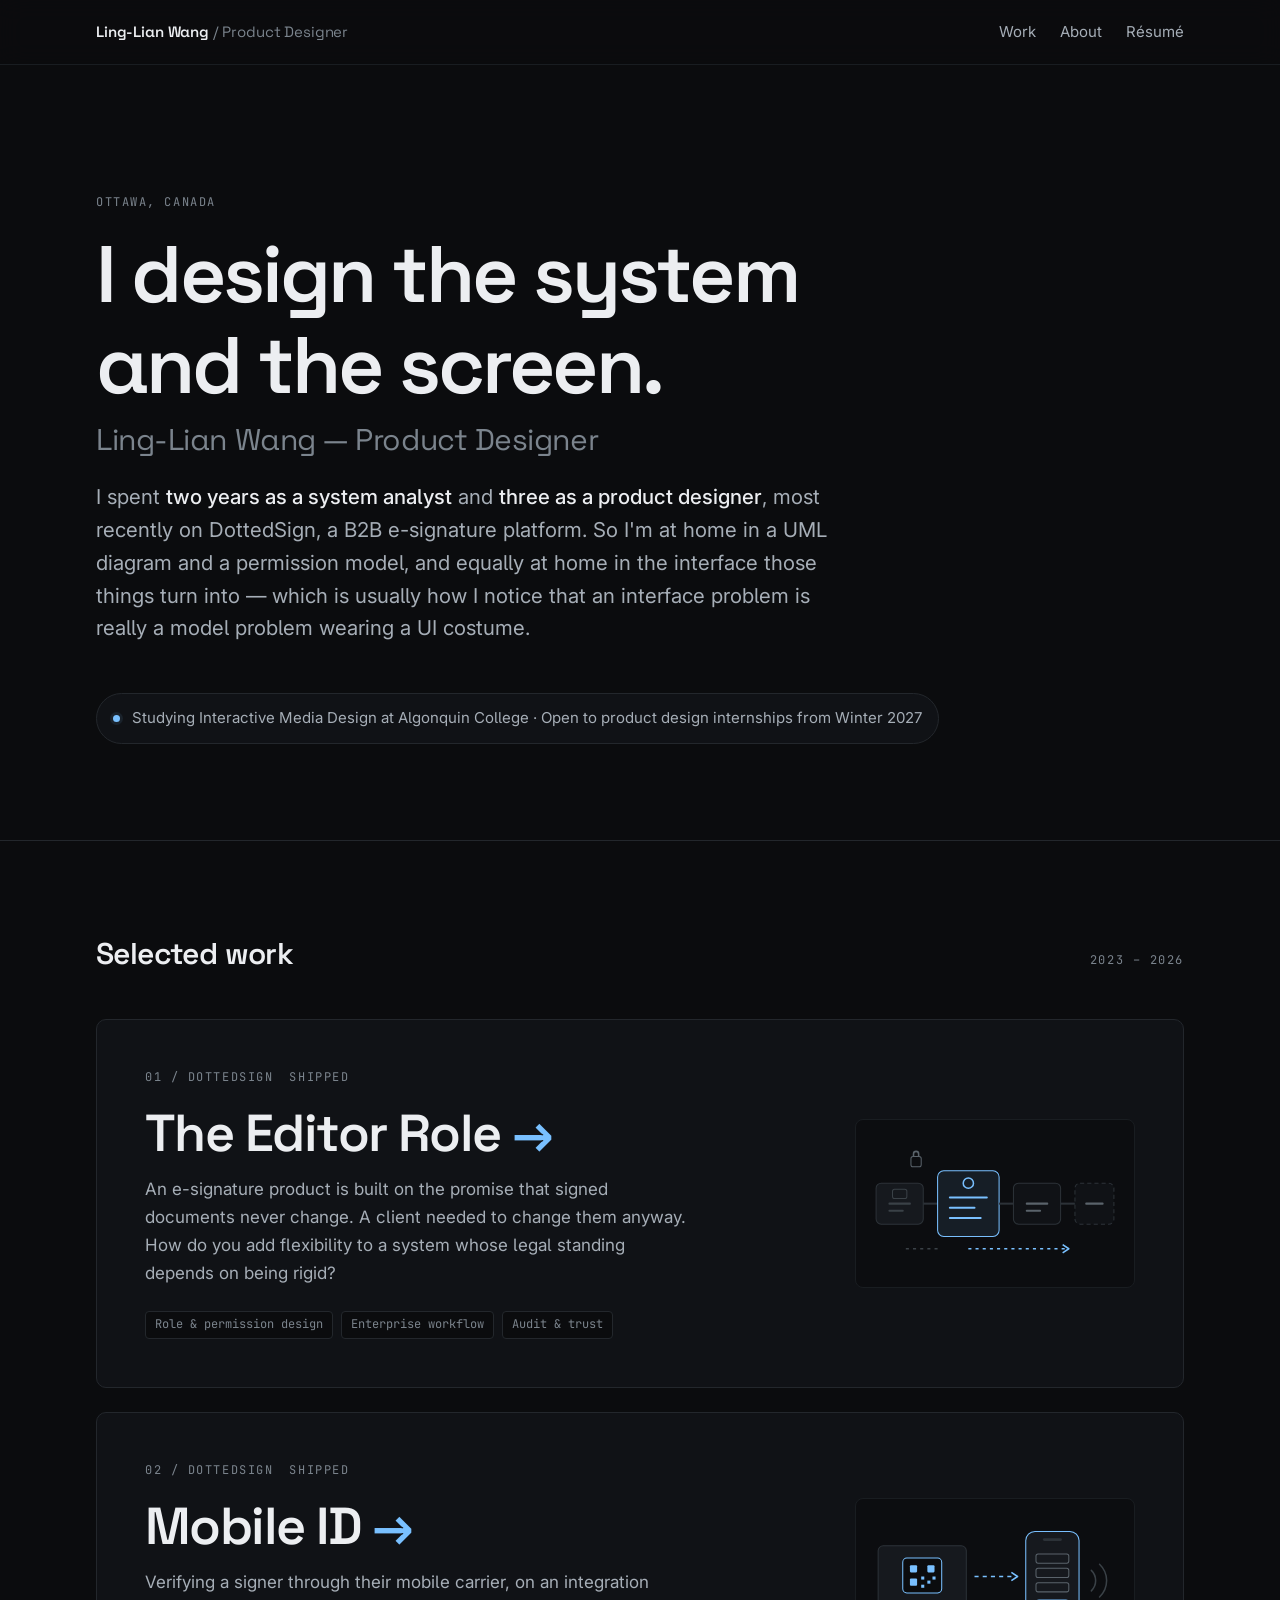
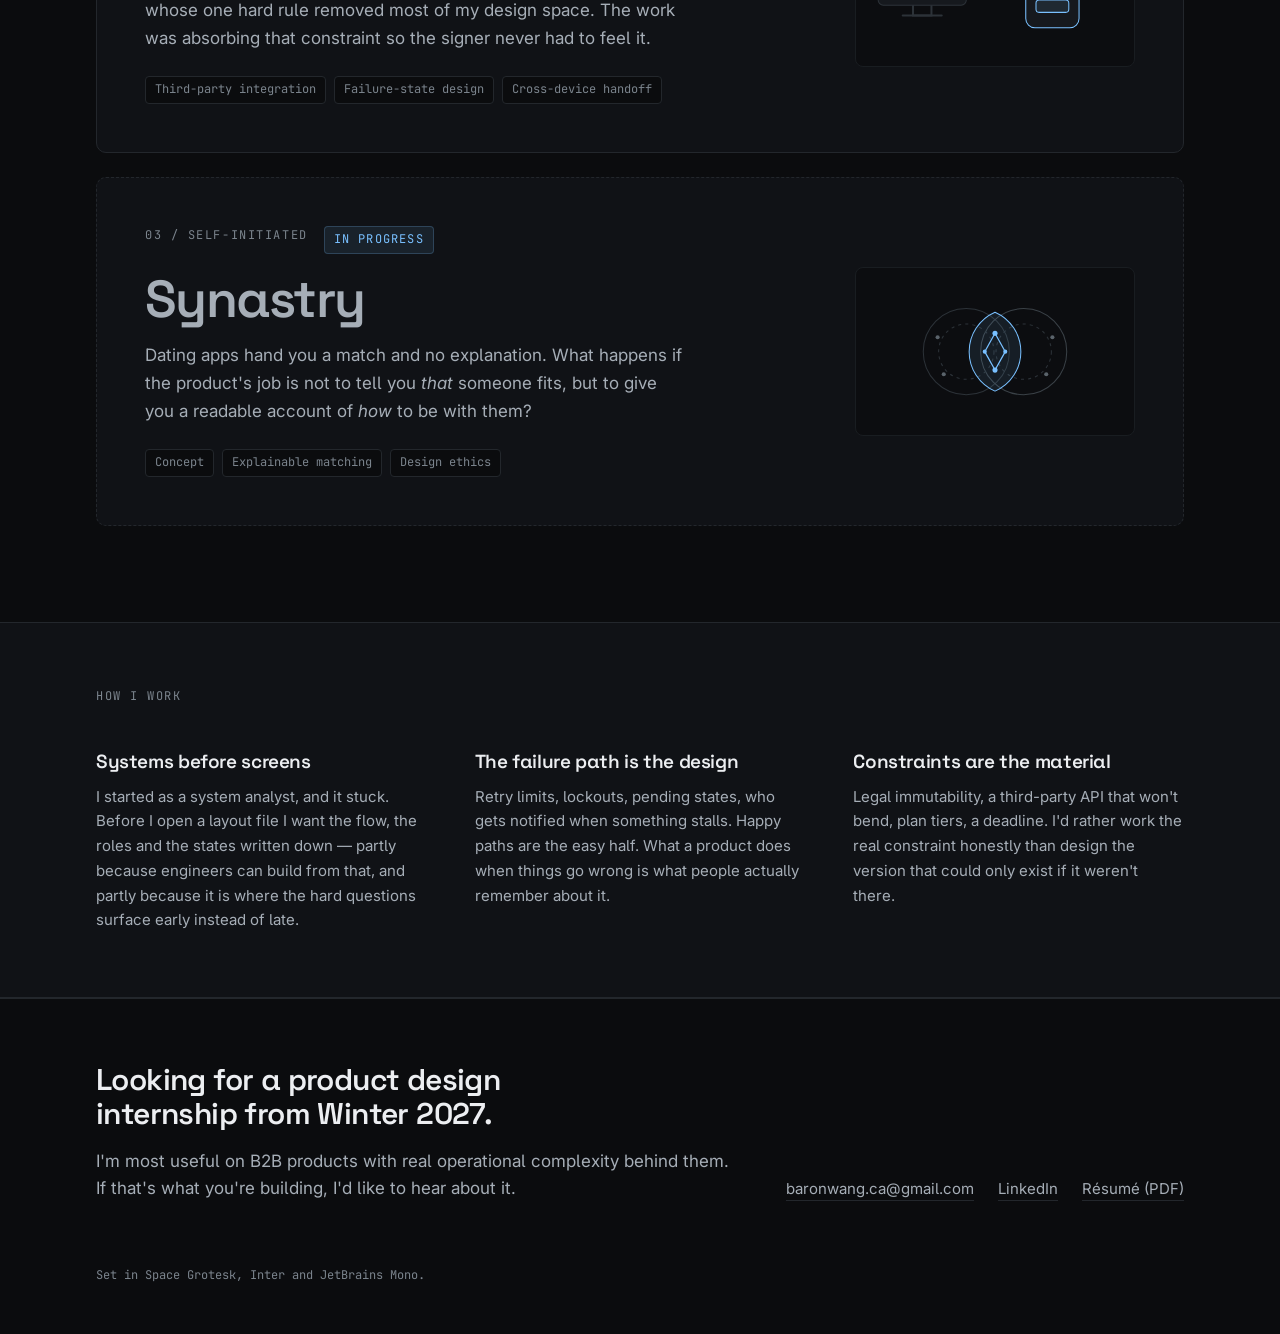
<file: index.html>
<!doctype html>
<html lang="en">
<head>
<meta charset="utf-8">
<meta name="viewport" content="width=device-width, initial-scale=1">
<title>Ling-Lian Wang — Product Designer</title>
<meta name="description" content="Product designer with five years building B2B software for enterprise clients. Currently studying in Ottawa and seeking a product design internship from Winter 2027.">
<link rel="stylesheet" href="css/main.css">
</head>
<body>
<a class="skip" href="#main">Skip to content</a>

<header class="site-head">
  <div class="wrap">
    <a class="brand" href="index.html">Ling-Lian Wang <span>/ Product Designer</span></a>
    <nav class="nav" aria-label="Main">
      <a href="#work">Work</a>
      <a href="about.html">About</a>
      <a href="assets/Ling-Lian-Wang-Resume.pdf">Résumé</a>
    </nav>
  </div>
</header>

<main id="main">

  <!-- ============ hero ============ -->
  <section class="hero">
    <div class="wrap">
      <p class="label">Ottawa, Canada</p>
      <h1>
        I design the system <br class="br-lg">and the screen.
        <span class="sub">Ling-Lian Wang — Product Designer</span>
      </h1>
      <p class="hero-lead">
        I spent <strong>two years as a system analyst</strong> and <strong>three as a product
        designer</strong>, most recently on DottedSign, a B2B e-signature platform. So I'm at
        home in a UML diagram and a permission model, and equally at home in the interface
        those things turn into — which is usually how I notice that an interface problem is
        really a model problem wearing a UI costume.
      </p>
      <p class="availability">
        <span class="dot" aria-hidden="true"></span>
        Studying Interactive Media Design at Algonquin College · Open to product design internships from Winter 2027
      </p>
    </div>
  </section>

  <!-- ============ work ============ -->
  <section class="section" id="work">
    <div class="wrap">
      <div class="section-head">
        <h2>Selected work</h2>
        <p class="label">2023 &ndash; 2026</p>
      </div>

      <ul class="work-list">

        <!-- Case 1 -->
        <li class="card reveal">
          <div>
            <div class="card-meta">
              <span class="label">01 / DottedSign</span>
              <span class="label">Shipped</span>
            </div>
            <h3><a href="editor-role.html">The Editor Role <span class="arrow" aria-hidden="true">&rarr;</span></a></h3>
            <p class="card-thesis">
              An e-signature product is built on the promise that signed documents never change.
              A client needed to change them anyway. How do you add flexibility to a system whose
              legal standing depends on being rigid?
            </p>
            <div class="card-tags">
              <span class="tag">Role &amp; permission design</span>
              <span class="tag">Enterprise workflow</span>
              <span class="tag">Audit &amp; trust</span>
            </div>
          </div>
          <div class="card-visual" aria-hidden="true">
            <svg viewBox="0 0 240 132" fill="none" xmlns="http://www.w3.org/2000/svg">
              <!-- signed, locked stages -->
              <rect x="4" y="46" width="46" height="40" rx="5" fill="var(--dg-fill)" stroke="var(--dg-line)"/>
              <path d="M17 66h20M17 73h13" stroke="var(--dg-ink)" stroke-width="2" stroke-linecap="round"/>
              <rect x="20" y="52" width="14" height="9" rx="2" stroke="var(--dg-ink)"/>
              <path d="M50 66h14" stroke="var(--dg-line)" stroke-width="2"/>
              <!-- editor stage (accent) -->
              <rect x="64" y="34" width="60" height="64" rx="6" fill="var(--accent-wash)" stroke="var(--accent)"/>
              <path d="M76 60h36M76 70h24M76 80h30" stroke="var(--accent)" stroke-width="2" stroke-linecap="round"/>
              <circle cx="94" cy="46" r="5" stroke="var(--accent)" stroke-width="1.5"/>
              <path d="M124 66h14" stroke="var(--dg-line)" stroke-width="2"/>
              <!-- editable downstream stages -->
              <rect x="138" y="46" width="46" height="40" rx="5" fill="var(--dg-fill-soft)" stroke="var(--dg-line)"/>
              <path d="M151 66h20M151 73h13" stroke="var(--dg-ink-strong)" stroke-width="2" stroke-linecap="round"/>
              <path d="M184 66h14" stroke="var(--dg-line)" stroke-width="2"/>
              <rect x="198" y="46" width="38" height="40" rx="5" fill="var(--dg-fill-soft)" stroke="var(--dg-line)"
                    stroke-dasharray="4 3"/>
              <path d="M209 66h16" stroke="var(--dg-ink-strong)" stroke-width="2" stroke-linecap="round"/>
              <!-- direction of authority -->
              <path d="M94 110h96" stroke="var(--accent)" stroke-width="1.5" stroke-dasharray="3 4"/>
              <path d="m186 106 6 4-6 4" stroke="var(--accent)" stroke-width="1.5" stroke-linejoin="round"/>
              <path d="M64 110H30" stroke="var(--dg-ink)" stroke-width="1.5" stroke-dasharray="3 4"/>
              <rect x="38" y="20" width="10" height="10" rx="2" stroke="var(--dg-ink-strong)"/>
              <path d="M40.5 20v-2.5a2.5 2.5 0 0 1 5 0V20" stroke="var(--dg-ink-strong)" stroke-width="1.5"/>
            </svg>
          </div>
        </li>

        <!-- Case 2 -->
        <li class="card reveal">
          <div>
            <div class="card-meta">
              <span class="label">02 / DottedSign</span>
              <span class="label">Shipped</span>
            </div>
            <h3><a href="mobile-id.html">Mobile ID <span class="arrow" aria-hidden="true">&rarr;</span></a></h3>
            <p class="card-thesis">
              Verifying a signer through their mobile carrier, on an integration whose one hard
              rule removed most of my design space. The work was absorbing that constraint so the
              signer never had to feel it.
            </p>
            <div class="card-tags">
              <span class="tag">Third-party integration</span>
              <span class="tag">Failure-state design</span>
              <span class="tag">Cross-device handoff</span>
            </div>
          </div>
          <div class="card-visual" aria-hidden="true">
            <svg viewBox="0 0 240 132" fill="none" xmlns="http://www.w3.org/2000/svg">
              <!-- desktop -->
              <rect x="6" y="30" width="86" height="58" rx="5" fill="var(--dg-fill)" stroke="var(--dg-line)"/>
              <path d="M40 88v10h18V88" stroke="var(--dg-line)" stroke-width="2"/>
              <path d="M30 98h38" stroke="var(--dg-line)" stroke-width="2" stroke-linecap="round"/>
              <!-- qr in modal -->
              <rect x="30" y="42" width="38" height="34" rx="4" fill="var(--dg-fill-deep)" stroke="var(--accent)"/>
              <g fill="var(--accent)">
                <rect x="37" y="49" width="7" height="7" rx="1"/>
                <rect x="54" y="49" width="7" height="7" rx="1"/>
                <rect x="37" y="62" width="7" height="7" rx="1"/>
                <rect x="48" y="60" width="3" height="3"/><rect x="54" y="64" width="3" height="3"/>
                <rect x="59" y="60" width="3" height="3"/><rect x="48" y="68" width="3" height="3"/>
              </g>
              <!-- handoff -->
              <path d="M100 60h40" stroke="var(--accent)" stroke-width="1.5" stroke-dasharray="4 4"/>
              <path d="m136 56 6 4-6 4" stroke="var(--accent)" stroke-width="1.5" stroke-linejoin="round"/>
              <!-- phone -->
              <rect x="150" y="16" width="52" height="94" rx="9" fill="var(--dg-fill)" stroke="var(--accent)"/>
              <path d="M168 24h16" stroke="var(--dg-line)" stroke-width="2.5" stroke-linecap="round"/>
              <rect x="160" y="38" width="32" height="9" rx="2" stroke="var(--dg-ink-strong)"/>
              <rect x="160" y="52" width="32" height="9" rx="2" stroke="var(--dg-ink-strong)"/>
              <rect x="160" y="66" width="32" height="9" rx="2" stroke="var(--dg-ink-strong)"/>
              <rect x="160" y="83" width="32" height="12" rx="3" fill="var(--accent-wash)" stroke="var(--accent)"/>
              <!-- carrier signal -->
              <path d="M214 74a14 14 0 0 0 0-20M222 80a22 22 0 0 0 0-32" stroke="var(--dg-ink)"
                    stroke-width="1.5" stroke-linecap="round"/>
            </svg>
          </div>
        </li>

        <!-- Case 3 -->
        <li class="card is-wip reveal">
          <div>
            <div class="card-meta">
              <span class="label">03 / Self-initiated</span>
              <span class="badge-wip">In progress</span>
            </div>
            <h3>Synastry</h3>
            <p class="card-thesis">
              Dating apps hand you a match and no explanation. What happens if the product's job
              is not to tell you <em>that</em> someone fits, but to give you a readable account of
              <em>how</em> to be with them?
            </p>
            <div class="card-tags">
              <span class="tag">Concept</span>
              <span class="tag">Explainable matching</span>
              <span class="tag">Design ethics</span>
            </div>
          </div>
          <div class="card-visual" aria-hidden="true">
            <svg viewBox="0 0 240 132" fill="none" xmlns="http://www.w3.org/2000/svg">
              <circle cx="92" cy="66" r="42" stroke="var(--dg-line)"/>
              <circle cx="148" cy="66" r="42" stroke="var(--dg-ink)"/>
              <circle cx="92" cy="66" r="27" stroke="var(--dg-line)" stroke-dasharray="3 4"/>
              <circle cx="148" cy="66" r="27" stroke="var(--dg-line)" stroke-dasharray="3 4"/>
              <path d="M120 27.5a42 42 0 0 1 0 77 42 42 0 0 1 0-77Z" fill="var(--accent-wash)" stroke="var(--accent)"/>
              <circle cx="120" cy="48" r="2.5" fill="var(--accent)"/>
              <circle cx="120" cy="84" r="2.5" fill="var(--accent)"/>
              <circle cx="110" cy="66" r="2" fill="var(--accent)"/>
              <circle cx="130" cy="66" r="2" fill="var(--accent)"/>
              <path d="M120 48 110 66l10 18 10-18Z" stroke="var(--accent)" stroke-width="1.2"/>
              <circle cx="64" cy="52" r="2" fill="var(--dg-ink-strong)"/>
              <circle cx="70" cy="88" r="2" fill="var(--dg-ink-strong)"/>
              <circle cx="176" cy="52" r="2" fill="var(--dg-ink-strong)"/>
              <circle cx="170" cy="88" r="2" fill="var(--dg-ink-strong)"/>
            </svg>
          </div>
        </li>

      </ul>
    </div>
  </section>

  <!-- ============ practice ============ -->
  <section class="practice">
    <div class="wrap">
      <p class="label">How I work</p>
      <div class="practice-grid" style="margin-top: var(--s-6)">
        <div class="practice-item">
          <h3>Systems before screens</h3>
          <p>
            I started as a system analyst, and it stuck. Before I open a layout file I want the
            flow, the roles and the states written down — partly because engineers can build from
            that, and partly because it is where the hard questions surface early instead of late.
          </p>
        </div>
        <div class="practice-item">
          <h3>The failure path is the design</h3>
          <p>
            Retry limits, lockouts, pending states, who gets notified when something stalls.
            Happy paths are the easy half. What a product does when things go wrong is what
            people actually remember about it.
          </p>
        </div>
        <div class="practice-item">
          <h3>Constraints are the material</h3>
          <p>
            Legal immutability, a third-party API that won't bend, plan tiers, a deadline.
            I'd rather work the real constraint honestly than design the version that could
            only exist if it weren't there.
          </p>
        </div>
      </div>
    </div>
  </section>

</main>

<!-- ============ footer ============ -->
<footer class="site-foot">
  <div class="wrap">
    <div class="foot-grid">
      <div>
        <h2>Looking for a product design internship from Winter&nbsp;2027.</h2>
        <p class="hero-lead" style="font-size: var(--fs-body)">
          I'm most useful on B2B products with real operational complexity behind them.
          If that's what you're building, I'd like to hear about it.
        </p>
      </div>
      <ul class="contact-list">
        <li><a href="mailto:baronwang.ca@gmail.com">baronwang.ca@gmail.com</a></li>
        <li><a href="https://www.linkedin.com/in/ling-lian-wang">LinkedIn</a></li>
        <li><a href="assets/Ling-Lian-Wang-Resume.pdf">Résumé (PDF)</a></li>
      </ul>
    </div>
    <p class="colophon">
      Set in Space Grotesk, Inter and JetBrains Mono.
    </p>
  </div>
</footer>

<script>
  (function () {
    var reduce = window.matchMedia('(prefers-reduced-motion: reduce)').matches;
    var items = document.querySelectorAll('.reveal');
    if (reduce || !('IntersectionObserver' in window)) {
      items.forEach(function (el) { el.classList.add('in'); });
      return;
    }
    var io = new IntersectionObserver(function (entries) {
      entries.forEach(function (e, i) {
        if (!e.isIntersecting) return;
        setTimeout(function () { e.target.classList.add('in'); }, i * 60);
        io.unobserve(e.target);
      });
    }, { rootMargin: '0px 0px -8% 0px' });
    items.forEach(function (el) { io.observe(el); });
  })();
</script>
</body>
</html>
</file>
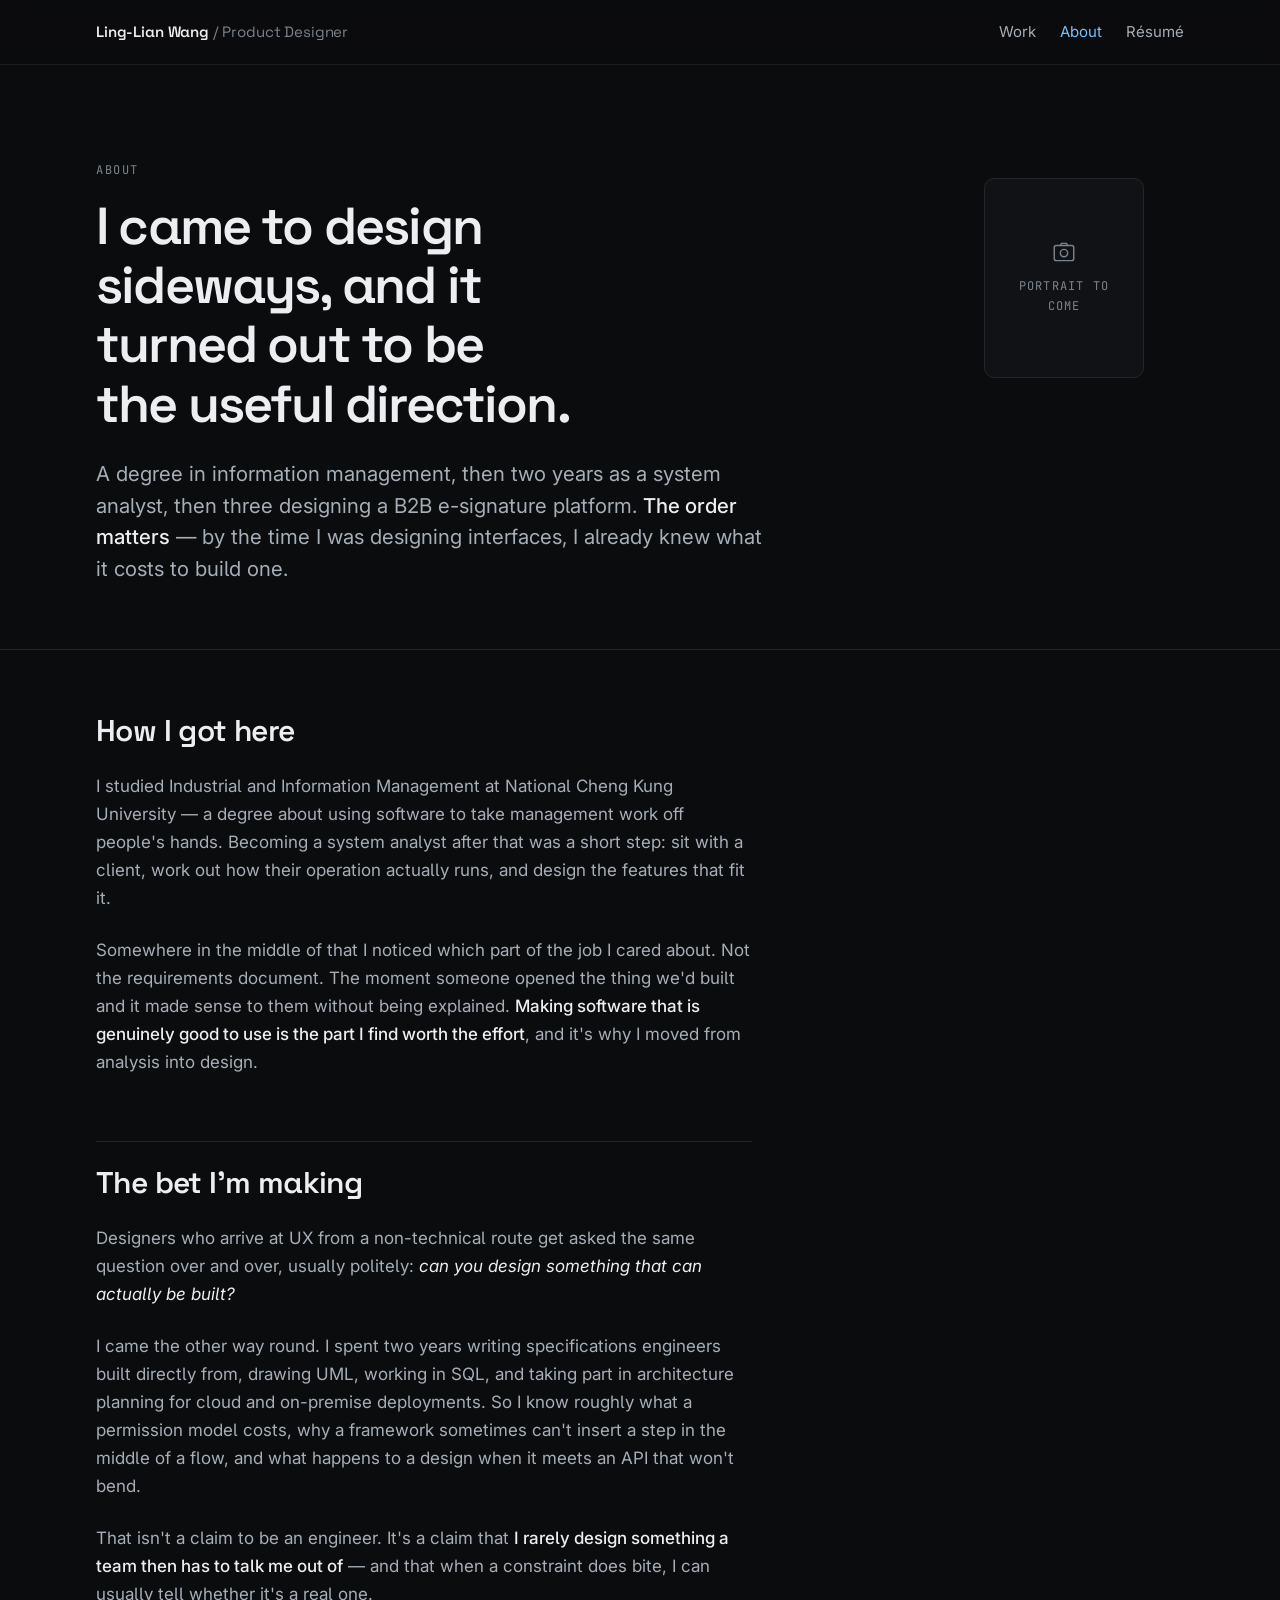
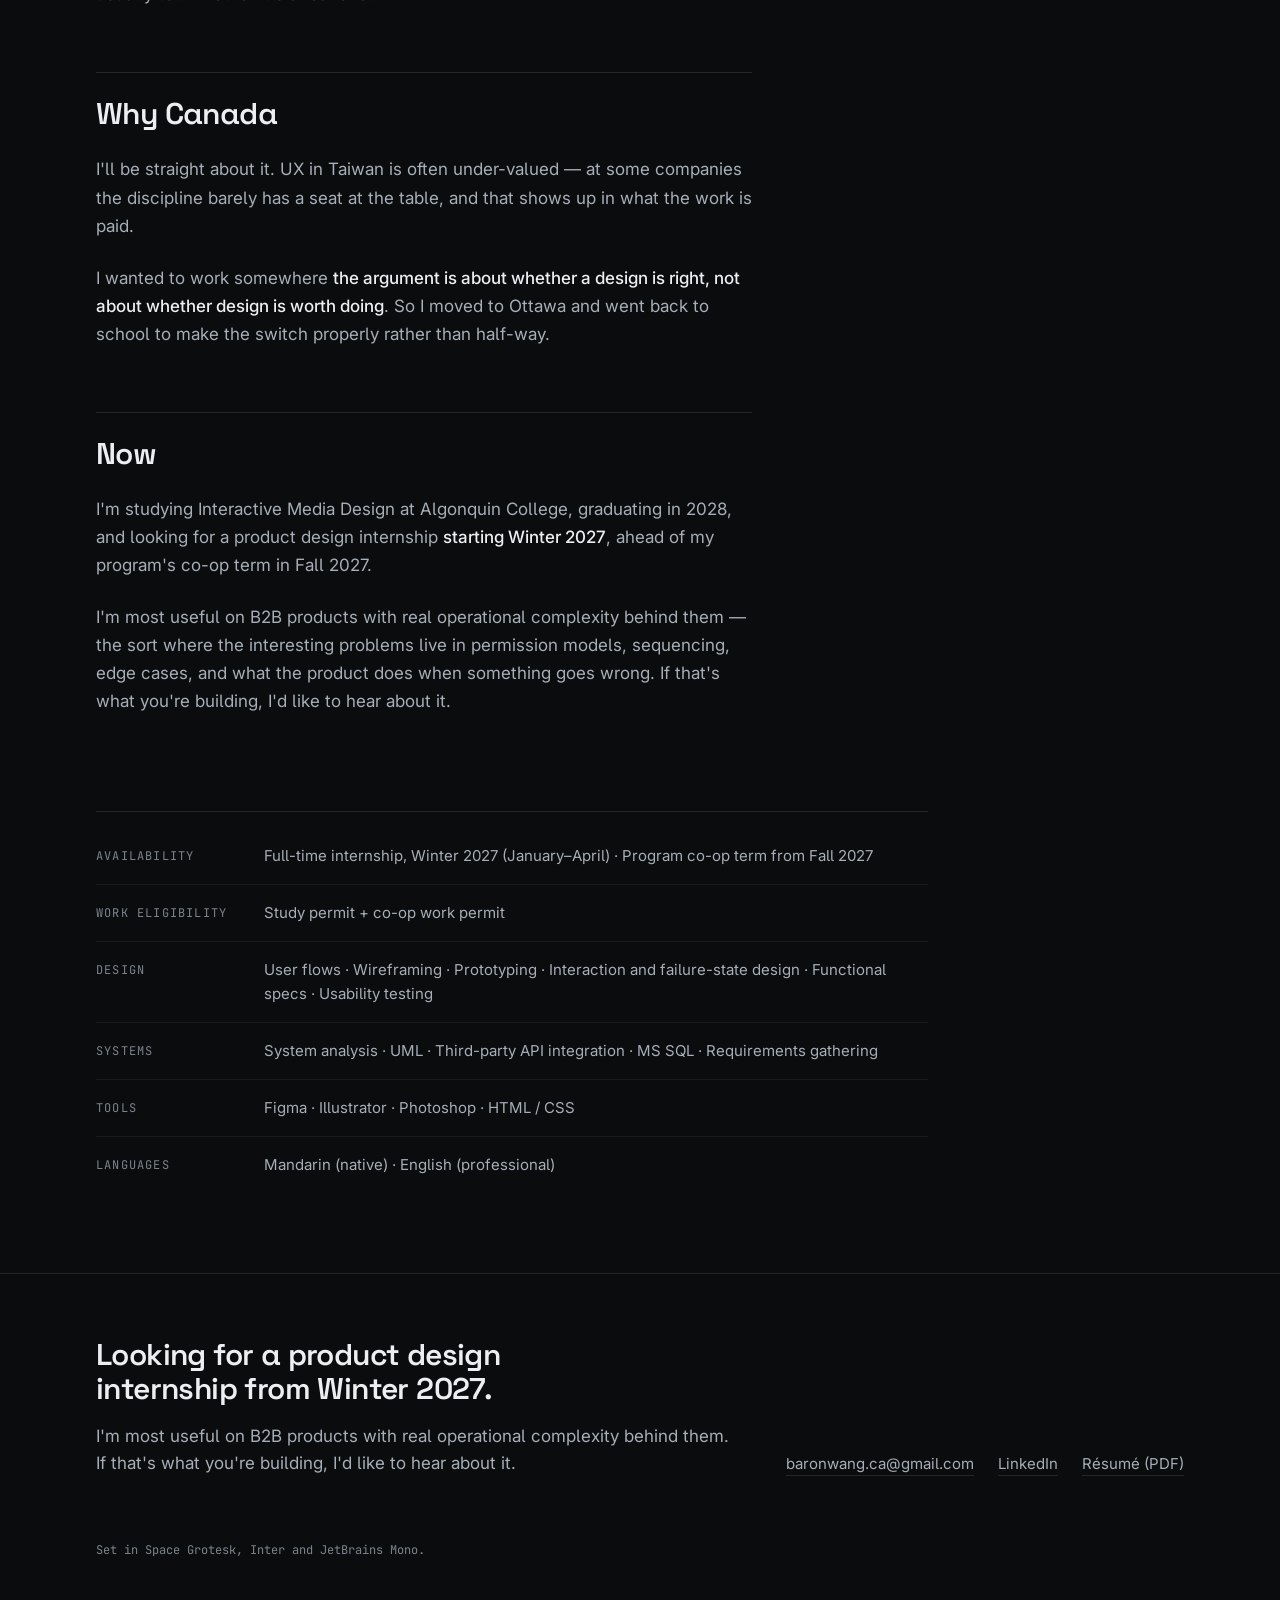
<file: about.html>
<!doctype html>
<html lang="en">
<head>
<meta charset="utf-8">
<meta name="viewport" content="width=device-width, initial-scale=1">
<title>About — Ling-Lian Wang</title>
<meta name="description" content="Product designer who came to design through information management and two years as a system analyst. Studying in Ottawa, seeking a product design internship from Winter 2027.">
<link rel="stylesheet" href="css/main.css">
</head>
<body>
<a class="skip" href="#main">Skip to content</a>

<header class="site-head">
  <div class="wrap">
    <a class="brand" href="index.html">Ling-Lian Wang <span>/ Product Designer</span></a>
    <nav class="nav" aria-label="Main">
      <a href="index.html#work">Work</a>
      <a href="about.html" aria-current="page">About</a>
      <a href="assets/Ling-Lian-Wang-Resume.pdf">Résumé</a>
    </nav>
  </div>
</header>

<main id="main">

  <header class="about-head">
    <div class="wrap">
      <div class="about-grid">
        <div>
          <p class="label">About</p>
          <h1 style="margin-top:var(--s-4)">I came to design sideways, and it turned out to be the useful direction.</h1>
          <p class="about-lead">
            A degree in information management, then two years as a system analyst, then three
            designing a B2B e-signature platform. <strong>The order matters</strong> — by the time
            I was designing interfaces, I already knew what it costs to build one.
          </p>
        </div>
        <figure class="portrait">
          <!-- Replace this block with <img src="assets/portrait.jpg" alt="Ling-Lian Wang"> -->
          <figcaption class="ph">
            <svg viewBox="0 0 24 24" fill="none" stroke="currentColor" aria-hidden="true">
              <rect x="3" y="6" width="18" height="14" rx="2"/>
              <circle cx="12" cy="13" r="3.4"/>
              <path d="M8.5 6l1.2-2h4.6L15.5 6"/>
            </svg>
            Portrait to come
          </figcaption>
        </figure>
      </div>
    </div>
  </header>

  <div class="about-body">
    <div class="wrap">

      <h2>How I got here</h2>
      <p>
        I studied Industrial and Information Management at National Cheng Kung University — a
        degree about using software to take management work off people's hands. Becoming a system
        analyst after that was a short step: sit with a client, work out how their operation
        actually runs, and design the features that fit it.
      </p>
      <p>
        Somewhere in the middle of that I noticed which part of the job I cared about. Not the
        requirements document. The moment someone opened the thing we'd built and it made sense to
        them without being explained. <strong>Making software that is genuinely good to use is the
        part I find worth the effort</strong>, and it's why I moved from analysis into design.
      </p>

      <h2>The bet I'm making</h2>
      <p>
        Designers who arrive at UX from a non-technical route get asked the same question over and
        over, usually politely: <em>can you design something that can actually be built?</em>
      </p>
      <p>
        I came the other way round. I spent two years writing specifications engineers built
        directly from, drawing UML, working in SQL, and taking part in architecture planning for
        cloud and on-premise deployments. So I know roughly what a permission model costs, why a
        framework sometimes can't insert a step in the middle of a flow, and what happens to a
        design when it meets an API that won't bend.
      </p>
      <p>
        That isn't a claim to be an engineer. It's a claim that <strong>I rarely design something a
        team then has to talk me out of</strong> — and that when a constraint does bite, I can
        usually tell whether it's a real one.
      </p>

      <h2>Why Canada</h2>
      <p>
        I'll be straight about it. UX in Taiwan is often under-valued — at some companies the
        discipline barely has a seat at the table, and that shows up in what the work is paid.
      </p>
      <p>
        I wanted to work somewhere <strong>the argument is about whether a design is right, not
        about whether design is worth doing</strong>. So I moved to Ottawa and went back to school
        to make the switch properly rather than half-way.
      </p>

      <h2>Now</h2>
      <p>
        I'm studying Interactive Media Design at Algonquin College, graduating in 2028, and looking
        for a product design internship <strong>starting Winter 2027</strong>, ahead of my program's co-op
        term in Fall 2027.
      </p>
      <p>
        I'm most useful on B2B products with real operational complexity behind them — the sort
        where the interesting problems live in permission models, sequencing, edge cases, and what
        the product does when something goes wrong. If that's what you're building, I'd like to
        hear about it.
      </p>

      <div class="facts">
        <dl>
          <div><dt>Availability</dt><dd>Full-time internship, Winter 2027 (January&ndash;April) ·
            Program co-op term from Fall 2027</dd></div>
          <div><dt>Work eligibility</dt><dd>Study permit + co-op work permit</dd></div>
          <div><dt>Design</dt><dd>User flows · Wireframing · Prototyping · Interaction and
            failure-state design · Functional specs · Usability testing</dd></div>
          <div><dt>Systems</dt><dd>System analysis · UML · Third-party API integration · MS SQL ·
            Requirements gathering</dd></div>
          <div><dt>Tools</dt><dd>Figma · Illustrator · Photoshop · HTML / CSS</dd></div>
          <div><dt>Languages</dt><dd>Mandarin (native) · English (professional)</dd></div>
        </dl>
      </div>
    </div>
  </div>
</main>

<footer class="site-foot">
  <div class="wrap">
    <div class="foot-grid">
      <div>
        <h2>Looking for a product design internship from Winter&nbsp;2027.</h2>
        <p class="hero-lead" style="font-size: var(--fs-body)">
          I'm most useful on B2B products with real operational complexity behind them.
          If that's what you're building, I'd like to hear about it.
        </p>
      </div>
      <ul class="contact-list">
        <li><a href="mailto:baronwang.ca@gmail.com">baronwang.ca@gmail.com</a></li>
        <li><a href="https://www.linkedin.com/in/ling-lian-wang">LinkedIn</a></li>
        <li><a href="assets/Ling-Lian-Wang-Resume.pdf">Résumé (PDF)</a></li>
      </ul>
    </div>
    <p class="colophon">
      Set in Space Grotesk, Inter and JetBrains Mono.
    </p>
  </div>
</footer>
</body>
</html>
</file>
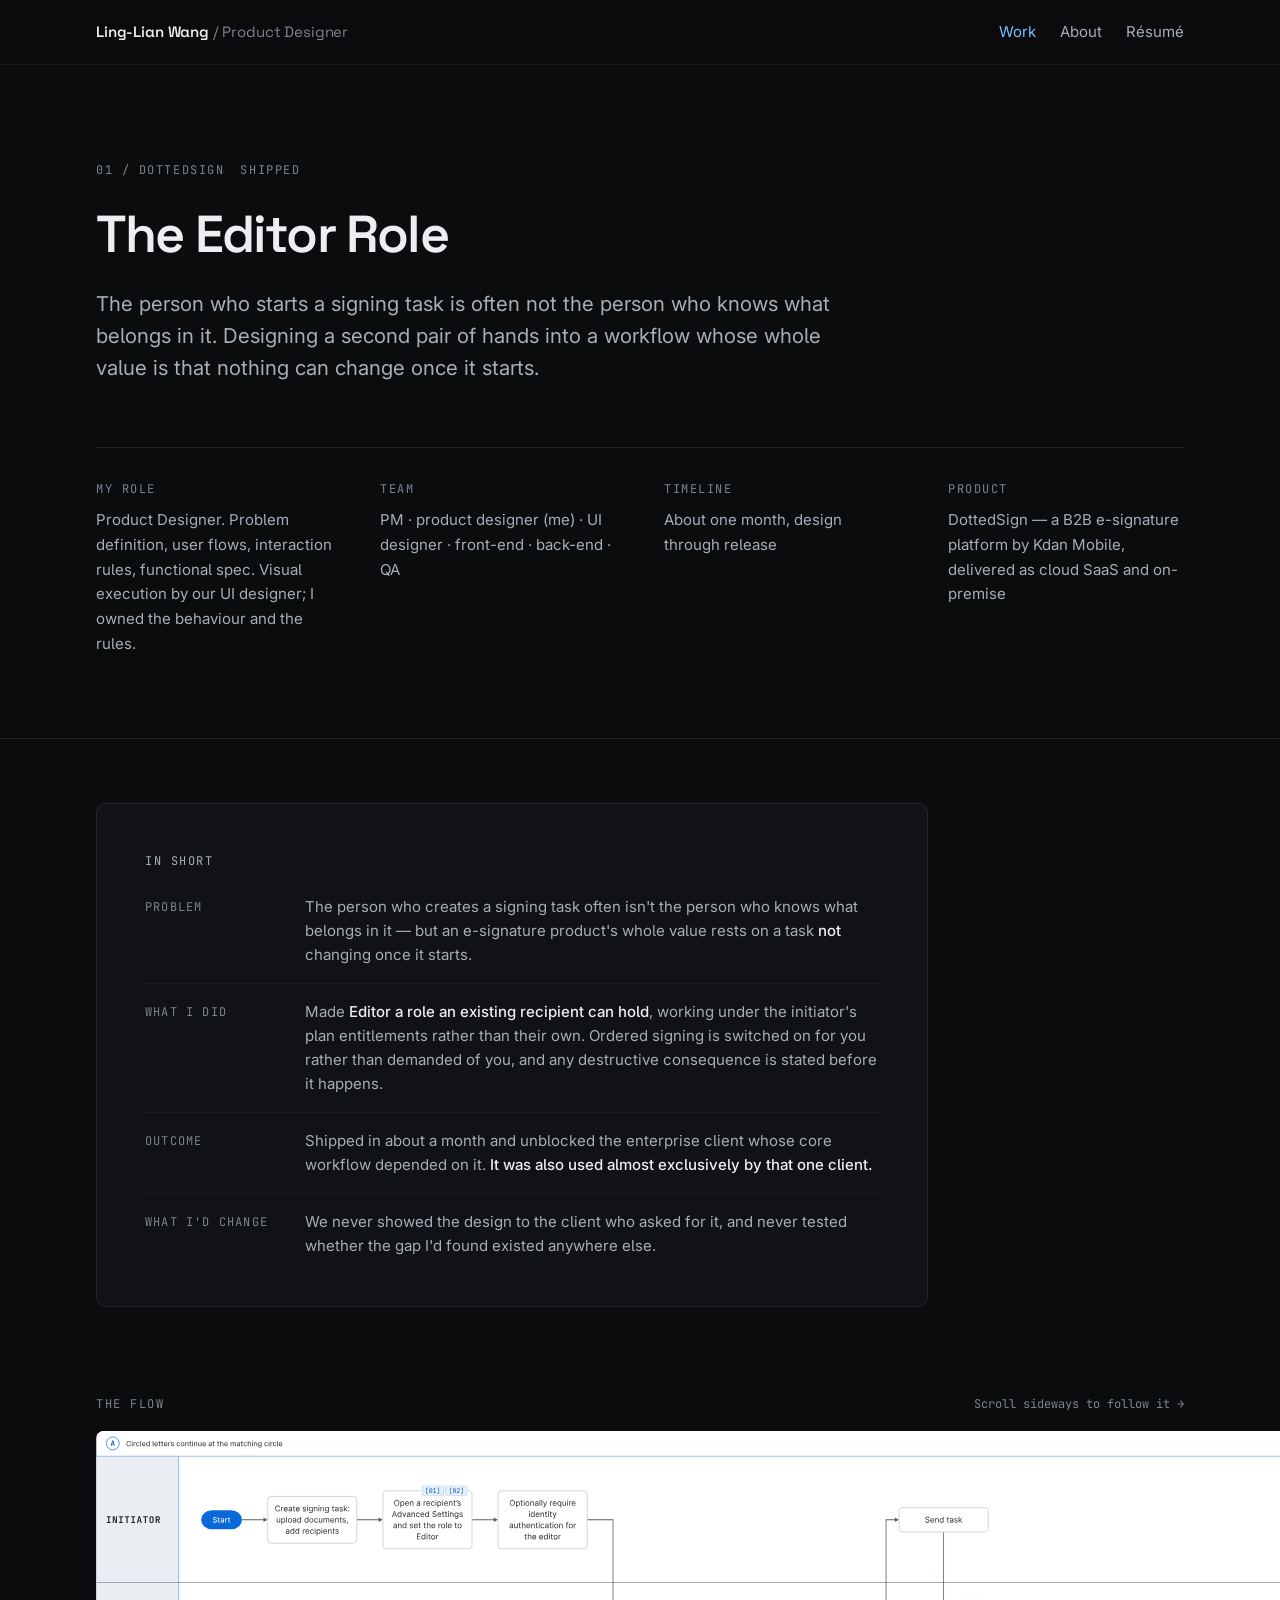
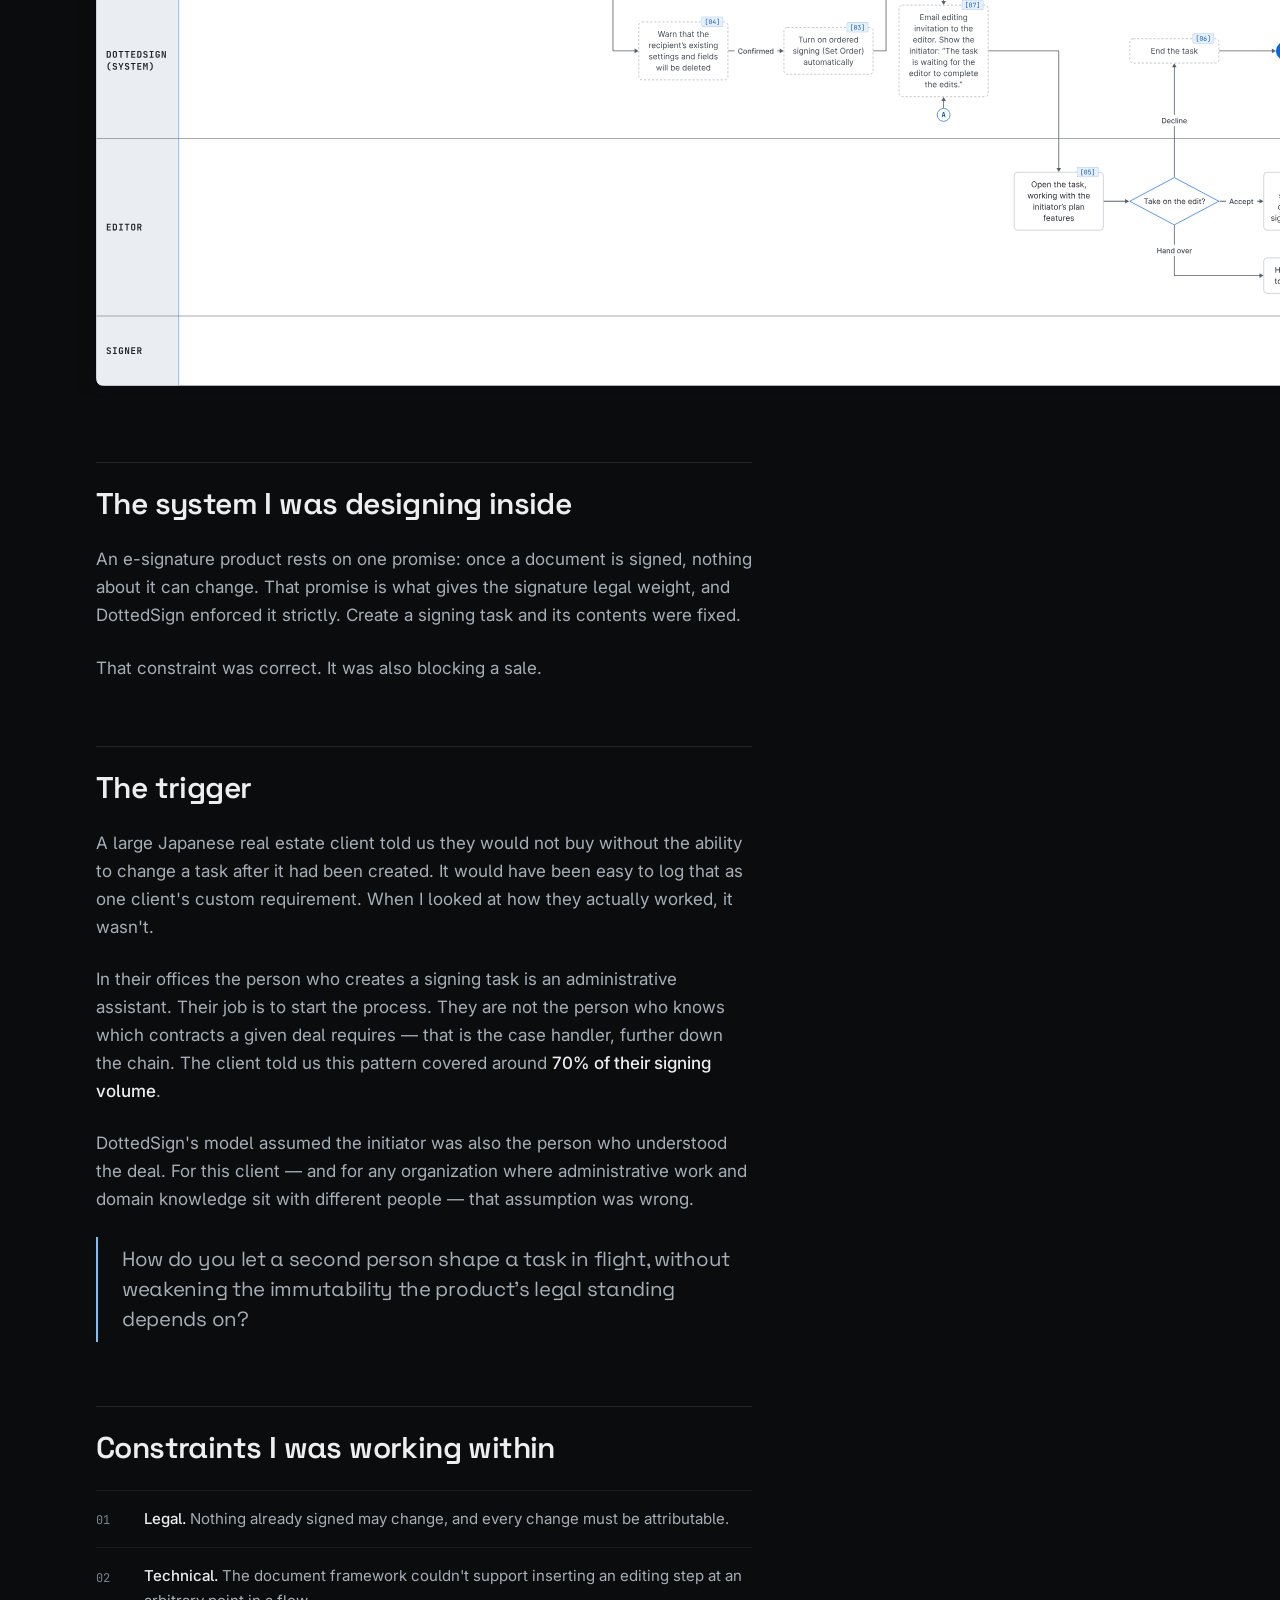
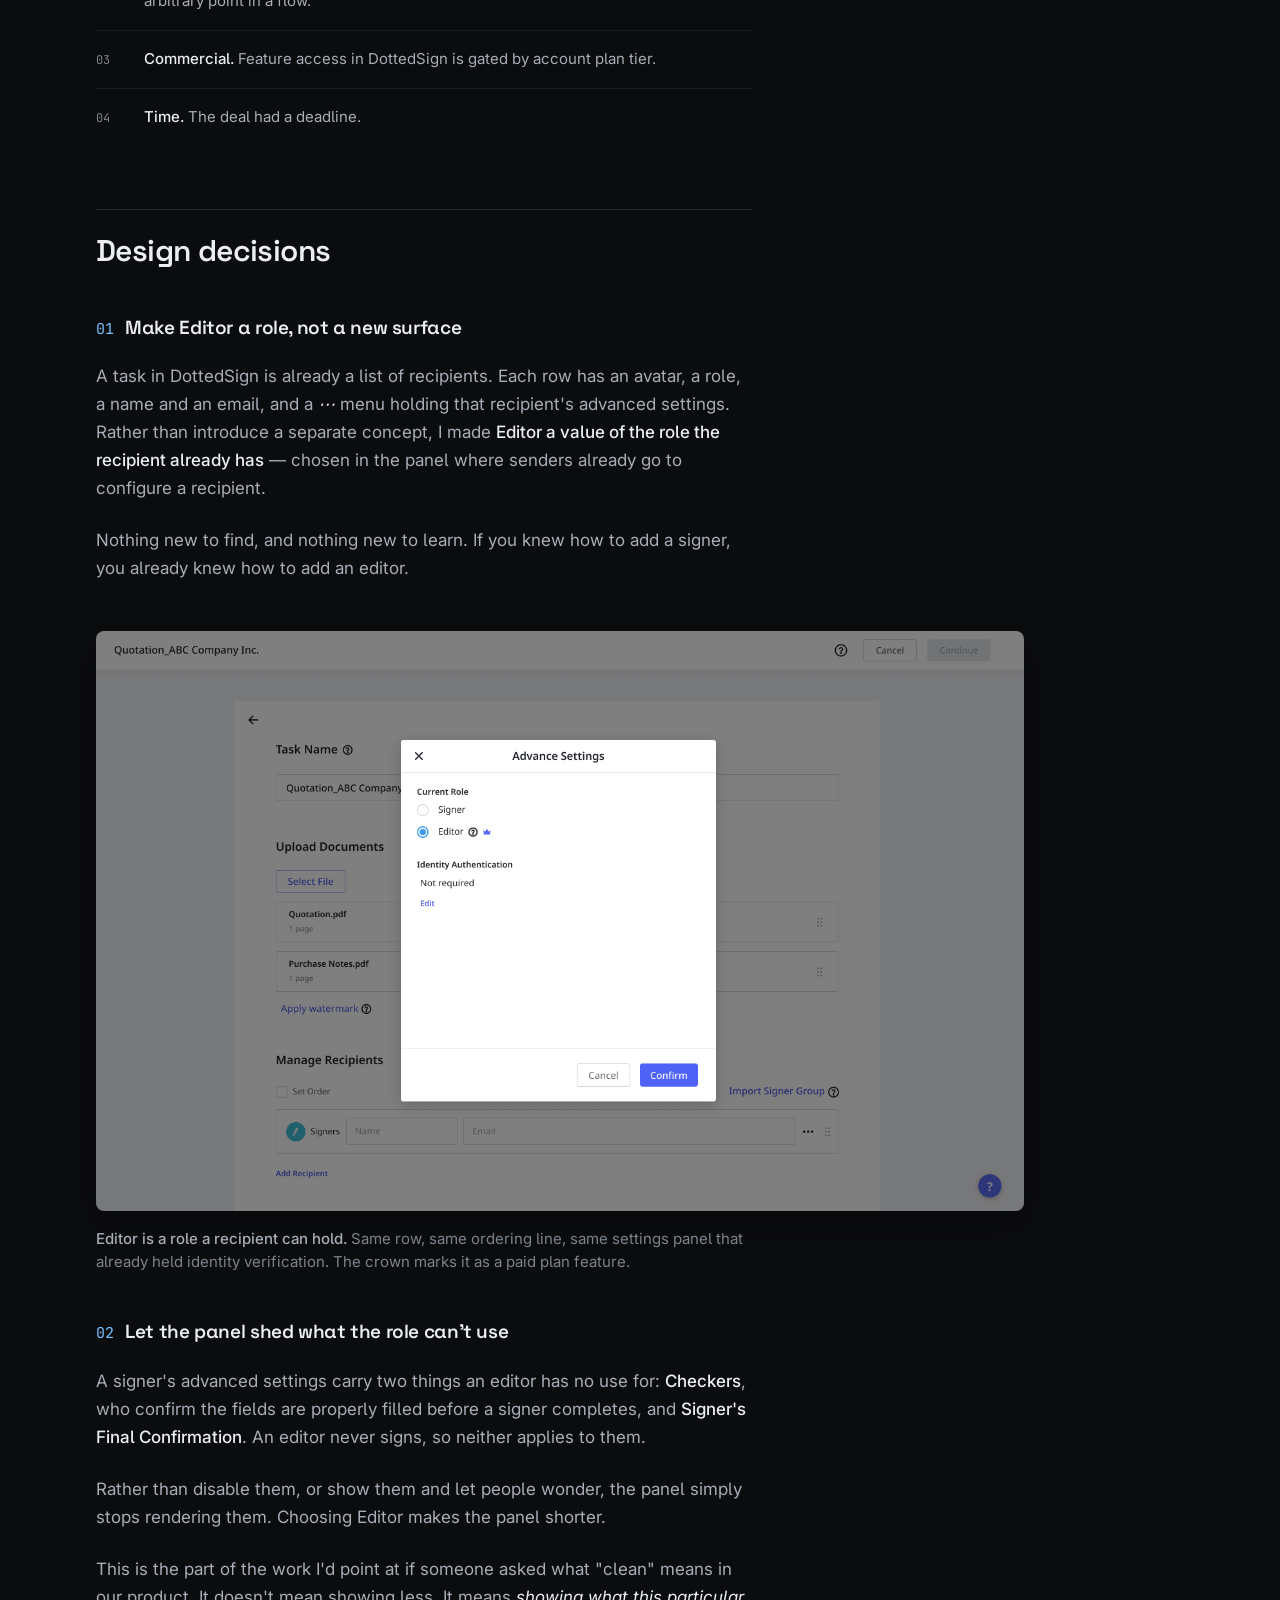
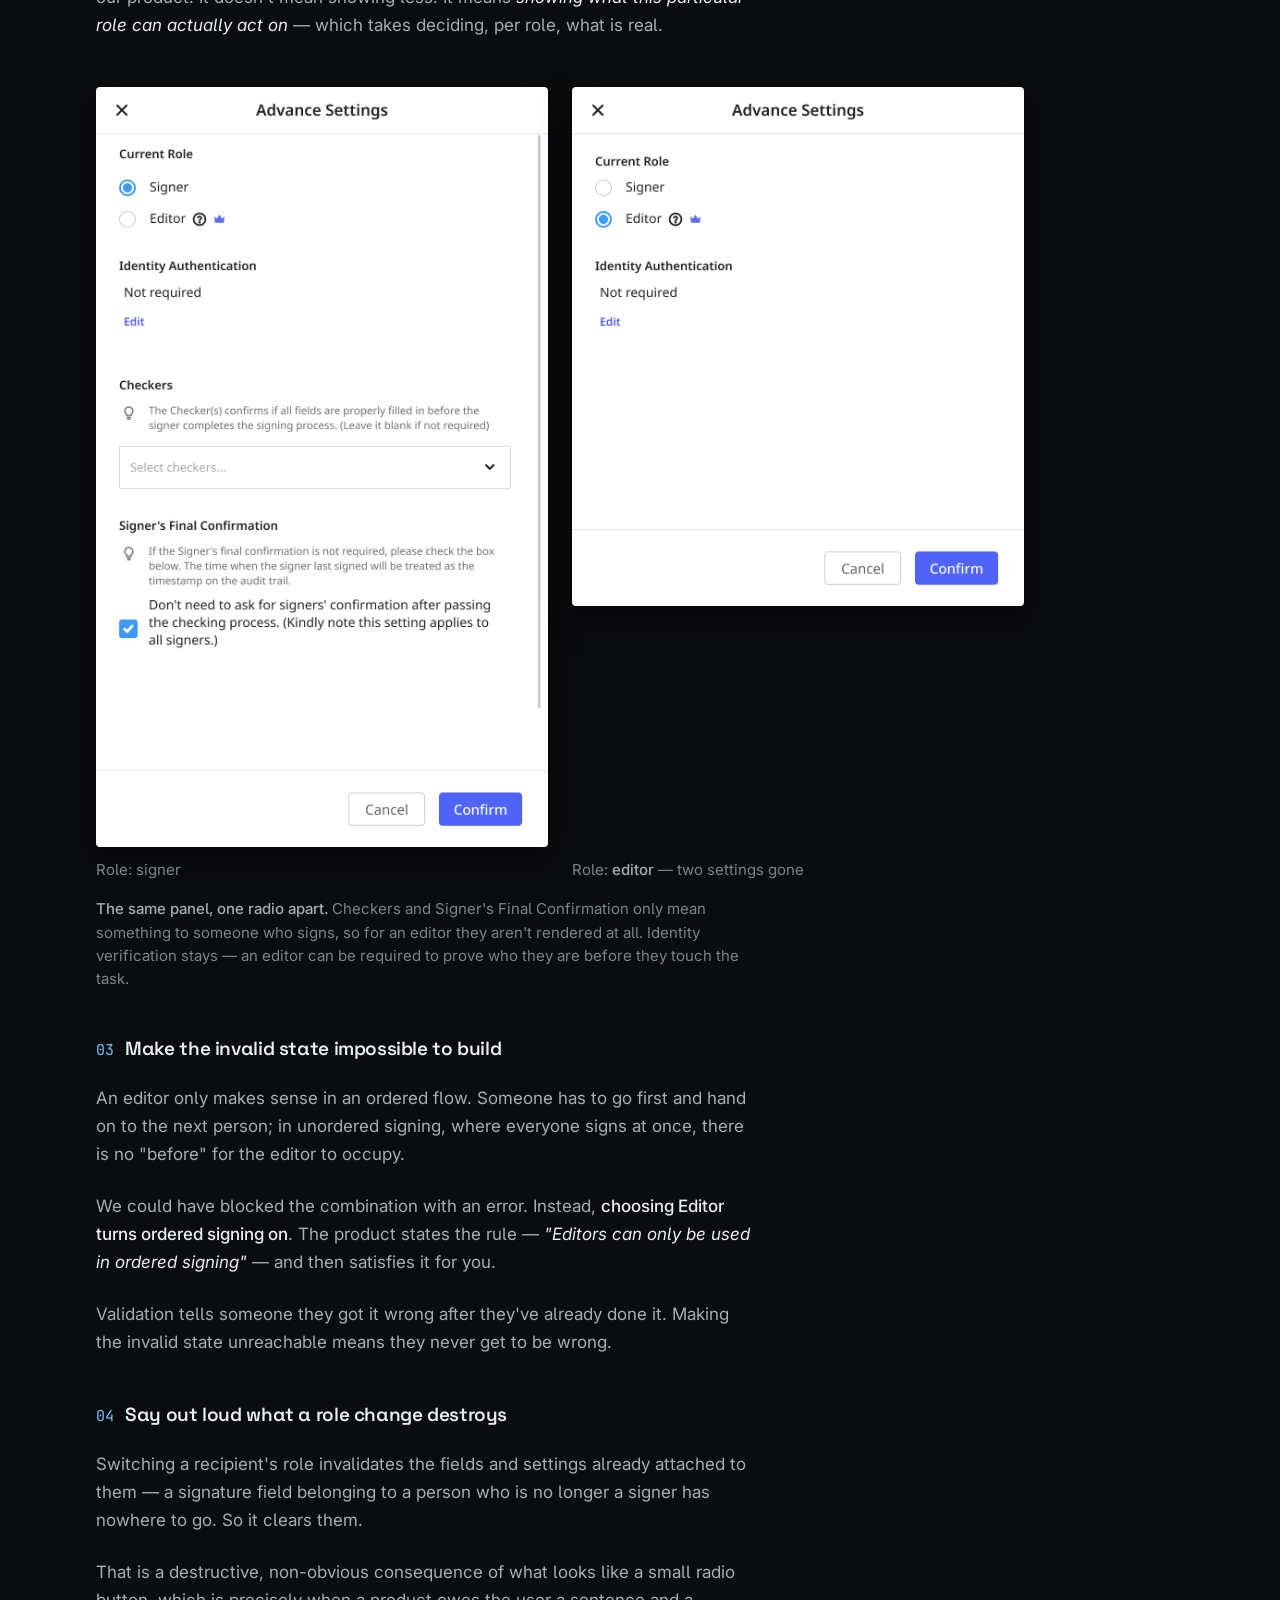
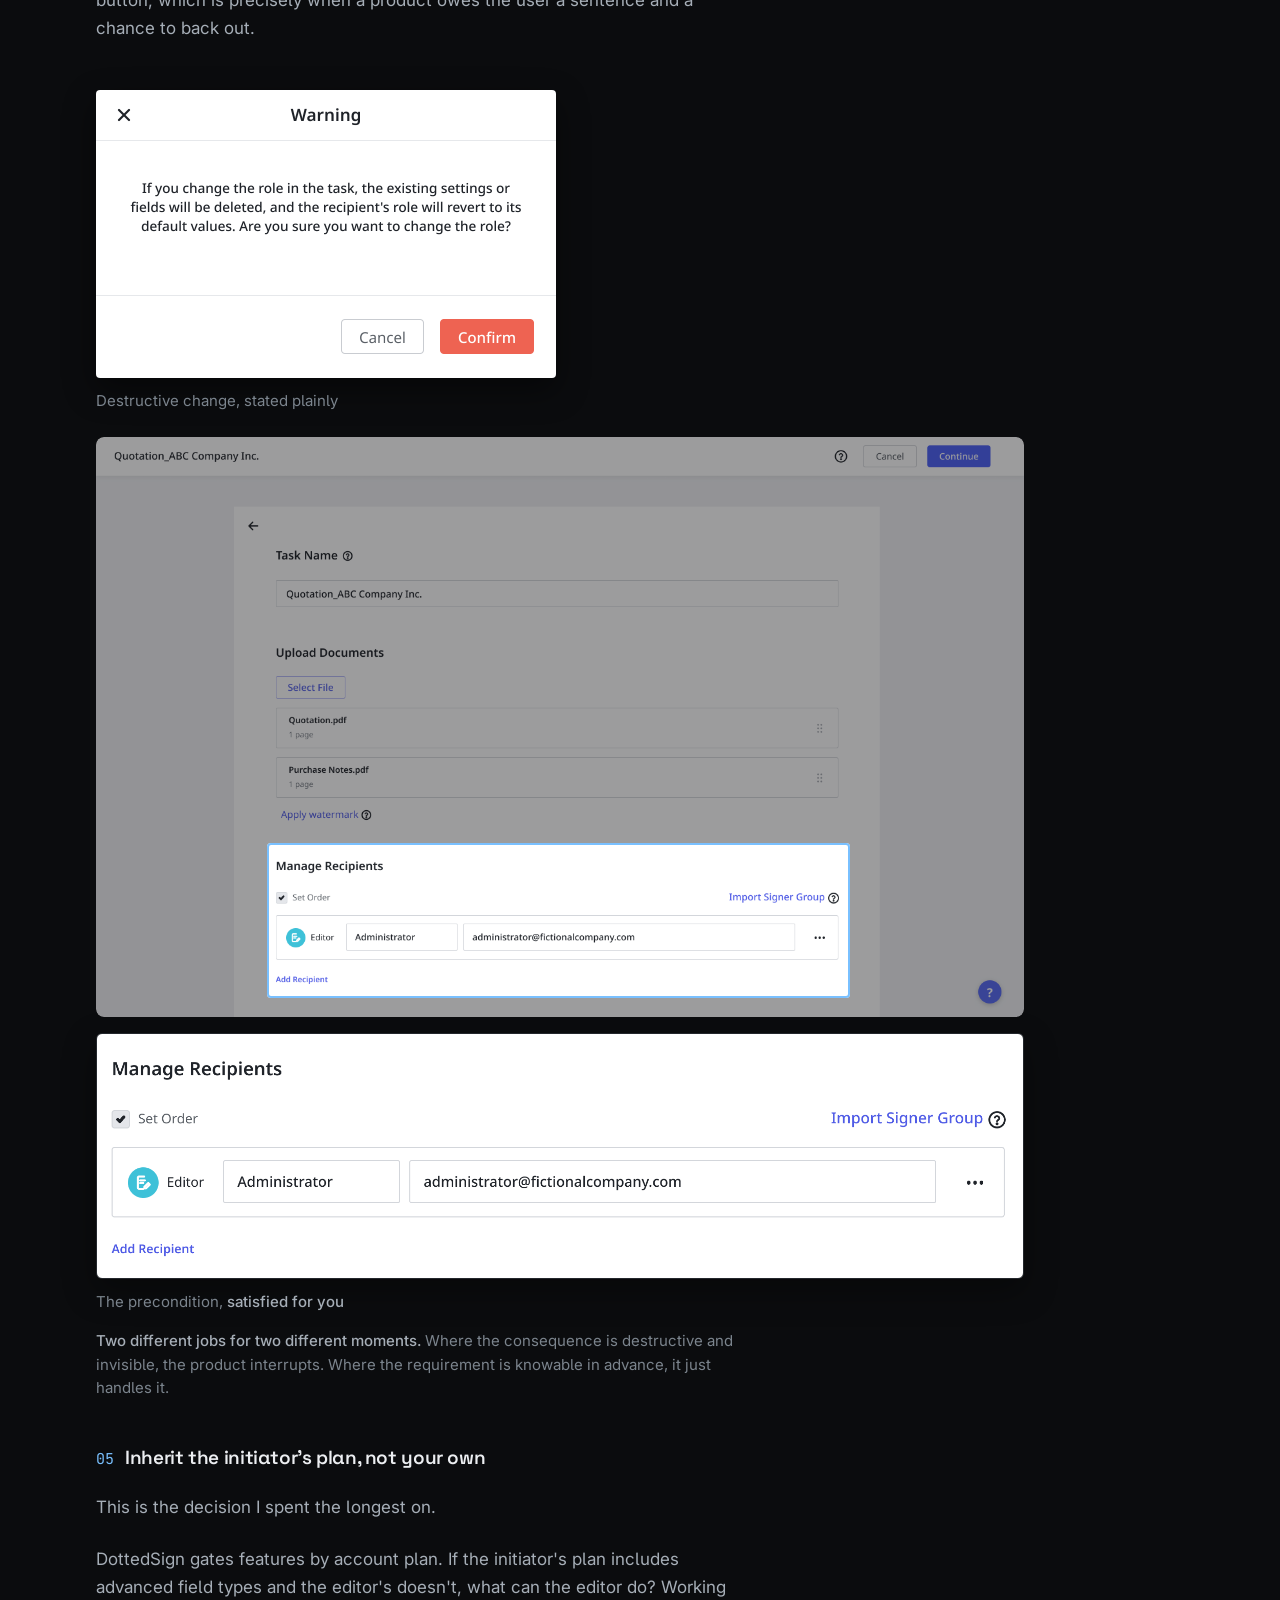
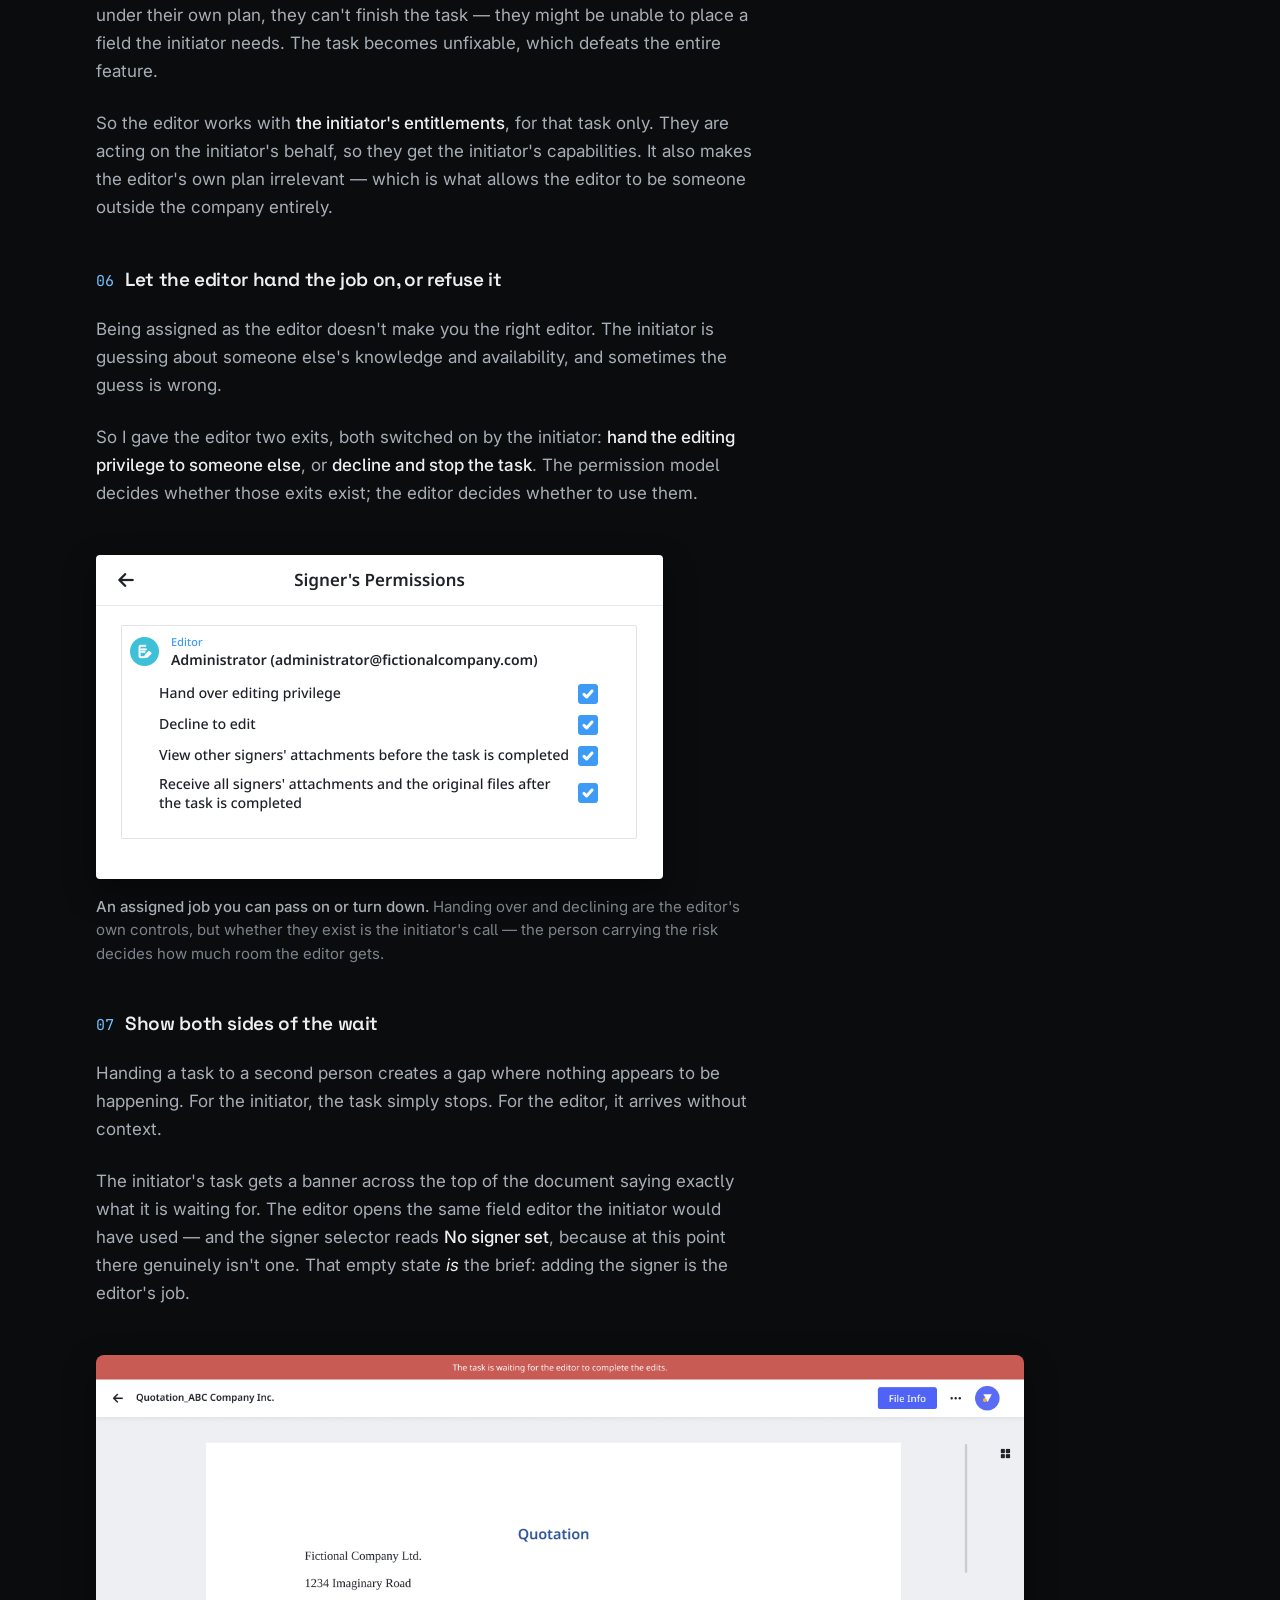
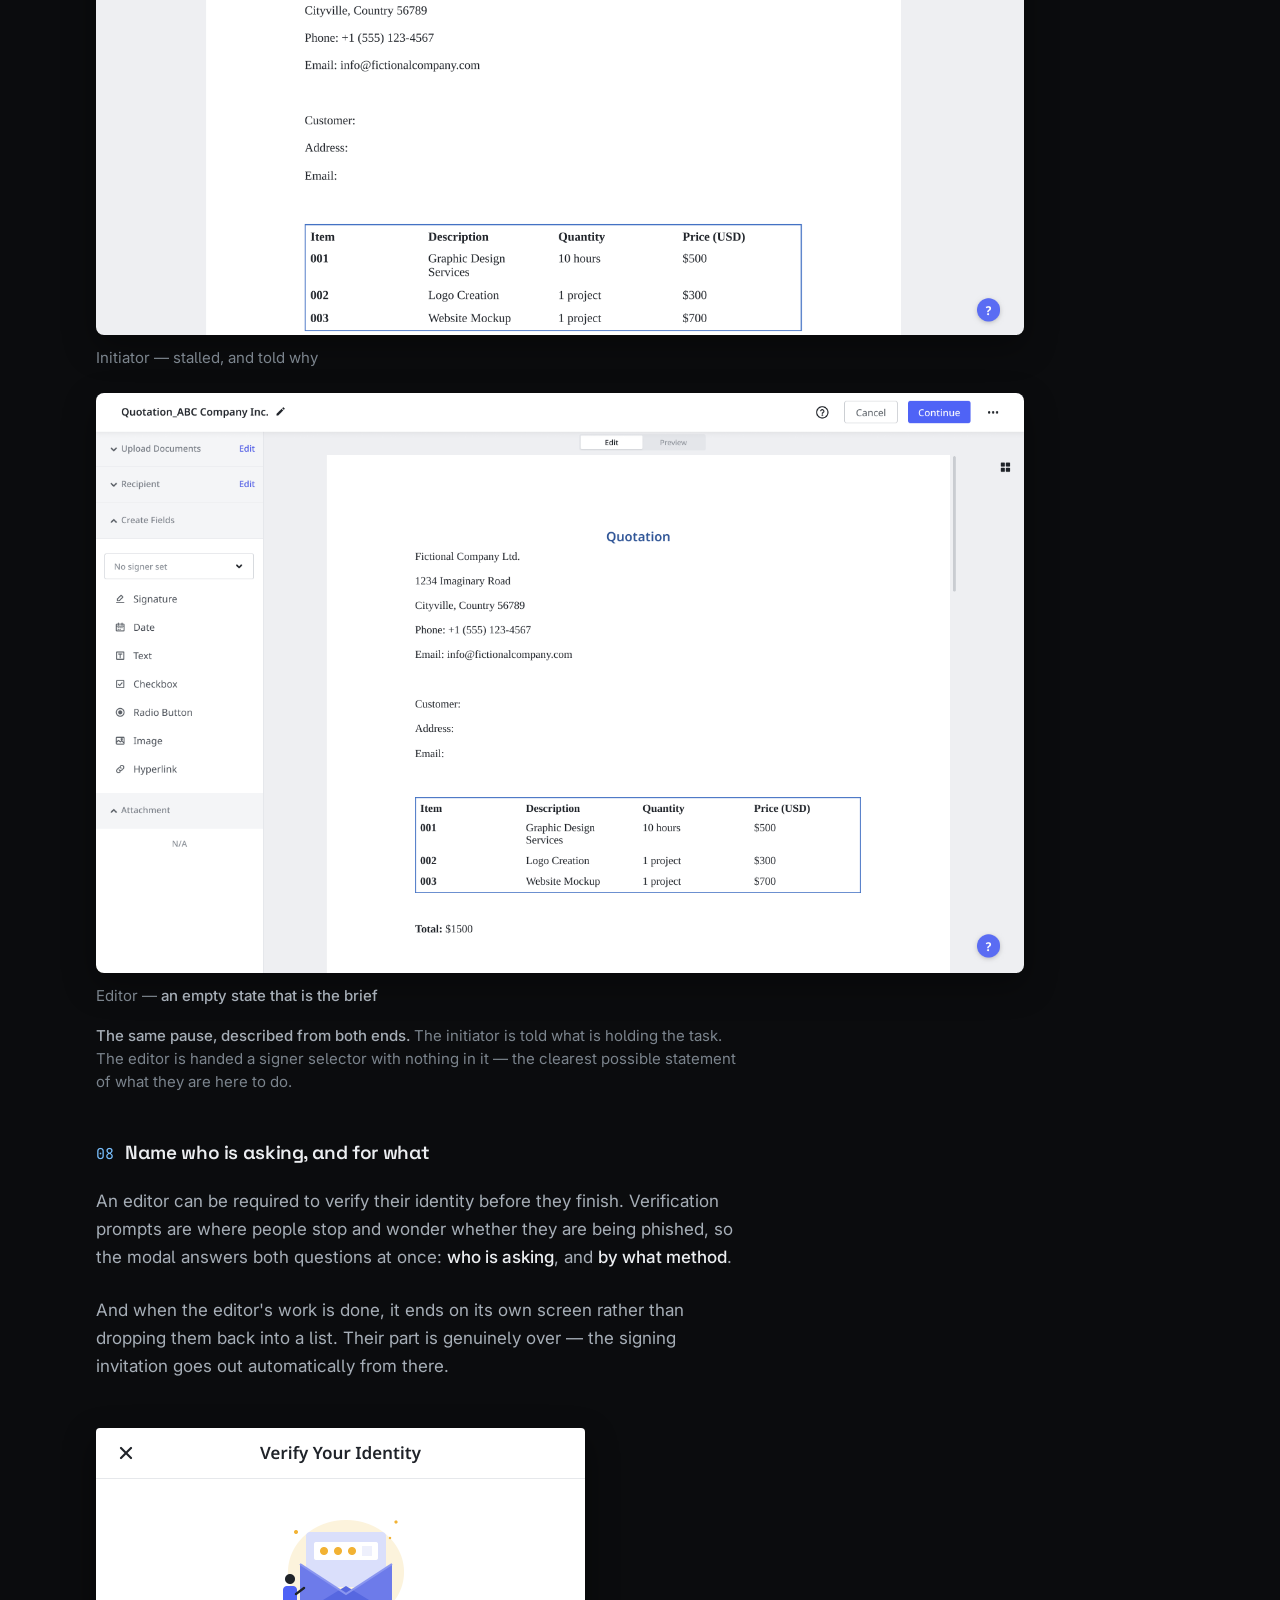
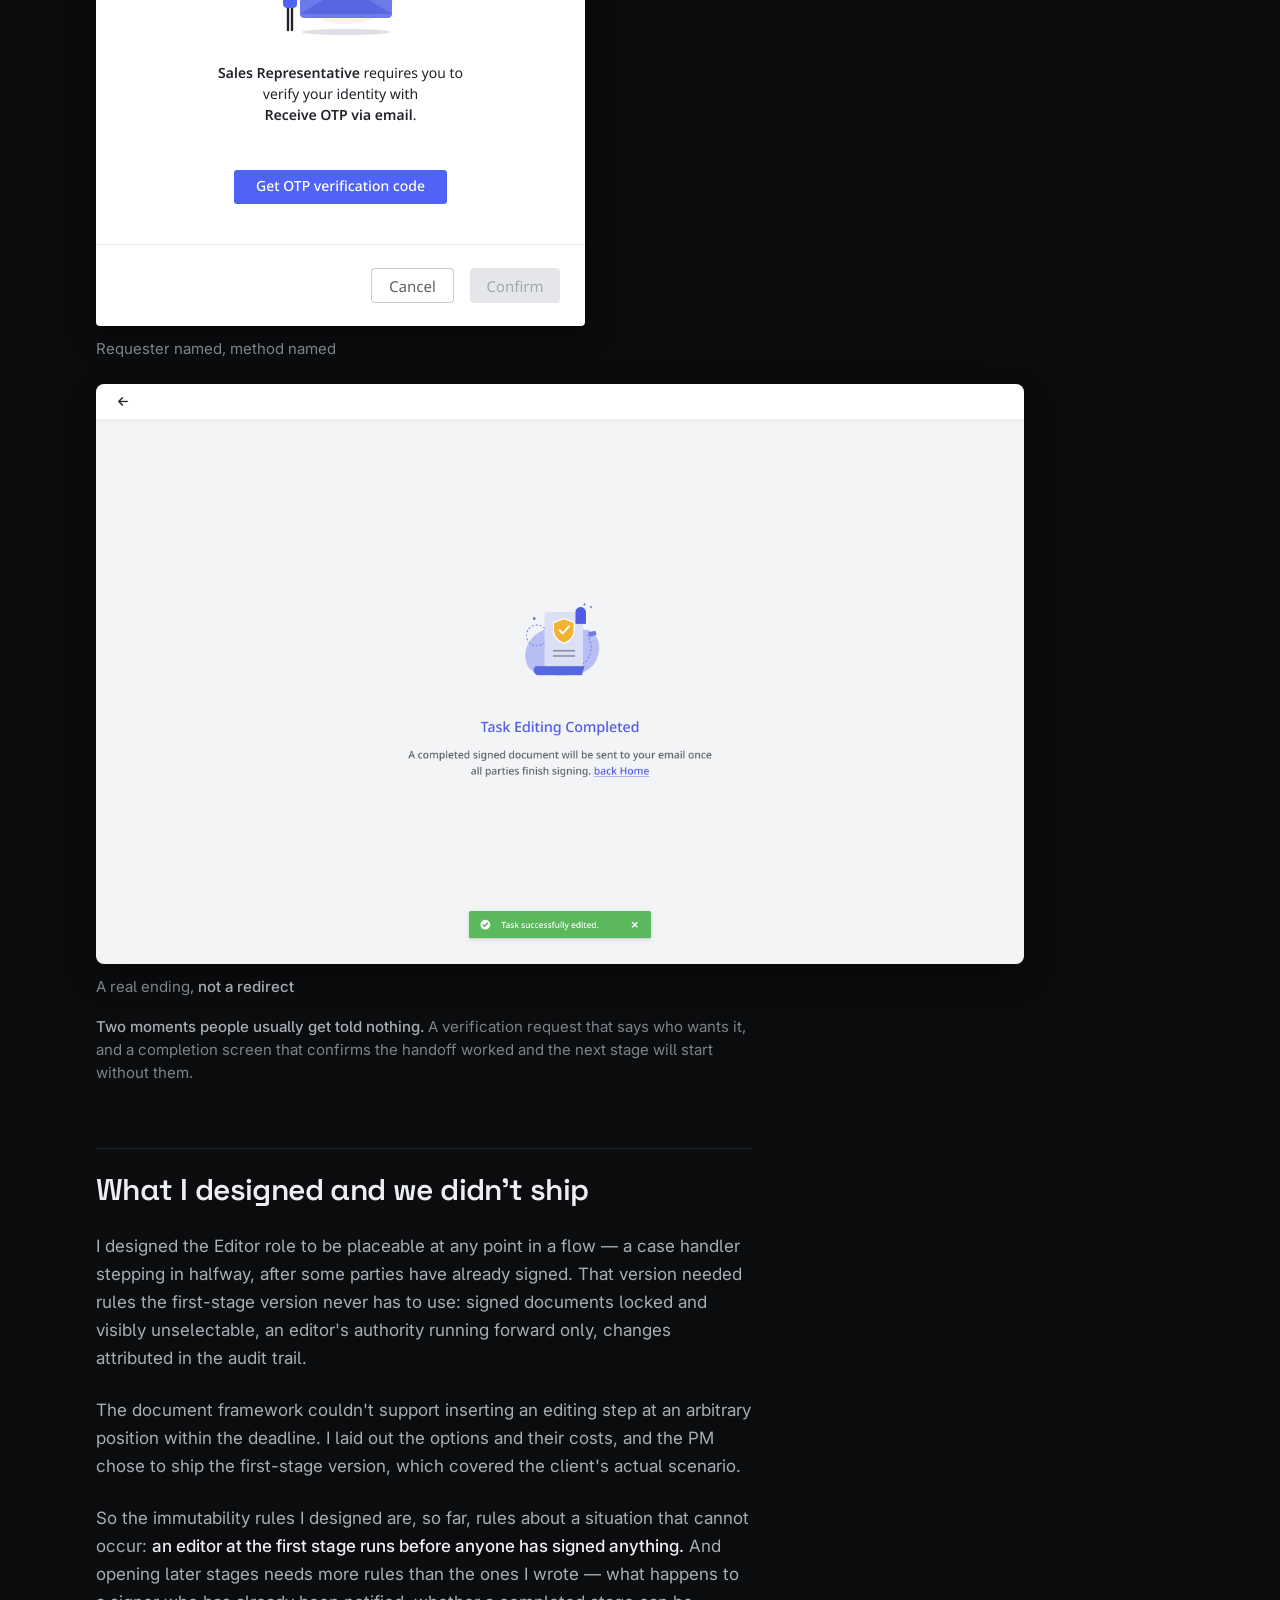
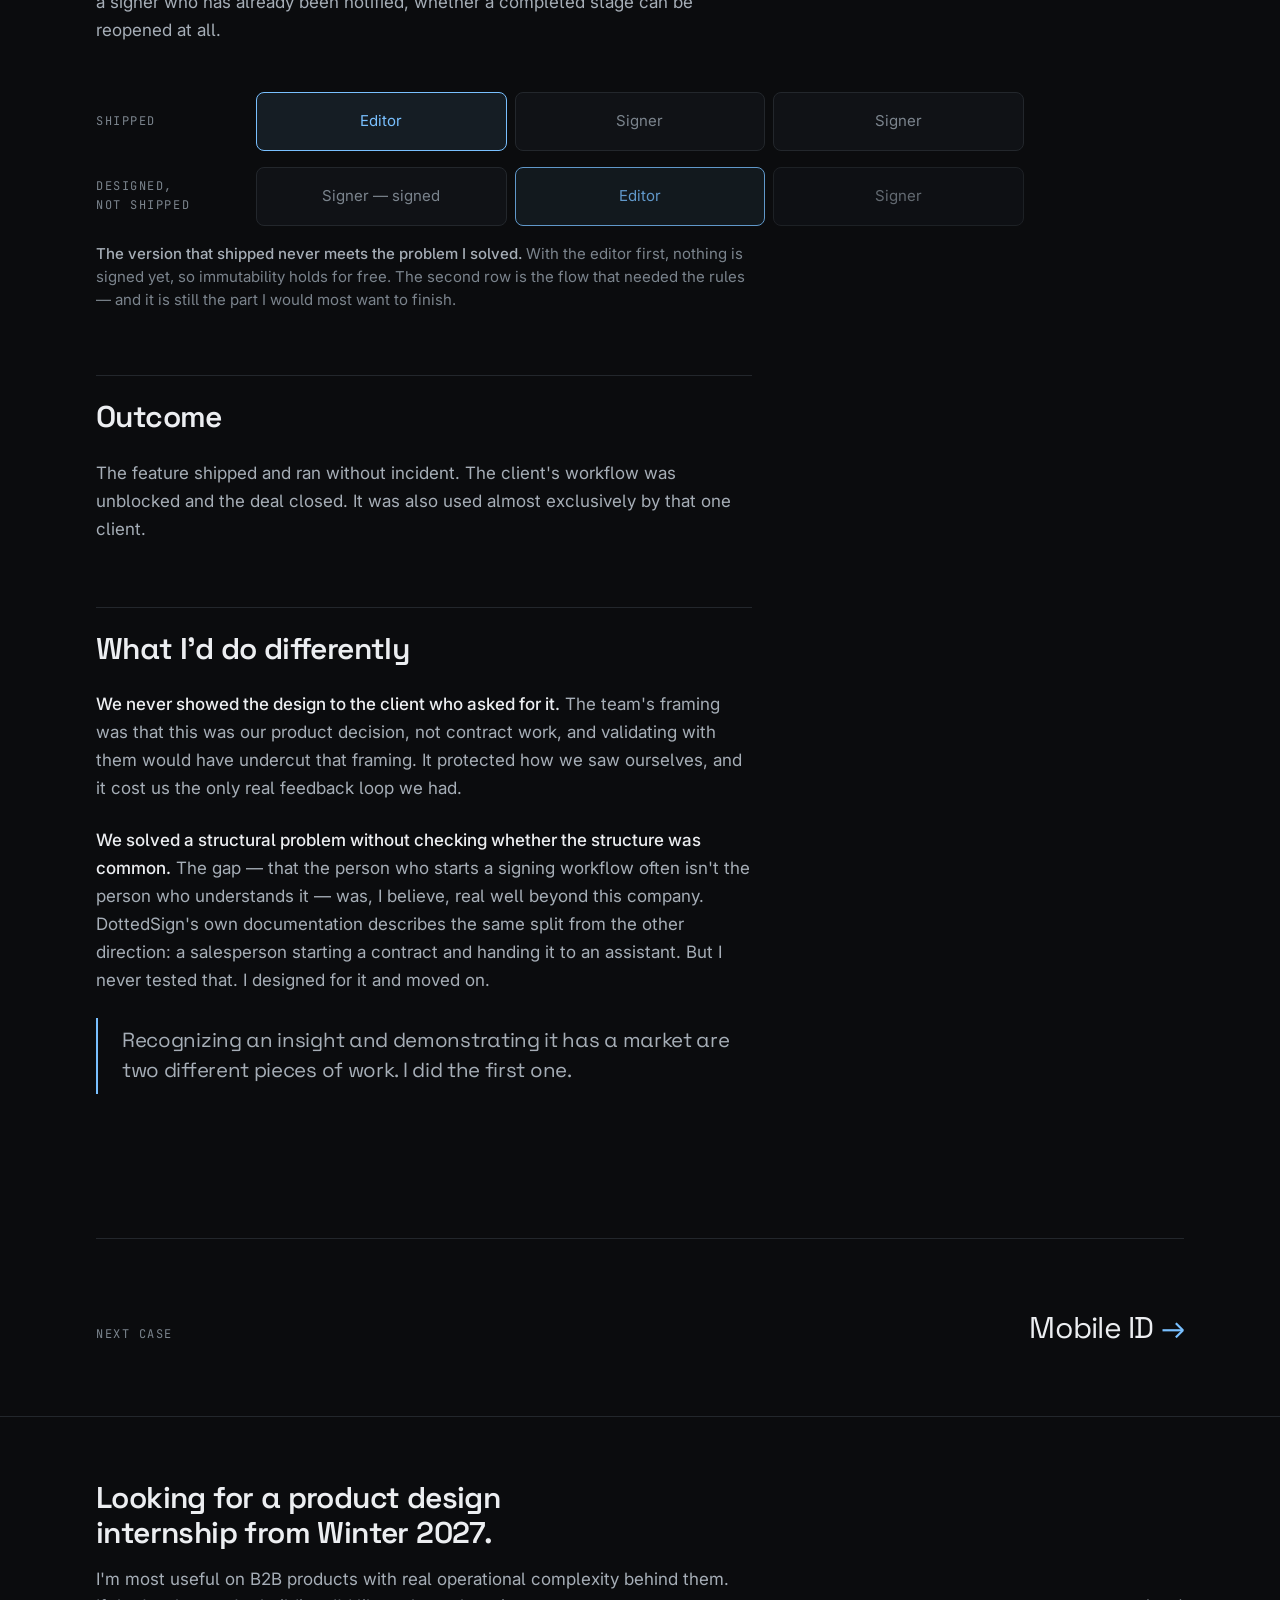
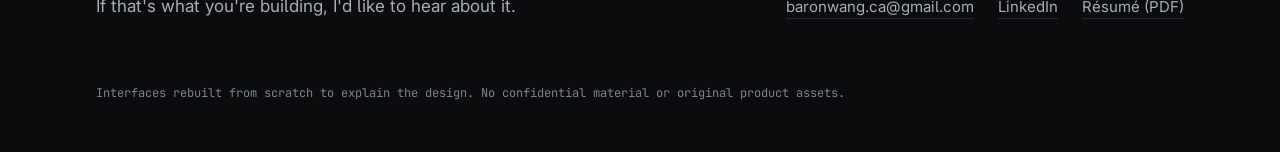
<file: editor-role.html>
<!doctype html>
<html lang="en">
<head>
<meta charset="utf-8">
<meta name="viewport" content="width=device-width, initial-scale=1">
<title>The Editor Role — Ling-Lian Wang</title>
<meta name="description" content="Designing a second editor into a signing workflow at DottedSign — role modelling, permission inheritance, destructive-change warnings, and the rules we designed but didn't ship.">
<link rel="stylesheet" href="css/main.css">
</head>
<body>
<a class="skip" href="#main">Skip to content</a>

<header class="site-head">
  <div class="wrap">
    <a class="brand" href="index.html">Ling-Lian Wang <span>/ Product Designer</span></a>
    <nav class="nav" aria-label="Main">
      <a href="index.html#work" aria-current="page">Work</a>
      <a href="about.html">About</a>
      <a href="assets/Ling-Lian-Wang-Resume.pdf">Résumé</a>
    </nav>
  </div>
</header>

<main id="main">
<article>

  <header class="article-head">
    <div class="wrap">
      <div class="eyebrow">
        <span class="label">01 / DottedSign</span>
        <span class="label">Shipped</span>
      </div>
      <h1 class="article-title">The Editor Role</h1>
      <p class="article-deck">
        The person who starts a signing task is often not the person who knows what belongs
        in it. Designing a second pair of hands into a workflow whose whole value is that
        nothing can change once it starts.
      </p>

      <dl class="meta-grid">
        <div>
          <dt class="label">My role</dt>
          <dd>Product Designer. Problem definition, user flows, interaction rules, functional
              spec. Visual execution by our UI designer; I owned the behaviour and the rules.</dd>
        </div>
        <div>
          <dt class="label">Team</dt>
          <dd>PM · product designer (me) · UI designer · front-end · back-end · QA</dd>
        </div>
        <div>
          <dt class="label">Timeline</dt>
          <dd>About one month, design through release</dd>
        </div>
        <div>
          <dt class="label">Product</dt>
          <dd>DottedSign — a B2B e-signature platform by Kdan Mobile, delivered as cloud
              SaaS and on-premise</dd>
        </div>
      </dl>
    </div>
  </header>

  <div class="article-body">
    <div class="wrap">

      <aside class="tldr">
        <p class="label">In short</p>
        <dl>
          <div><dt>Problem</dt><dd>The person who creates a signing task often isn't the person
            who knows what belongs in it &mdash; but an e-signature product's whole value rests on
            a task <b>not</b> changing once it starts.</dd></div>
          <div><dt>What I did</dt><dd>Made <b>Editor a role an existing recipient can hold</b>,
            working under the initiator's plan entitlements rather than their own. Ordered signing
            is switched on for you rather than demanded of you, and any destructive consequence is
            stated before it happens.</dd></div>
          <div><dt>Outcome</dt><dd>Shipped in about a month and unblocked the enterprise client
            whose core workflow depended on it. <b>It was also used almost exclusively by that one
            client.</b></dd></div>
          <div><dt>What I'd change</dt><dd>We never showed the design to the client who asked for
            it, and never tested whether the gap I'd found existed anywhere else.</dd></div>
        </dl>
      </aside>

    </div>

    <figure class="flowscroll">
      <div class="wrap flowscroll-head">
        <span class="label">The flow</span>
        <span class="flowscroll-hint" aria-hidden="true">Scroll sideways to follow it &rarr;</span>
      </div>
      <div class="flowscroll-track" tabindex="0" role="region"
           aria-label="User flow diagram. Scroll horizontally to follow it.">
        <img src="assets/flow-editor-role.svg" width="1840" height="555" alt="Swimlane user flow of the Editor Role across four lanes: initiator, DottedSign, editor and signer. It runs from creating the task and assigning an editor, through the editor accepting, handing over or declining the edit, to the signing invitation." decoding="async">
      </div>
    </figure>

    <div class="wrap">

      <h2>The system I was designing inside</h2>
      <p>
        An e-signature product rests on one promise: once a document is signed, nothing about
        it can change. That promise is what gives the signature legal weight, and DottedSign
        enforced it strictly. Create a signing task and its contents were fixed.
      </p>
      <p>That constraint was correct. It was also blocking a sale.</p>

      <h2>The trigger</h2>
      <p>
        A large Japanese real estate client told us they would not buy without the ability to
        change a task after it had been created. It would have been easy to log that as one
        client's custom requirement. When I looked at how they actually worked, it wasn't.
      </p>
      <p>
        In their offices the person who creates a signing task is an administrative assistant.
        Their job is to start the process. They are not the person who knows which contracts a
        given deal requires — that is the case handler, further down the chain. The client told
        us this pattern covered around <strong>70% of their signing volume</strong>.
      </p>
      <p>
        DottedSign's model assumed the initiator was also the person who understood the deal.
        For this client — and for any organization where administrative work and domain
        knowledge sit with different people — that assumption was wrong.
      </p>
      <p class="pull">
        How do you let a second person shape a task in flight, without weakening the
        immutability the product's legal standing depends on?
      </p>

      <h2>Constraints I was working within</h2>
      <ol class="constraints">
        <li><span><b>Legal.</b> Nothing already signed may change, and every change must be
          attributable.</span></li>
        <li><span><b>Technical.</b> The document framework couldn't support inserting an
          editing step at an arbitrary point in a flow.</span></li>
        <li><span><b>Commercial.</b> Feature access in DottedSign is gated by account
          plan tier.</span></li>
        <li><span><b>Time.</b> The deal had a deadline.</span></li>
      </ol>

      <h2>Design decisions</h2>

      <h3 id="d01"><span class="n">01</span>Make Editor a role, not a new surface</h3>
      <p>
        A task in DottedSign is already a list of recipients. Each row has an avatar, a role,
        a name and an email, and a <em>⋯</em> menu holding that recipient's advanced settings.
        Rather than introduce a separate concept, I made <strong>Editor a value of the role
        the recipient already has</strong> — chosen in the panel where senders already go to
        configure a recipient.
      </p>
      <p>
        Nothing new to find, and nothing new to learn. If you knew how to add a signer, you
        already knew how to add an editor.
      </p>
    </div>

    <figure class="figure">
      <div class="wrap">
        <img class="shot screen" src="assets/screens/e-d01-role.png" width="1440" height="900" alt="DottedSign Create task screen with the Advanced Settings dialog open: Editor is selected as the current role, marked with the paid-plan crown, and Identity Authentication is Not required." loading="lazy" decoding="async">
      </div>
      <div class="wrap">
        <figcaption>
          <b>Editor is a role a recipient can hold.</b> Same row, same ordering line, same
          settings panel that already held identity verification. The crown marks it as a paid
          plan feature.
        </figcaption>
      </div>
    </figure>

    <div class="wrap">
      <h3 id="d02"><span class="n">02</span>Let the panel shed what the role can't use</h3>
      <p>
        A signer's advanced settings carry two things an editor has no use for: <strong>Checkers</strong>,
        who confirm the fields are properly filled before a signer completes, and <strong>Signer's
        Final Confirmation</strong>. An editor never signs, so neither applies to them.
      </p>
      <p>
        Rather than disable them, or show them and let people wonder, the panel simply stops
        rendering them. Choosing Editor makes the panel shorter.
      </p>
      <p>
        This is the part of the work I'd point at if someone asked what "clean" means in our
        product. It doesn't mean showing less. It means <em>showing what this particular role
        can actually act on</em> — which takes deciding, per role, what is real.
      </p>
    </div>

    <figure class="figure">
      <div class="wrap">
        <div class="compare">
          <figure>
            <img class="shot window" src="assets/screens/e-d02-signer.png" width="489" height="822" alt="Advanced Settings with the role set to Signer: Current Role, Identity Authentication, Checkers and Signer's Final Confirmation." loading="lazy" decoding="async">
            <p class="cap">Role: signer</p>
          </figure>
          <figure>
            <img class="shot window" src="assets/screens/e-d02-editor.png" width="489" height="561" alt="Advanced Settings with the role set to Editor: only Current Role and Identity Authentication remain." loading="lazy" decoding="async">
            <p class="cap">Role: <b>editor</b> — two settings gone</p>
          </figure>
        </div>
      </div>
      <div class="wrap">
        <figcaption>
          <b>The same panel, one radio apart.</b> Checkers and Signer's Final Confirmation
          only mean something to someone who signs, so for an editor they aren't rendered at
          all. Identity verification stays — an editor can be required to prove who they are
          before they touch the task.
        </figcaption>
      </div>
    </figure>

    <div class="wrap">
      <h3 id="d03"><span class="n">03</span>Make the invalid state impossible to build</h3>
      <p>
        An editor only makes sense in an ordered flow. Someone has to go first and hand on to
        the next person; in unordered signing, where everyone signs at once, there is no
        "before" for the editor to occupy.
      </p>
      <p>
        We could have blocked the combination with an error. Instead, <strong>choosing Editor
        turns ordered signing on</strong>. The product states the rule — <em>"Editors can only
        be used in ordered signing"</em> — and then satisfies it for you.
      </p>
      <p>
        Validation tells someone they got it wrong after they've already done it. Making the
        invalid state unreachable means they never get to be wrong.
      </p>

      <h3 id="d04"><span class="n">04</span>Say out loud what a role change destroys</h3>
      <p>
        Switching a recipient's role invalidates the fields and settings already attached to
        them — a signature field belonging to a person who is no longer a signer has nowhere
        to go. So it clears them.
      </p>
      <p>
        That is a destructive, non-obvious consequence of what looks like a small radio button,
        which is precisely when a product owes the user a sentence and a chance to back out.
      </p>
    </div>

    <figure class="figure">
      <div class="wrap">
        <div class="compare stack">
          <figure>
            <img class="shot window" src="assets/screens/e-d04-warning.png" width="460" height="288" alt="Warning dialog: If you change the role in the task, the existing settings or fields will be deleted, and the recipient's role will revert to its default values. Cancel or Confirm." loading="lazy" decoding="async">
            <p class="cap">Destructive change, stated plainly</p>
          </figure>
          <figure>
            <div class="zoomshot">
              <div class="zoom-stage">
                <img class="shot screen" src="assets/screens/e-d04-setorder.png" width="1440" height="900" alt="Create task screen after the role change: under Manage Recipients, Set Order is checked and locked, and the recipient row shows Editor, Administrator, administrator@fictionalcompany.com." loading="lazy" decoding="async">
                <span class="zoom-marker" aria-hidden="true"></span>
              </div>
              <span class="zoom-inset" role="img" aria-label="Detail of the same screen: Set Order is ticked and locked, and the recipient row reads Editor, Administrator, administrator@fictionalcompany.com."></span>
            </div>
            <p class="cap">The precondition, <b>satisfied for you</b></p>
          </figure>
        </div>
      </div>
      <div class="wrap">
        <figcaption>
          <b>Two different jobs for two different moments.</b> Where the consequence is
          destructive and invisible, the product interrupts. Where the requirement is knowable
          in advance, it just handles it.
        </figcaption>
      </div>
    </figure>

    <div class="wrap">
      <h3 id="d05"><span class="n">05</span>Inherit the initiator's plan, not your own</h3>
      <p>This is the decision I spent the longest on.</p>
      <p>
        DottedSign gates features by account plan. If the initiator's plan includes advanced
        field types and the editor's doesn't, what can the editor do? Working under their own
        plan, they can't finish the task — they might be unable to place a field the initiator
        needs. The task becomes unfixable, which defeats the entire feature.
      </p>
      <p>
        So the editor works with <strong>the initiator's entitlements</strong>, for that task
        only. They are acting on the initiator's behalf, so they get the initiator's
        capabilities. It also makes the editor's own plan irrelevant — which is what allows
        the editor to be someone outside the company entirely.
      </p>

      <h3 id="d06"><span class="n">06</span>Let the editor hand the job on, or refuse it</h3>
      <p>
        Being assigned as the editor doesn't make you the right editor. The initiator is
        guessing about someone else's knowledge and availability, and sometimes the guess is
        wrong.
      </p>
      <p>
        So I gave the editor two exits, both switched on by the initiator: <strong>hand the
        editing privilege to someone else</strong>, or <strong>decline and stop the task</strong>.
        The permission model decides whether those exits exist; the editor decides whether to
        use them.
      </p>
    </div>

    <figure class="figure">
      <div class="wrap">
        <img class="shot window" src="assets/screens/e-d06-permissions.png" width="567" height="324" alt="Signer's Permissions for the editor: Hand over editing privilege, Decline to edit, and two attachment permissions, all checked." loading="lazy" decoding="async">
      </div>
      <div class="wrap">
        <figcaption>
          <b>An assigned job you can pass on or turn down.</b> Handing over and declining are
          the editor's own controls, but whether they exist is the initiator's call — the
          person carrying the risk decides how much room the editor gets.
        </figcaption>
      </div>
    </figure>

    <div class="wrap">
      <h3 id="d07"><span class="n">07</span>Show both sides of the wait</h3>
      <p>
        Handing a task to a second person creates a gap where nothing appears to be happening.
        For the initiator, the task simply stops. For the editor, it arrives without context.
      </p>
      <p>
        The initiator's task gets a banner across the top of the document saying exactly what
        it is waiting for. The editor opens the same field editor the initiator would have
        used — and the signer selector reads <strong>No signer set</strong>, because at this
        point there genuinely isn't one. That empty state <em>is</em> the brief: adding the
        signer is the editor's job.
      </p>
    </div>

    <figure class="figure">
      <div class="wrap">
        <div class="compare stack">
          <figure>
            <img class="shot screen" src="assets/screens/e-d07-initiator.png" width="1440" height="900" alt="Initiator view of the task with a red banner: The task is waiting for the editor to complete the edits." loading="lazy" decoding="async">
            <p class="cap">Initiator — stalled, and told why</p>
          </figure>
          <figure>
            <img class="shot screen" src="assets/screens/e-d07-editor.png" width="1440" height="900" alt="Create Fields screen: the sidebar signer selector reads No signer set, above the Signature, Date, Text, Checkbox, Radio Button, Image and Hyperlink tools, next to the Quotation document." loading="lazy" decoding="async">
            <p class="cap">Editor — <b>an empty state that is the brief</b></p>
          </figure>
        </div>
      </div>
      <div class="wrap">
        <figcaption>
          <b>The same pause, described from both ends.</b> The initiator is told what is
          holding the task. The editor is handed a signer selector with nothing in it —
          the clearest possible statement of what they are here to do.
        </figcaption>
      </div>
    </figure>

    <div class="wrap">
      <h3 id="d08"><span class="n">08</span>Name who is asking, and for what</h3>
      <p>
        An editor can be required to verify their identity before they finish. Verification
        prompts are where people stop and wonder whether they are being phished, so the modal
        answers both questions at once: <strong>who is asking</strong>, and
        <strong>by what method</strong>.
      </p>
      <p>
        And when the editor's work is done, it ends on its own screen rather than dropping
        them back into a list. Their part is genuinely over — the signing invitation goes out
        automatically from there.
      </p>
    </div>

    <figure class="figure">
      <div class="wrap">
        <div class="compare stack">
          <figure>
            <img class="shot window" src="assets/screens/e-d08-verify.png" width="489" height="498" alt="Verify Your Identity dialog: Sales Representative requires you to verify your identity with Receive OTP via email, with a Get OTP verification code button." loading="lazy" decoding="async">
            <p class="cap">Requester named, method named</p>
          </figure>
          <figure>
            <img class="shot screen" src="assets/screens/e-d08-complete.png" width="1440" height="900" alt="Task Editing Completed page: a completed signed document will be sent to your email once all parties finish signing, with a Task successfully edited toast." loading="lazy" decoding="async">
            <p class="cap">A real ending, <b>not a redirect</b></p>
          </figure>
        </div>
      </div>
      <div class="wrap">
        <figcaption>
          <b>Two moments people usually get told nothing.</b> A verification request that
          says who wants it, and a completion screen that confirms the handoff worked and the
          next stage will start without them.
        </figcaption>
      </div>
    </figure>

    <div class="wrap">
      <h2>What I designed and we didn't ship</h2>
      <p>
        I designed the Editor role to be placeable at any point in a flow — a case handler
        stepping in halfway, after some parties have already signed. That version needed rules
        the first-stage version never has to use: signed documents locked and visibly
        unselectable, an editor's authority running forward only, changes attributed in the
        audit trail.
      </p>
      <p>
        The document framework couldn't support inserting an editing step at an arbitrary
        position within the deadline. I laid out the options and their costs, and the PM chose
        to ship the first-stage version, which covered the client's actual scenario.
      </p>
      <p>
        So the immutability rules I designed are, so far, rules about a situation that cannot
        occur: <strong>an editor at the first stage runs before anyone has signed anything.</strong>
        And opening later stages needs more rules than the ones I wrote — what happens to a
        signer who has already been notified, whether a completed stage can be reopened at all.
      </p>
    </div>

    <figure class="figure">
      <div class="wrap">
        <div class="scope-diagram">
          <div class="scope-row">
            <span class="label">Shipped</span>
            <div class="scope-track">
              <span class="scope-cell ed">Editor</span>
              <span class="scope-cell">Signer</span>
              <span class="scope-cell">Signer</span>
            </div>
          </div>
          <div class="scope-row">
            <span class="label">Designed,<br>not shipped</span>
            <div class="scope-track">
              <span class="scope-cell">Signer &mdash; signed</span>
              <span class="scope-cell ed cut">Editor</span>
              <span class="scope-cell cut">Signer</span>
            </div>
          </div>
        </div>
      </div>
      <div class="wrap">
        <figcaption>
          <b>The version that shipped never meets the problem I solved.</b> With the editor
          first, nothing is signed yet, so immutability holds for free. The second row is the flow that needed
          the rules — and it is still the part I would most want to finish.
        </figcaption>
      </div>
    </figure>

    <div class="wrap">
      <h2>Outcome</h2>
      <p>
        The feature shipped and ran without incident. The client's workflow was unblocked and
        the deal closed. It was also used almost exclusively by that one client.
      </p>

      <h2>What I'd do differently</h2>
      <p>
        <strong>We never showed the design to the client who asked for it.</strong> The team's
        framing was that this was our product decision, not contract work, and validating with
        them would have undercut that framing. It protected how we saw ourselves, and it cost
        us the only real feedback loop we had.
      </p>
      <p>
        <strong>We solved a structural problem without checking whether the structure was
        common.</strong> The gap — that the person who starts a signing workflow often isn't
        the person who understands it — was, I believe, real well beyond this company.
        DottedSign's own documentation describes the same split from the other direction: a
        salesperson starting a contract and handing it to an assistant. But I never tested
        that. I designed for it and moved on.
      </p>
      <p class="pull">
        Recognizing an insight and demonstrating it has a market are two different pieces of
        work. I did the first one.
      </p>
    </div>
  </div>
</article>

<div class="wrap">
  <nav class="next" aria-label="Next case study">
    <span class="label">Next case</span>
    <a href="mobile-id.html">Mobile ID <span class="arrow" aria-hidden="true">&rarr;</span></a>
  </nav>
</div>
</main>

<footer class="site-foot">
  <div class="wrap">
    <div class="foot-grid">
      <div>
        <h2>Looking for a product design internship from Winter&nbsp;2027.</h2>
        <p class="hero-lead" style="font-size: var(--fs-body)">
          I'm most useful on B2B products with real operational complexity behind them.
          If that's what you're building, I'd like to hear about it.
        </p>
      </div>
      <ul class="contact-list">
        <li><a href="mailto:baronwang.ca@gmail.com">baronwang.ca@gmail.com</a></li>
        <li><a href="https://www.linkedin.com/in/ling-lian-wang">LinkedIn</a></li>
        <li><a href="assets/Ling-Lian-Wang-Resume.pdf">Résumé (PDF)</a></li>
      </ul>
    </div>
    <p class="colophon">
      Interfaces rebuilt from scratch to explain the design. No confidential material or
      original product assets.
    </p>
  </div>
</footer>
</body>
</html>
</file>
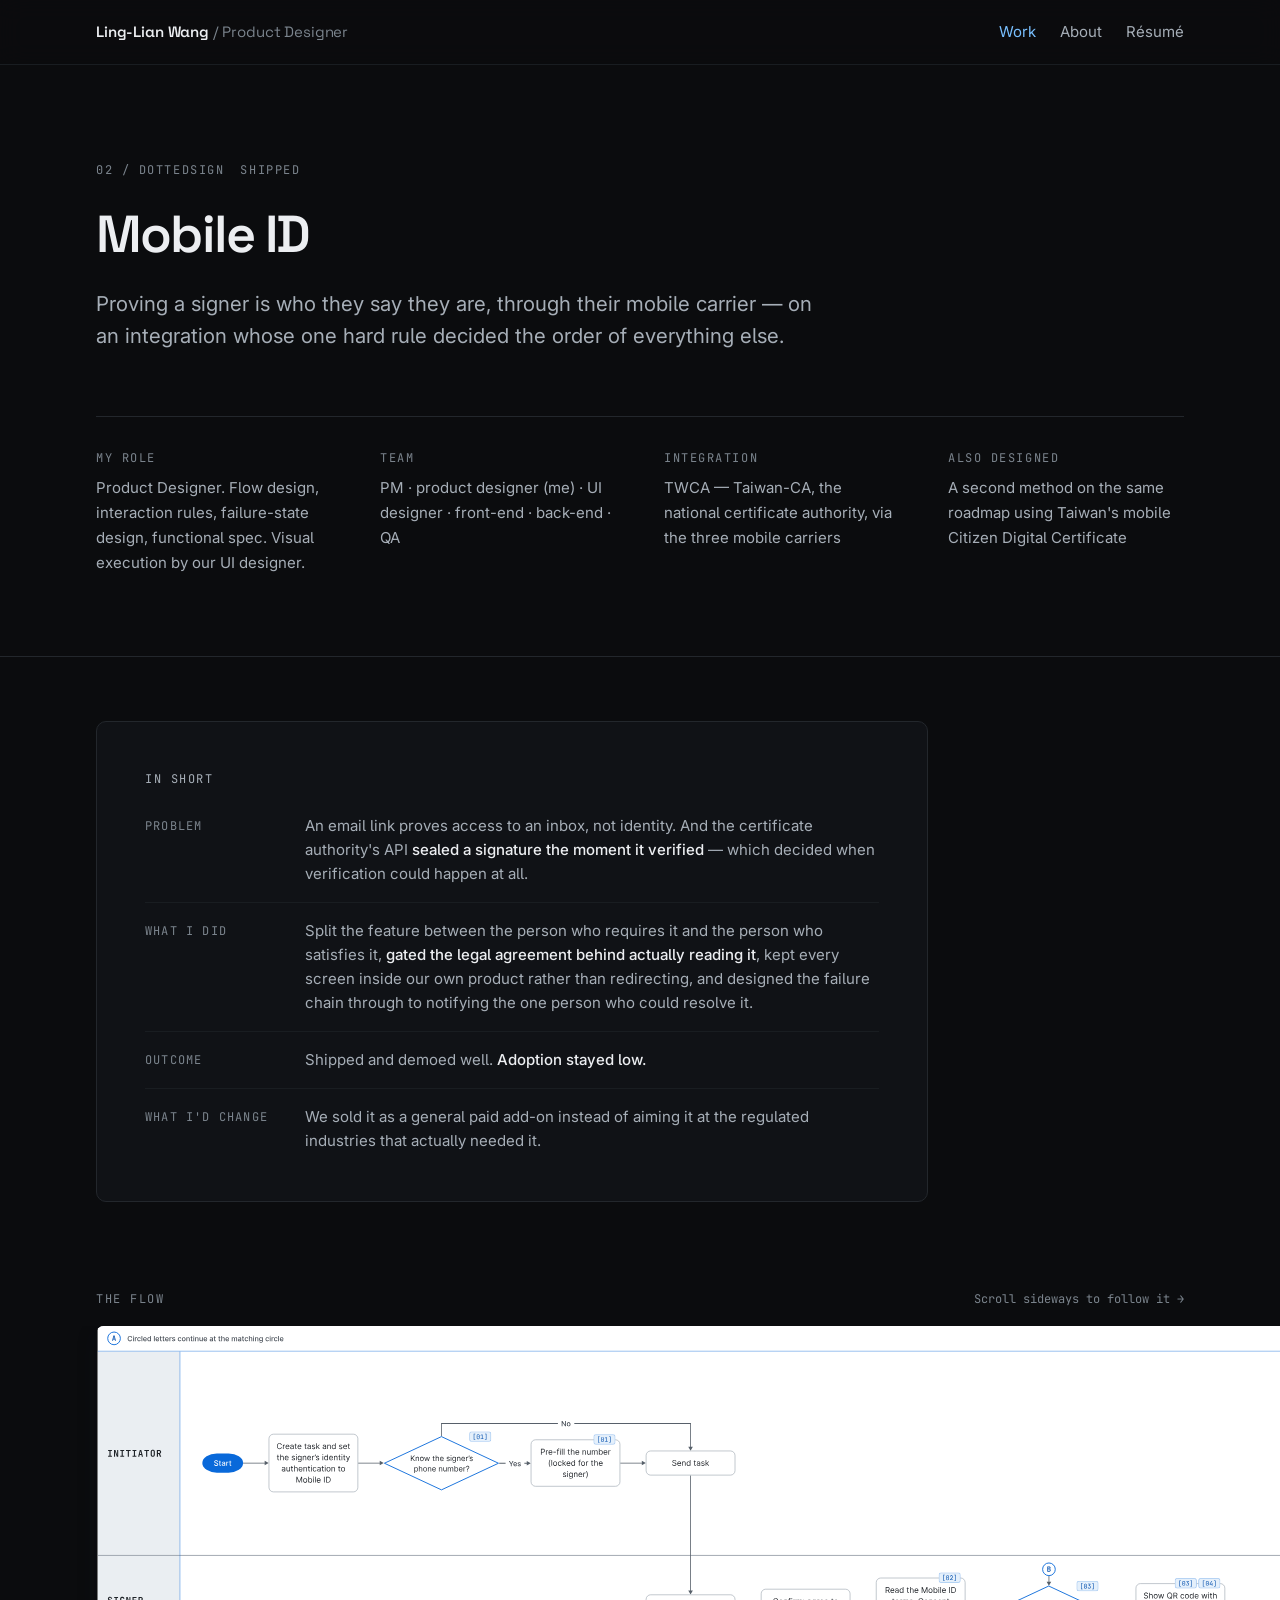
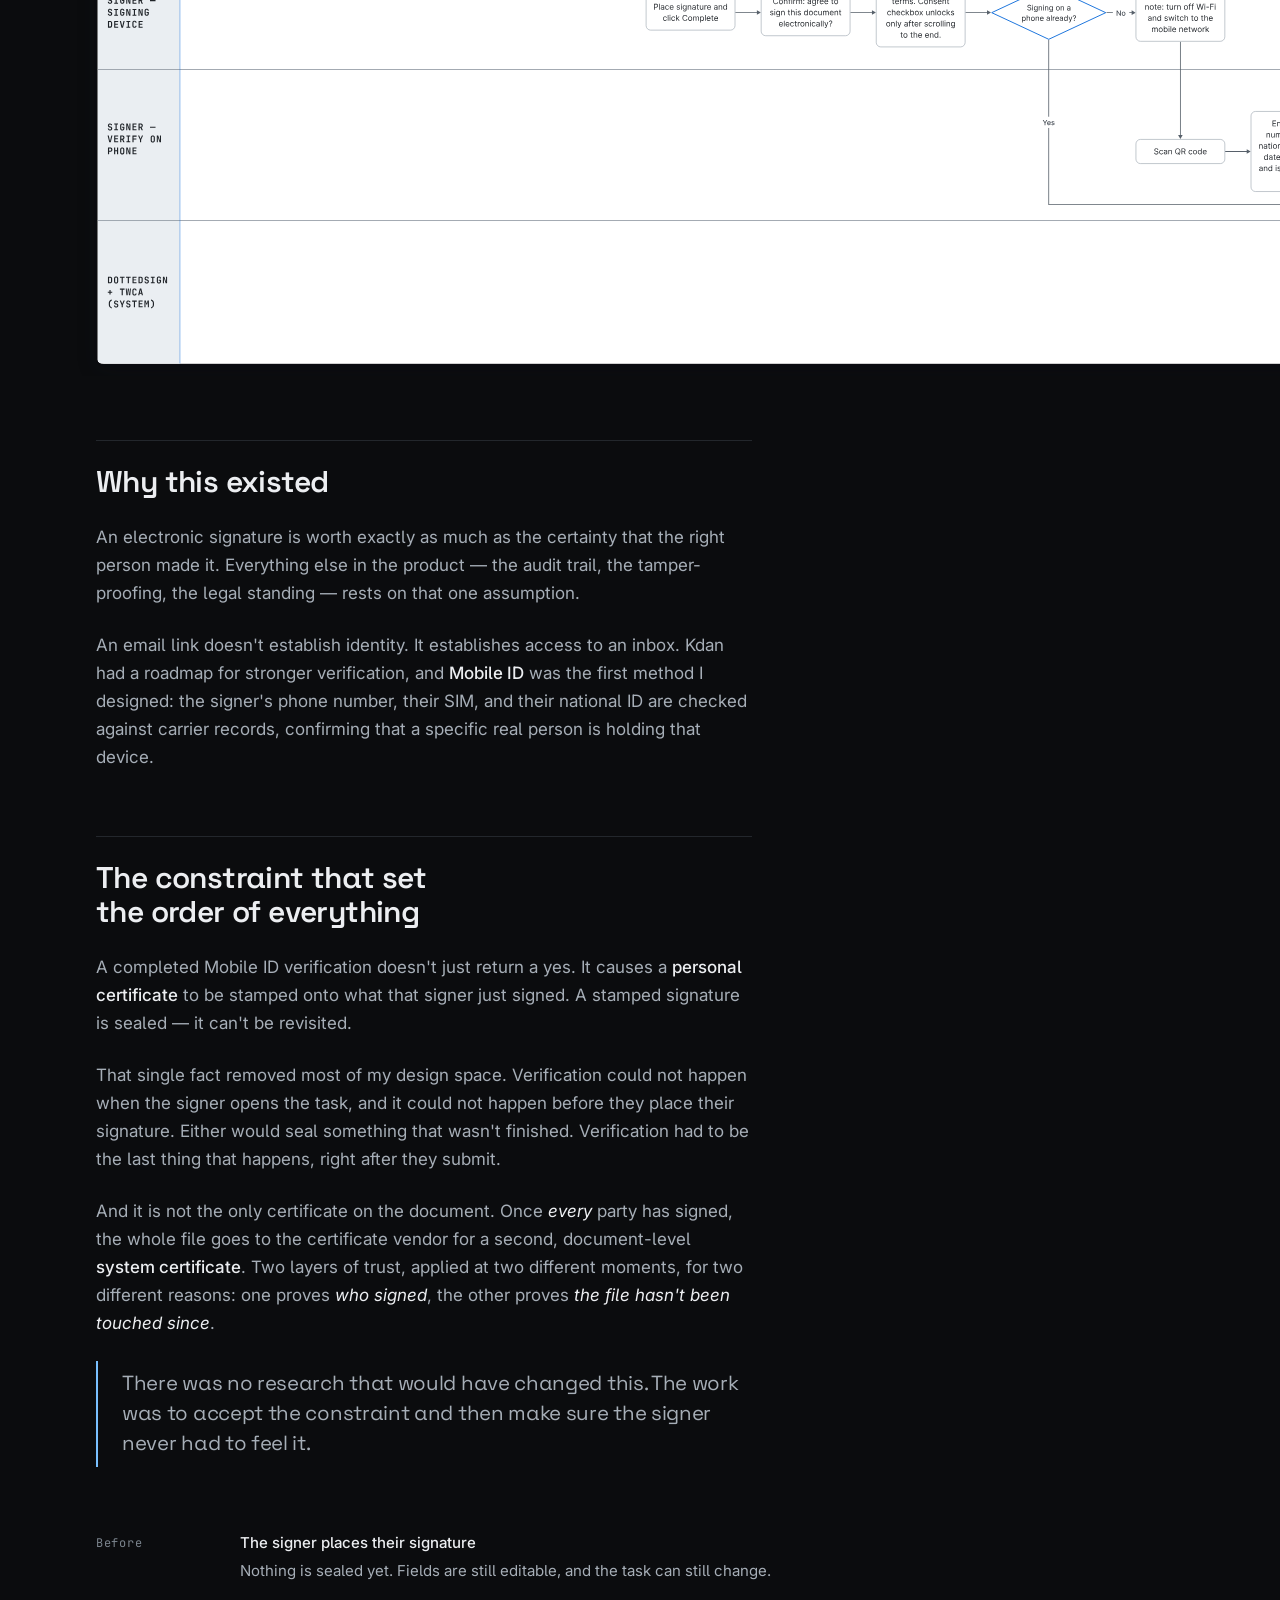
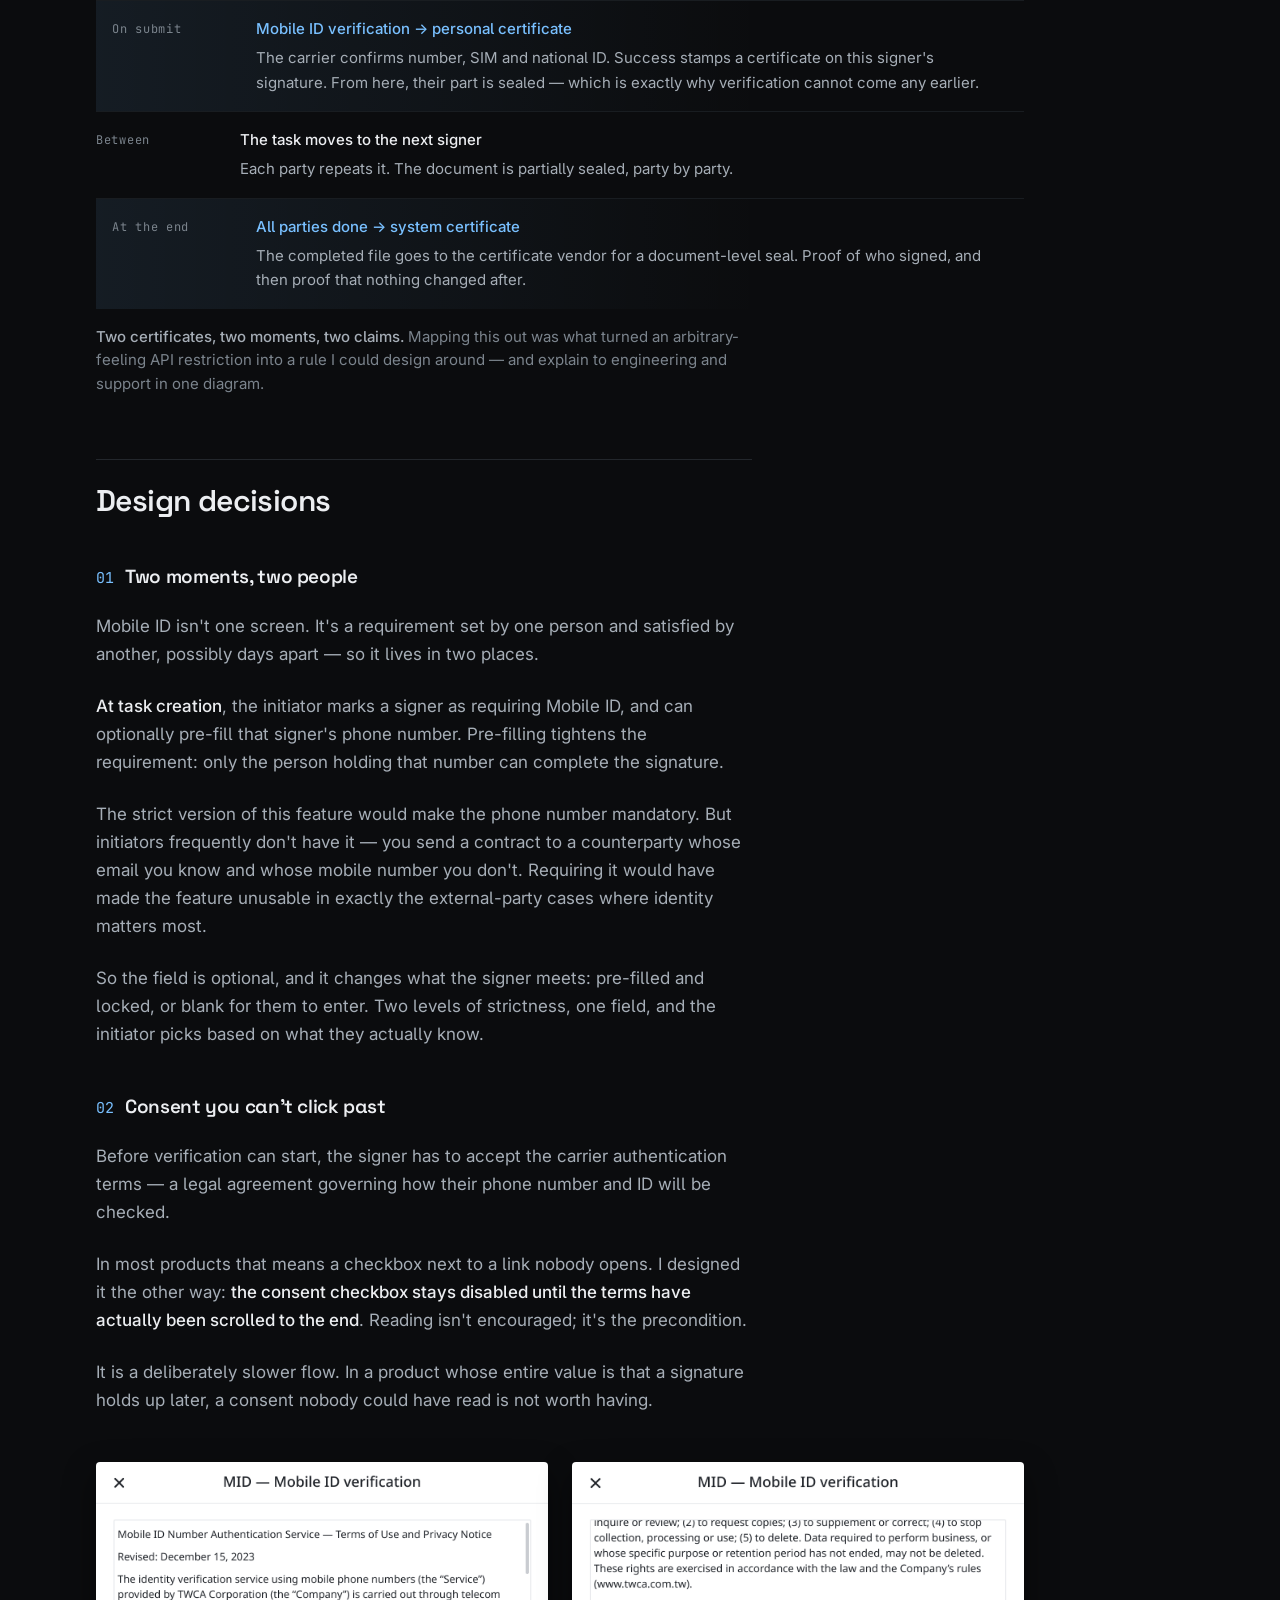
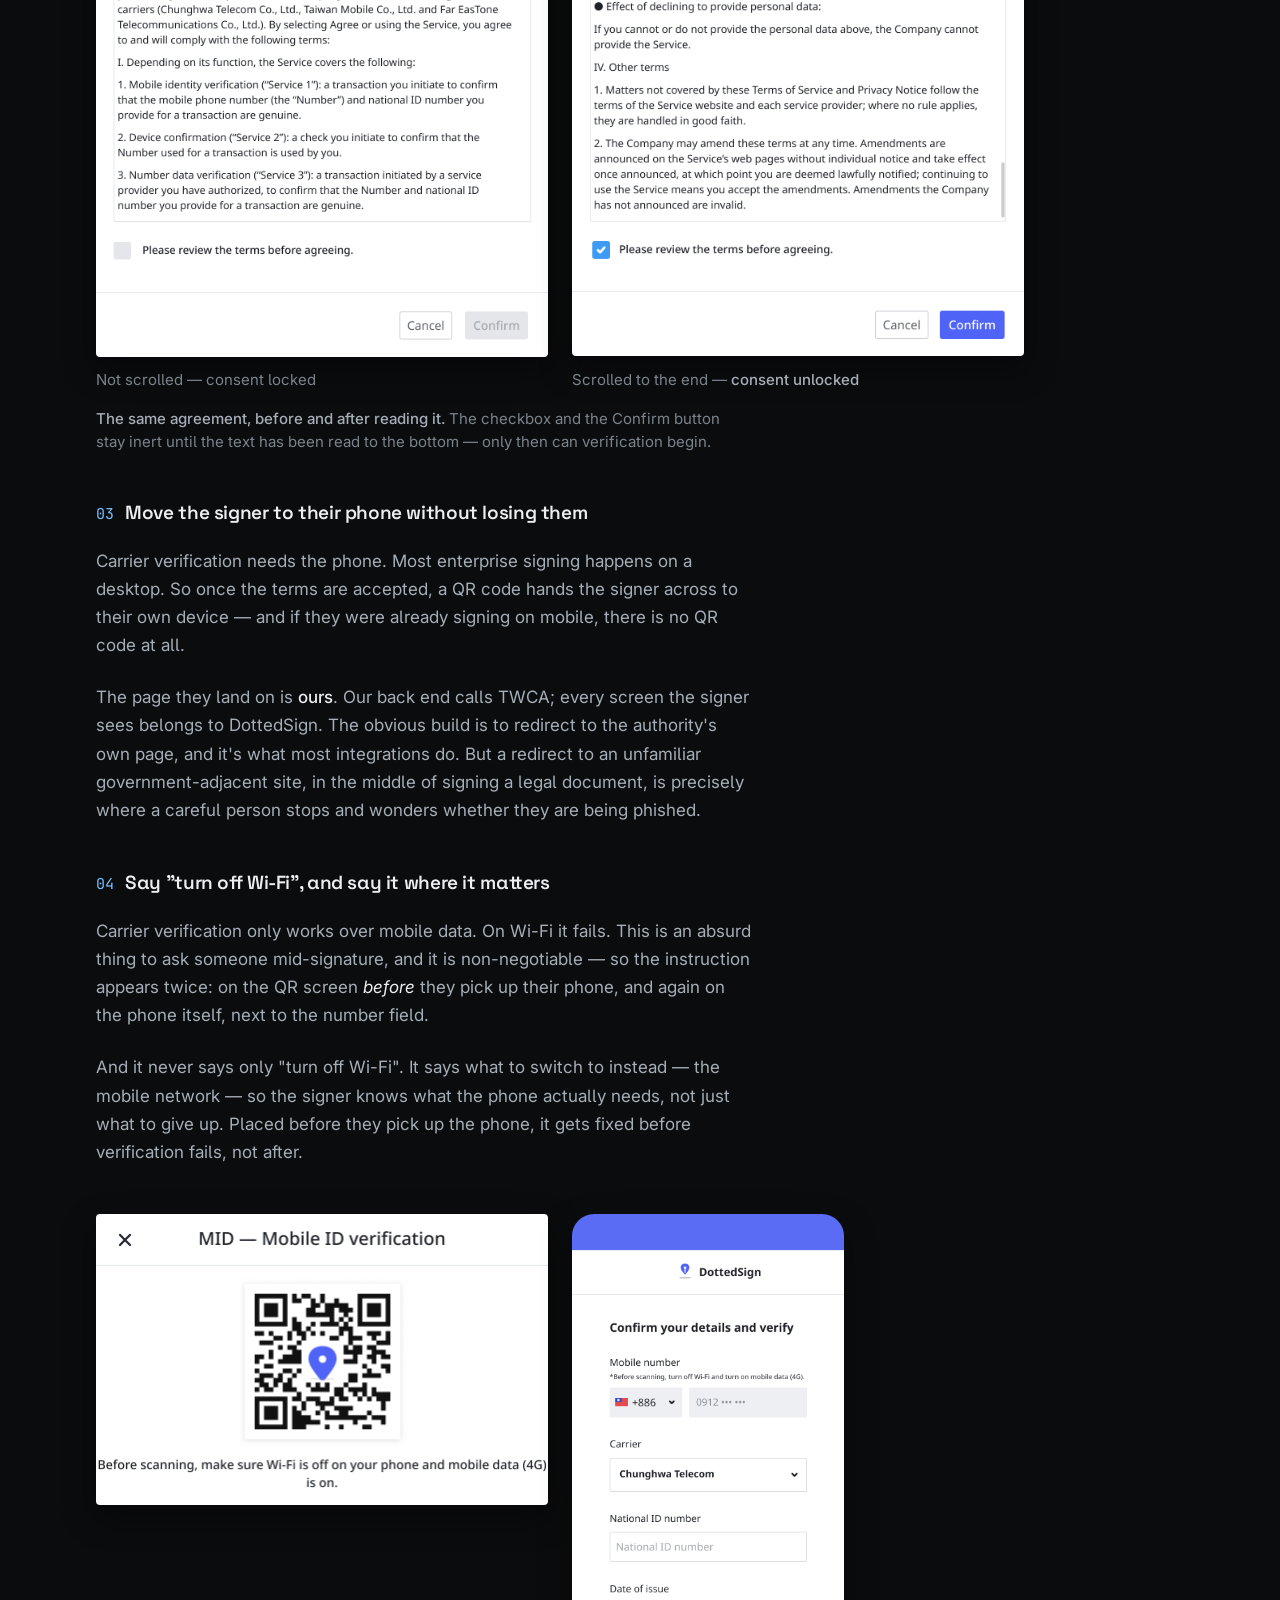
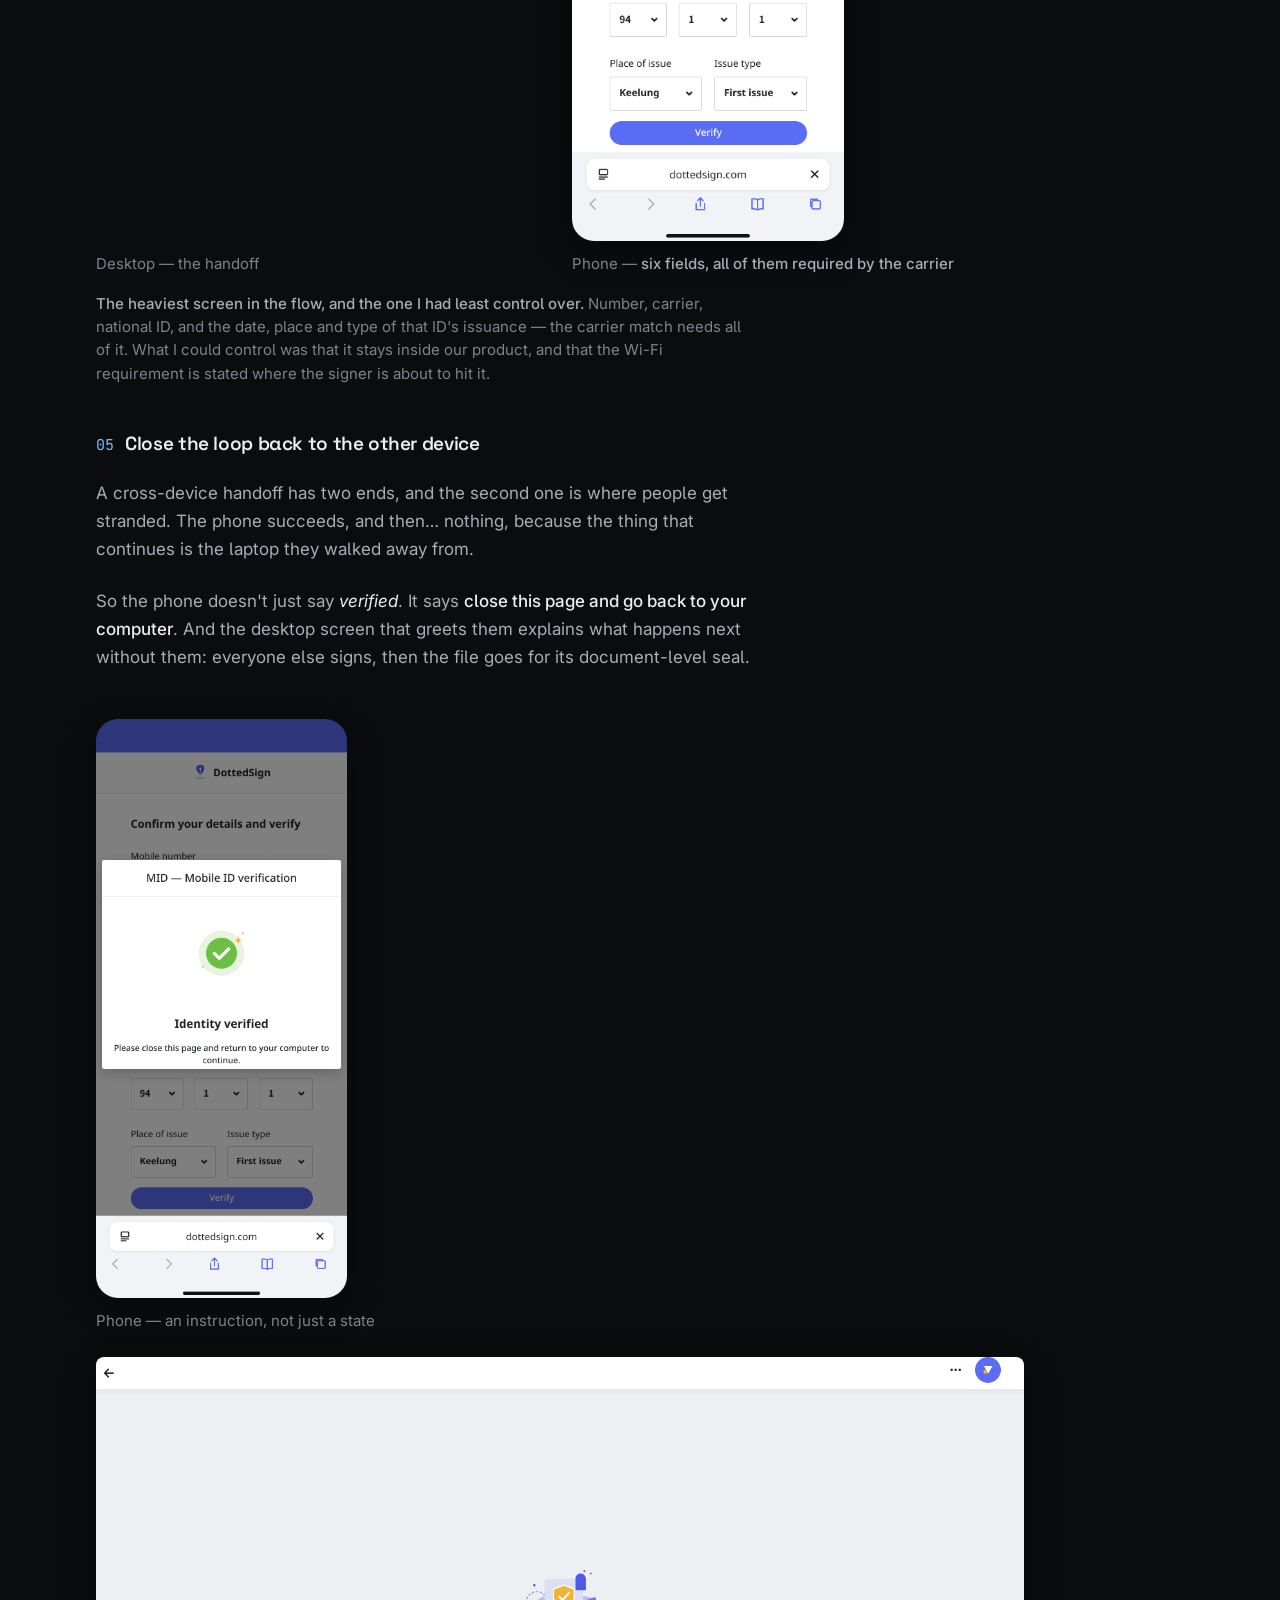
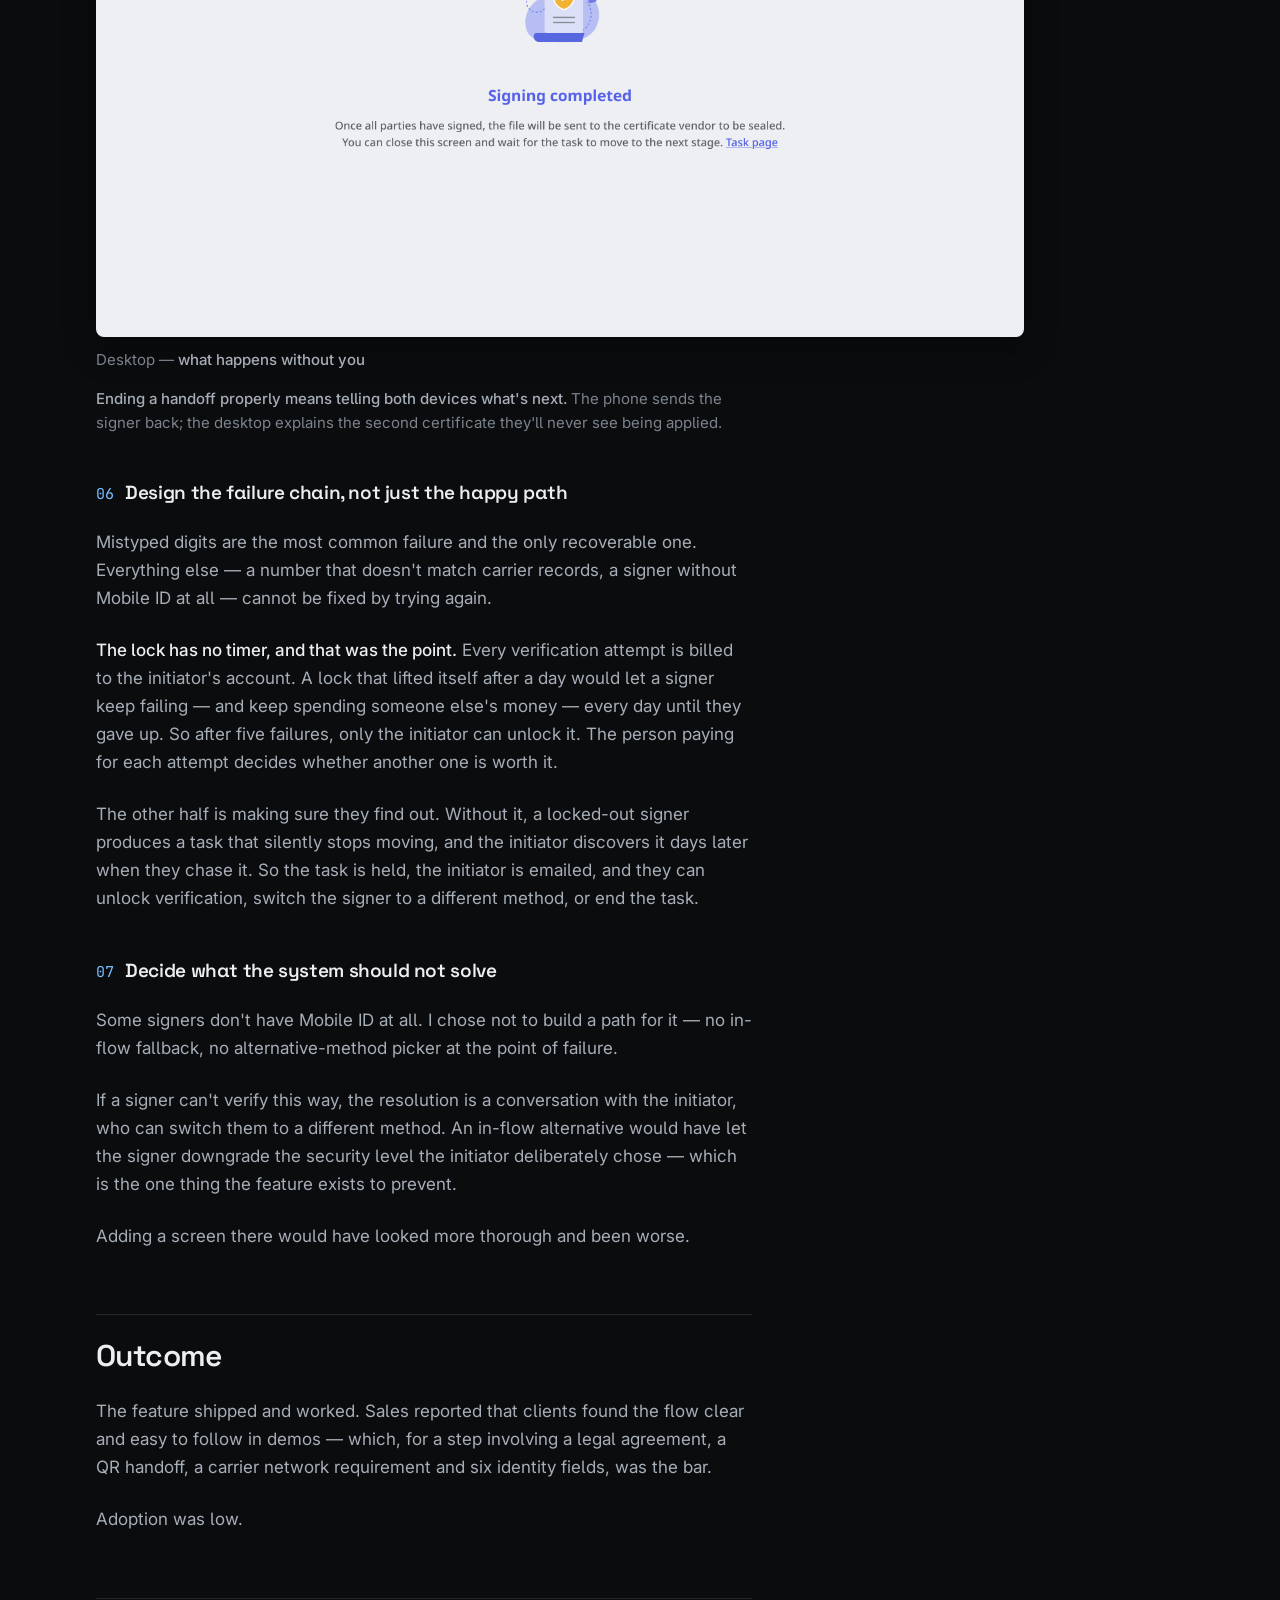
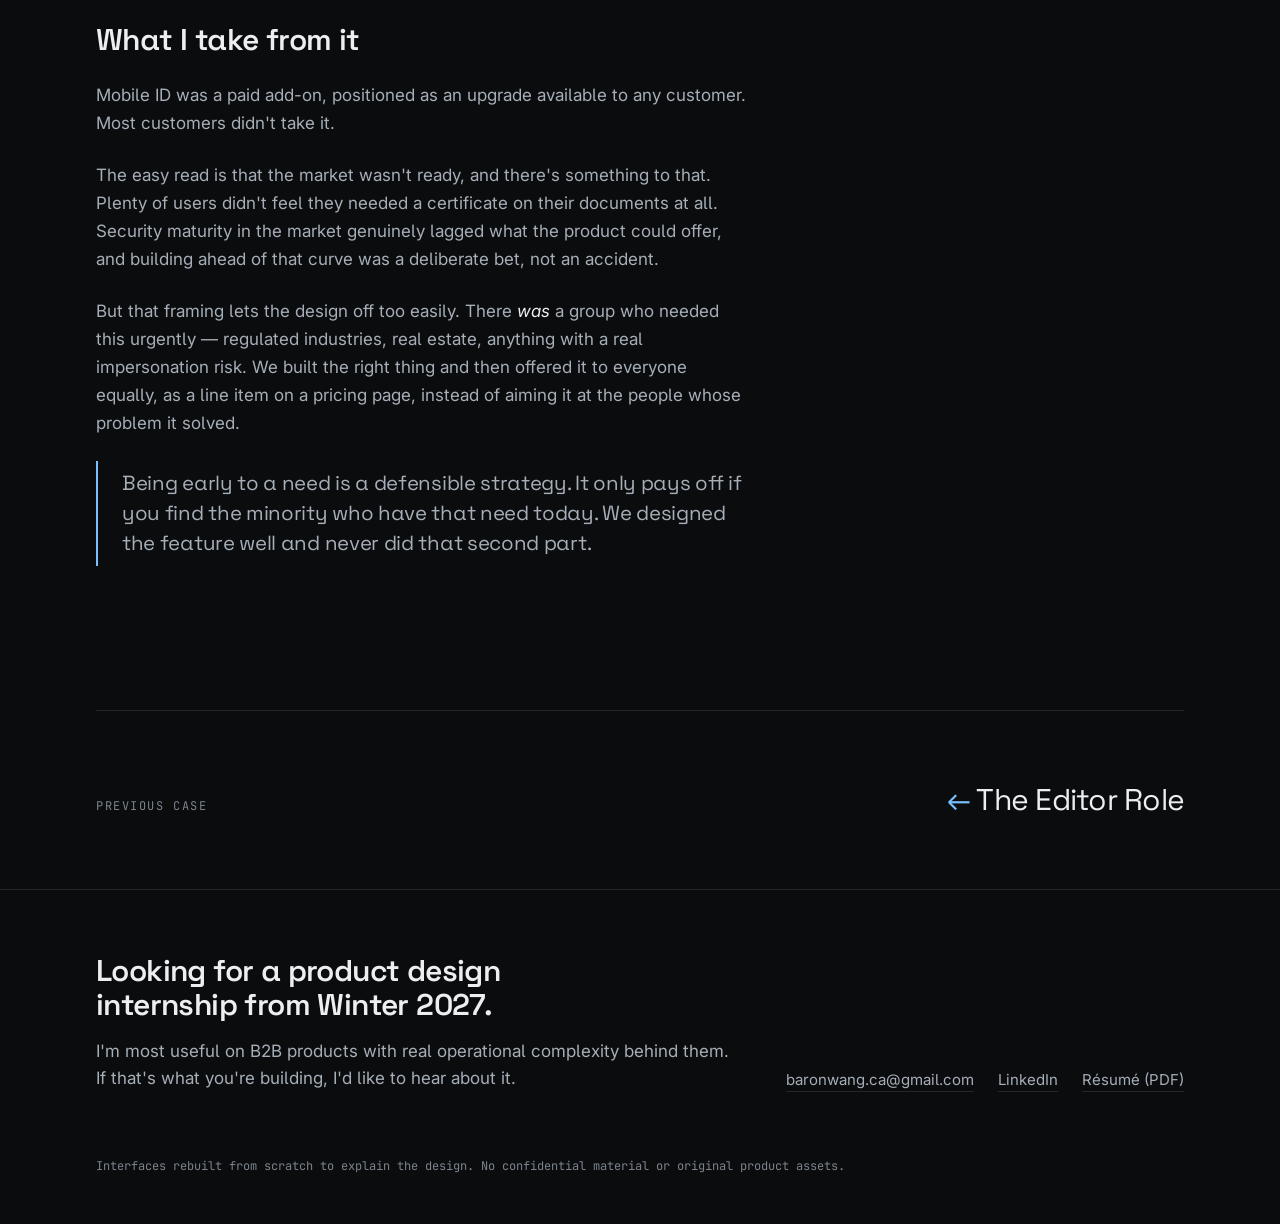
<file: mobile-id.html>
<!doctype html>
<html lang="en">
<head>
<meta charset="utf-8">
<meta name="viewport" content="width=device-width, initial-scale=1">
<title>Mobile ID — Ling-Lian Wang</title>
<meta name="description" content="Designing carrier-based identity verification at DottedSign around a certificate authority's constraints — consent you can't click past, a cross-device handoff, and a full failure chain.">
<link rel="stylesheet" href="css/main.css">
</head>
<body>
<a class="skip" href="#main">Skip to content</a>

<header class="site-head">
  <div class="wrap">
    <a class="brand" href="index.html">Ling-Lian Wang <span>/ Product Designer</span></a>
    <nav class="nav" aria-label="Main">
      <a href="index.html#work" aria-current="page">Work</a>
      <a href="about.html">About</a>
      <a href="assets/Ling-Lian-Wang-Resume.pdf">Résumé</a>
    </nav>
  </div>
</header>

<main id="main">
<article>

  <header class="article-head">
    <div class="wrap">
      <div class="eyebrow">
        <span class="label">02 / DottedSign</span>
        <span class="label">Shipped</span>
      </div>
      <h1 class="article-title">Mobile ID</h1>
      <p class="article-deck">
        Proving a signer is who they say they are, through their mobile carrier — on an
        integration whose one hard rule decided the order of everything else.
      </p>

      <dl class="meta-grid">
        <div>
          <dt class="label">My role</dt>
          <dd>Product Designer. Flow design, interaction rules, failure-state design,
              functional spec. Visual execution by our UI designer.</dd>
        </div>
        <div>
          <dt class="label">Team</dt>
          <dd>PM · product designer (me) · UI designer · front-end · back-end · QA</dd>
        </div>
        <div>
          <dt class="label">Integration</dt>
          <dd>TWCA — Taiwan-CA, the national certificate authority, via the three mobile
              carriers</dd>
        </div>
        <div>
          <dt class="label">Also designed</dt>
          <dd>A second method on the same roadmap using Taiwan's mobile Citizen Digital
              Certificate</dd>
        </div>
      </dl>
    </div>
  </header>

  <div class="article-body">
    <div class="wrap">

      <aside class="tldr">
        <p class="label">In short</p>
        <dl>
          <div><dt>Problem</dt><dd>An email link proves access to an inbox, not identity. And the
            certificate authority's API <b>sealed a signature the moment it verified</b> &mdash;
            which decided when verification could happen at all.</dd></div>
          <div><dt>What I did</dt><dd>Split the feature between the person who requires it and the
            person who satisfies it, <b>gated the legal agreement behind actually reading it</b>,
            kept every screen inside our own product rather than redirecting, and designed the
            failure chain through to notifying the one person who could resolve it.</dd></div>
          <div><dt>Outcome</dt><dd>Shipped and demoed well. <b>Adoption stayed low.</b></dd></div>
          <div><dt>What I'd change</dt><dd>We sold it as a general paid add-on instead of aiming it
            at the regulated industries that actually needed it.</dd></div>
        </dl>
      </aside>

    </div>

    <figure class="flowscroll">
      <div class="wrap flowscroll-head">
        <span class="label">The flow</span>
        <span class="flowscroll-hint" aria-hidden="true">Scroll sideways to follow it &rarr;</span>
      </div>
      <div class="flowscroll-track" tabindex="0" role="region"
           aria-label="User flow diagram. Scroll horizontally to follow it.">
        <img src="assets/flow-mobile-id.svg" width="2478" height="638" alt="Swimlane user flow of Mobile ID across four lanes: initiator, the signer's signing device, the signer's phone for verification, and DottedSign with TWCA. It runs from requiring verification, through the QR handoff (skipped when the signer is already on a phone) and the carrier check, to either success or a lockout that only the initiator can resolve. System errors show an error code and don't count toward the five attempts." decoding="async">
      </div>
    </figure>

    <div class="wrap">

      <h2>Why this existed</h2>
      <p>
        An electronic signature is worth exactly as much as the certainty that the right
        person made it. Everything else in the product — the audit trail, the tamper-proofing,
        the legal standing — rests on that one assumption.
      </p>
      <p>
        An email link doesn't establish identity. It establishes access to an inbox. Kdan had
        a roadmap for stronger verification, and <strong>Mobile ID</strong> was the first
        method I designed: the signer's phone number, their SIM, and their national ID are
        checked against carrier records, confirming that a specific real person is holding
        that device.
      </p>

      <h2>The constraint that set the order of everything</h2>
      <p>
        A completed Mobile ID verification doesn't just return a yes. It causes a
        <strong>personal certificate</strong> to be stamped onto what that signer just signed.
        A stamped signature is sealed — it can't be revisited.
      </p>
      <p>
        That single fact removed most of my design space. Verification could not happen when
        the signer opens the task, and it could not happen before they place their signature.
        Either would seal something that wasn't finished. Verification had to be the last
        thing that happens, right after they submit.
      </p>
      <p>
        And it is not the only certificate on the document. Once <em>every</em> party has
        signed, the whole file goes to the certificate vendor for a second, document-level
        <strong>system certificate</strong>. Two layers of trust, applied at two different
        moments, for two different reasons: one proves <em>who signed</em>, the other proves
        <em>the file hasn't been touched since</em>.
      </p>
      <p class="pull">
        There was no research that would have changed this. The work was to accept the
        constraint and then make sure the signer never had to feel it.
      </p>
    </div>

    <figure class="figure">
      <div class="wrap">
        <div class="cert-line">
          <div class="cert-step">
            <span class="when">Before</span>
            <span class="what"><b>The signer places their signature</b>
              Nothing is sealed yet. Fields are still editable, and the task can still change.</span>
          </div>
          <div class="cert-step seal">
            <span class="when">On submit</span>
            <span class="what"><b>Mobile ID verification → personal certificate</b>
              The carrier confirms number, SIM and national ID. Success stamps a certificate
              on this signer's signature. From here, their part is sealed — which is exactly
              why verification cannot come any earlier.</span>
          </div>
          <div class="cert-step">
            <span class="when">Between</span>
            <span class="what"><b>The task moves to the next signer</b>
              Each party repeats it. The document is partially sealed, party by party.</span>
          </div>
          <div class="cert-step seal">
            <span class="when">At the end</span>
            <span class="what"><b>All parties done → system certificate</b>
              The completed file goes to the certificate vendor for a document-level seal.
              Proof of who signed, and then proof that nothing changed after.</span>
          </div>
        </div>
      </div>
      <div class="wrap">
        <figcaption>
          <b>Two certificates, two moments, two claims.</b> Mapping this out was what turned an
          arbitrary-feeling API restriction into a rule I could design around — and explain to
          engineering and support in one diagram.
        </figcaption>
      </div>
    </figure>

    <div class="wrap">
      <h2>Design decisions</h2>

      <h3 id="d01"><span class="n">01</span>Two moments, two people</h3>
      <p>
        Mobile ID isn't one screen. It's a requirement set by one person and satisfied by
        another, possibly days apart — so it lives in two places.
      </p>
      <p>
        <strong>At task creation</strong>, the initiator marks a signer as requiring Mobile ID,
        and can optionally pre-fill that signer's phone number. Pre-filling tightens the
        requirement: only the person holding that number can complete the signature.
      </p>
      <p>
        The strict version of this feature would make the phone number mandatory. But
        initiators frequently don't have it — you send a contract to a counterparty whose
        email you know and whose mobile number you don't. Requiring it would have made the
        feature unusable in exactly the external-party cases where identity matters most.
      </p>
      <p>
        So the field is optional, and it changes what the signer meets: pre-filled and locked,
        or blank for them to enter. Two levels of strictness, one field, and the initiator
        picks based on what they actually know.
      </p>

      <h3 id="d02"><span class="n">02</span>Consent you can't click past</h3>
      <p>
        Before verification can start, the signer has to accept the carrier authentication
        terms — a legal agreement governing how their phone number and ID will be checked.
      </p>
      <p>
        In most products that means a checkbox next to a link nobody opens. I designed it the
        other way: <strong>the consent checkbox stays disabled until the terms have actually been
        scrolled to the end</strong>. Reading isn't encouraged;
        it's the precondition.
      </p>
      <p>
        It is a deliberately slower flow. In a product whose entire value is that a signature
        holds up later, a consent nobody could have read is not worth having.
      </p>
    </div>

    <figure class="figure">
      <div class="wrap">
        <div class="compare">
          <figure>
            <img class="shot window" src="assets/screens/m-d02-locked.png" width="566" height="619" alt="Mobile ID terms dialog at the top of the agreement, with the consent checkbox and Confirm button disabled." loading="lazy" decoding="async">
            <p class="cap">Not scrolled — consent locked</p>
          </figure>
          <figure>
            <img class="shot window" src="assets/screens/m-d02-unlocked.png" width="558" height="610" alt="The same terms dialog scrolled to the end of the agreement, with the consent checkbox checked and Confirm enabled." loading="lazy" decoding="async">
            <p class="cap">Scrolled to the end — <b>consent unlocked</b></p>
          </figure>
        </div>
      </div>
      <div class="wrap">
        <figcaption>
          <b>The same agreement, before and after reading it.</b> The checkbox and the Confirm
          button stay inert until the text has been read to the bottom — only then can
          verification begin.
        </figcaption>
      </div>
    </figure>

    <div class="wrap">
      <h3 id="d03"><span class="n">03</span>Move the signer to their phone without losing them</h3>
      <p>
        Carrier verification needs the phone. Most enterprise signing happens on a desktop.
        So once the terms are accepted, a QR code hands the signer across to their own device — and
        if they were already signing on mobile, there is no QR code at all.
      </p>
      <p>
        The page they land on is <strong>ours</strong>. Our back end calls TWCA; every screen
        the signer sees belongs to DottedSign. The obvious build is to redirect to the
        authority's own page, and it's what most integrations do. But a redirect to an
        unfamiliar government-adjacent site, in the middle of signing a legal document, is
        precisely where a careful person stops and wonders whether they are being phished.
      </p>

      <h3 id="d04"><span class="n">04</span>Say "turn off Wi-Fi", and say it where it matters</h3>
      <p>
        Carrier verification only works over mobile data. On Wi-Fi it fails. This is an absurd
        thing to ask someone mid-signature, and it is non-negotiable — so the instruction
        appears twice: on the QR screen <em>before</em> they pick up their phone, and again on
        the phone itself, next to the number field.
      </p>
      <p>
        And it never says only "turn off Wi-Fi". It says what to switch to instead — the mobile
        network — so the signer knows what the phone actually needs, not just what to give up.
        Placed before they pick up the phone, it gets fixed before verification fails, not after.
      </p>
    </div>

    <figure class="figure">
      <div class="wrap">
        <div class="compare">
          <figure>
            <img class="shot window" src="assets/screens/m-d04-qr.png" width="453" height="292" alt="Desktop Mobile ID dialog showing a QR code and the note: Before scanning, make sure Wi-Fi is off on your phone and mobile data (4G) is on." loading="lazy" decoding="async">
            <p class="cap">Desktop — the handoff</p>
          </figure>
          <figure>
            <img class="shot device" src="assets/screens/m-d04-phone.png" width="390" height="900" alt="Phone form to confirm details and verify: mobile number (pre-filled and locked), carrier, national ID number, date, place and type of issue, and a Verify button." loading="lazy" decoding="async">
            <p class="cap">Phone — <b>six fields, all of them required by the carrier</b></p>
          </figure>
        </div>
      </div>
      <div class="wrap">
        <figcaption>
          <b>The heaviest screen in the flow, and the one I had least control over.</b> Number,
          carrier, national ID, and the date, place and type of that ID's issuance — the
          carrier match needs all of it. What I could control was that it stays inside our
          product, and that the Wi-Fi requirement is stated where the signer is about to hit it.
        </figcaption>
      </div>
    </figure>

    <div class="wrap">
      <h3 id="d05"><span class="n">05</span>Close the loop back to the other device</h3>
      <p>
        A cross-device handoff has two ends, and the second one is where people get stranded.
        The phone succeeds, and then… nothing, because the thing that continues is the laptop
        they walked away from.
      </p>
      <p>
        So the phone doesn't just say <em>verified</em>. It says <strong>close this page and go
        back to your computer</strong>. And the desktop screen that greets them explains what
        happens next without them: everyone else signs, then the file goes for its document-level
        seal.
      </p>
    </div>

    <figure class="figure">
      <div class="wrap">
        <div class="compare stack">
          <figure>
            <img class="shot device" src="assets/screens/m-d05-phone.png" width="390" height="900" alt="Phone showing Identity verified: Please close this page and return to your computer to continue." loading="lazy" decoding="async">
            <p class="cap">Phone — an instruction, not just a state</p>
          </figure>
          <figure>
            <img class="shot screen" src="assets/screens/m-d05-complete.png" width="1440" height="900" alt="Desktop Signing completed page: once all parties have signed, the file will be sent to the certificate vendor to be sealed; the signer can close this screen and wait for the next stage." loading="lazy" decoding="async">
            <p class="cap">Desktop — <b>what happens without you</b></p>
          </figure>
        </div>
      </div>
      <div class="wrap">
        <figcaption>
          <b>Ending a handoff properly means telling both devices what's next.</b> The phone
          sends the signer back; the desktop explains the second certificate they'll never see
          being applied.
        </figcaption>
      </div>
    </figure>

    <div class="wrap">
      <h3 id="d06"><span class="n">06</span>Design the failure chain, not just the happy path</h3>
      <p>
        Mistyped digits are the most common failure and the only recoverable one. Everything
        else — a number that doesn't match carrier records, a signer without Mobile ID at all —
        cannot be fixed by trying again.
      </p>
      <p>
        <strong>The lock has no timer, and that was the point.</strong> Every verification
        attempt is billed to the initiator's account. A lock that lifted itself after a day would
        let a signer keep failing — and keep spending someone else's money — every day until
        they gave up. So after five failures, only the initiator can unlock it. The person paying
        for each attempt decides whether another one is worth it.
      </p>
      <p>
        The other half is making sure they find out. Without it, a locked-out signer produces a
        task that silently stops moving, and the initiator discovers it days later when they chase
        it. So the task is held, the initiator is emailed, and they can unlock verification, switch
        the signer to a different method, or end the task.
      </p>
    </div>


    <div class="wrap">
      <h3 id="d07"><span class="n">07</span>Decide what the system should not solve</h3>
      <p>
        Some signers don't have Mobile ID at all. I chose not to build a path for it — no
        in-flow fallback, no alternative-method picker at the point of failure.
      </p>
      <p>
        If a signer can't verify this way, the resolution is a conversation with the initiator,
        who can switch them to a different method. An in-flow alternative would have let
        the signer downgrade the security level the initiator deliberately chose — which is the
        one thing the feature exists to prevent.
      </p>
      <p>Adding a screen there would have looked more thorough and been worse.</p>

      <h2>Outcome</h2>
      <p>
        The feature shipped and worked. Sales reported that clients found the flow clear and
        easy to follow in demos — which, for a step involving a legal agreement, a QR
        handoff, a carrier network requirement and six identity fields, was the bar.
      </p>
      <p>Adoption was low.</p>

      <h2>What I take from it</h2>
      <p>
        Mobile ID was a paid add-on, positioned as an upgrade available to any customer. Most
        customers didn't take it.
      </p>
      <p>
        The easy read is that the market wasn't ready, and there's something to that. Plenty of
        users didn't feel they needed a certificate on their documents at all. Security maturity
        in the market genuinely lagged what the product could offer, and building ahead of that
        curve was a deliberate bet, not an accident.
      </p>
      <p>
        But that framing lets the design off too easily. There <em>was</em> a group who needed
        this urgently — regulated industries, real estate, anything with a real impersonation
        risk. We built the right thing and then offered it to everyone equally, as a line item
        on a pricing page, instead of aiming it at the people whose problem it solved.
      </p>
      <p class="pull">
        Being early to a need is a defensible strategy. It only pays off if you find the
        minority who have that need today. We designed the feature well and never did that
        second part.
      </p>
    </div>
  </div>
</article>

<div class="wrap">
  <nav class="next" aria-label="Next case study">
    <span class="label">Previous case</span>
    <a href="editor-role.html"><span class="arrow" aria-hidden="true">&larr;</span> The Editor Role</a>
  </nav>
</div>
</main>

<footer class="site-foot">
  <div class="wrap">
    <div class="foot-grid">
      <div>
        <h2>Looking for a product design internship from Winter&nbsp;2027.</h2>
        <p class="hero-lead" style="font-size: var(--fs-body)">
          I'm most useful on B2B products with real operational complexity behind them.
          If that's what you're building, I'd like to hear about it.
        </p>
      </div>
      <ul class="contact-list">
        <li><a href="mailto:baronwang.ca@gmail.com">baronwang.ca@gmail.com</a></li>
        <li><a href="https://www.linkedin.com/in/ling-lian-wang">LinkedIn</a></li>
        <li><a href="assets/Ling-Lian-Wang-Resume.pdf">Résumé (PDF)</a></li>
      </ul>
    </div>
    <p class="colophon">
      Interfaces rebuilt from scratch to explain the design. No confidential material or
      original product assets.
    </p>
  </div>
</footer>
</body>
</html>
</file>
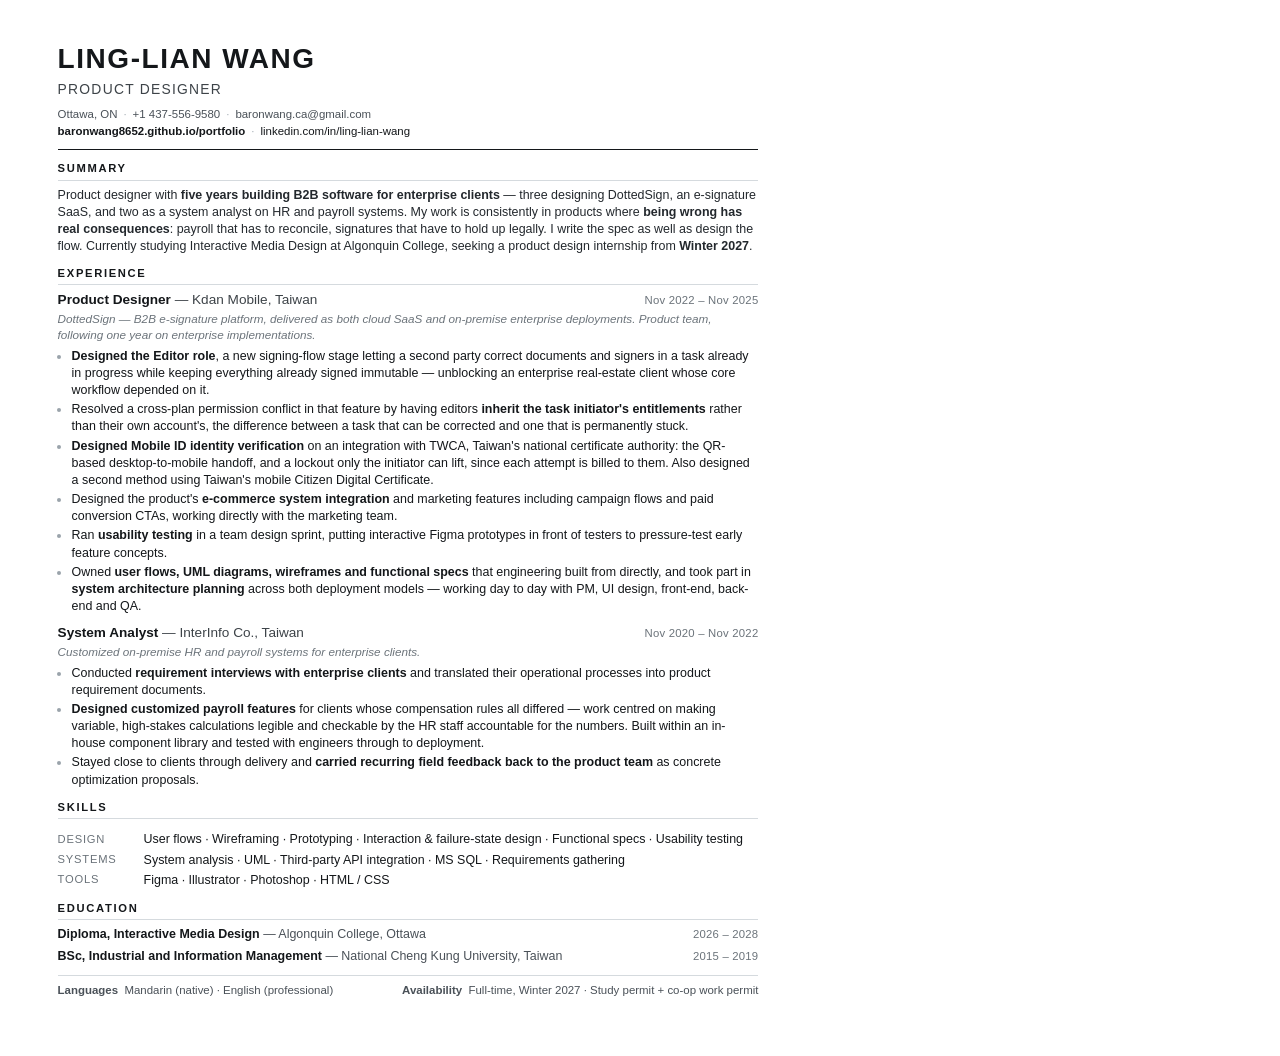
<file: source/resume.html>
<!doctype html>
<html lang="en"><head><meta charset="utf-8"><title>Ling-Lian Wang — Resume</title>
<style>
  @page { size: Letter; margin: 0; }
  * { box-sizing: border-box; }
  html, body { margin: 0; padding: 0; }
  body {
    font-family: "Helvetica Neue", Helvetica, Arial, sans-serif;
    font-size: 9.35pt; line-height: 1.37; color: #14171a;
    -webkit-font-smoothing: antialiased;
  }
  .page { width: 8.5in; min-height: 11in; padding: 0.42in 0.6in 0.3in; }

  header { border-bottom: 1.6px solid #14171a; padding-bottom: 8px; margin-bottom: 11px; }
  h1 { font-size: 21pt; letter-spacing: 0.055em; margin: 0 0 1px; font-weight: 700; }
  .role { font-size: 10.4pt; color: #3d4348; letter-spacing: 0.09em;
          text-transform: uppercase; margin-bottom: 7px; font-weight: 500; }
  .contact { font-size: 8.6pt; color: #4a5158; line-height: 1.55; }
  .contact b { color: #14171a; font-weight: 600; }
  .contact span { white-space: nowrap; }
  .contact i { font-style: normal; color: #a8b0b7; margin: 0 6px; }
  a { color: #14171a; text-decoration: none; }

  h2 { font-size: 8.4pt; letter-spacing: 0.15em; text-transform: uppercase;
       color: #14171a; font-weight: 700; margin: 11px 0 6px;
       padding-bottom: 3px; border-bottom: 0.8px solid #d5dade; }
  section:first-of-type h2 { margin-top: 0; }

  .summary { color: #23282d; margin: 0; }
  .summary strong { font-weight: 600; }

  .job { margin-bottom: 9px; }
  .job:last-child { margin-bottom: 2px; }
  .jobhead { display: flex; justify-content: space-between; align-items: baseline; gap: 12px; }
  .jt { font-size: 10.2pt; font-weight: 700; }
  .jt em { font-style: normal; font-weight: 500; color: #3d4348; }
  .dates { font-size: 8.5pt; color: #6b737a; white-space: nowrap; letter-spacing: 0.02em; }
  .ctx { font-size: 8.8pt; color: #6b737a; margin: 1px 0 5px; font-style: italic; }

  ul { margin: 0; padding-left: 13px; }
  li { margin-bottom: 2.2px; padding-left: 1px; }
  li::marker { color: #9aa3ab; }
  li b { font-weight: 600; }

  .skills { display: grid; grid-template-columns: 74px 1fr; gap: 3px 12px; }
  .skills dt { font-size: 8.4pt; color: #6b737a; text-transform: uppercase;
               letter-spacing: 0.07em; padding-top: 0.5px; }
  .skills dd { margin: 0; }

  .edu { display: flex; justify-content: space-between; align-items: baseline;
         gap: 12px; margin-bottom: 4px; }
  .edu:last-child { margin-bottom: 0; }
  .edu b { font-weight: 600; }
  .edu span { color: #4a5158; }

  .footnote { margin-top: 10px; padding-top: 7px; border-top: 0.8px solid #d5dade;
              font-size: 8.6pt; color: #4a5158; display: flex;
              justify-content: space-between; gap: 12px; }
</style></head>
<body><div class="page">

<header>
  <h1>LING-LIAN WANG</h1>
  <div class="role">Product Designer</div>
  <div class="contact">
    <span>Ottawa, ON</span><i>·</i><span>+1 437-556-9580</span><i>·</i><span>baronwang.ca@gmail.com</span><br>
    <span><a href="https://baronwang8652.github.io/portfolio/"><b>baronwang8652.github.io/portfolio</b></a></span><i>·</i><span><a href="https://www.linkedin.com/in/ling-lian-wang">linkedin.com/in/ling-lian-wang</a></span>
  </div>
</header>

<section>
  <h2>Summary</h2>
  <p class="summary">Product designer with <strong>five years building B2B software for enterprise clients</strong> — three designing DottedSign, an e-signature SaaS, and two as a system analyst on HR and payroll systems. My work is consistently in products where <strong>being wrong has real consequences</strong>: payroll that has to reconcile, signatures that have to hold up legally. I write the spec as well as design the flow. Currently studying Interactive Media Design at Algonquin College, seeking a product design internship from <strong>Winter 2027</strong>.</p>
</section>

<section>
  <h2>Experience</h2>

  <div class="job">
    <div class="jobhead">
      <div class="jt">Product Designer <em>— Kdan Mobile, Taiwan</em></div>
      <div class="dates">Nov 2022 – Nov 2025</div>
    </div>
    <div class="ctx">DottedSign — B2B e-signature platform, delivered as both cloud SaaS and on-premise enterprise deployments. Product team, following one year on enterprise implementations.</div>
    <ul>
      <li><b>Designed the Editor role</b>, a new signing-flow stage letting a second party correct documents and signers in a task already in progress while keeping everything already signed immutable — unblocking an enterprise real-estate client whose core workflow depended on it.</li>
      <li>Resolved a cross-plan permission conflict in that feature by having editors <b>inherit the task initiator's entitlements</b> rather than their own account's, the difference between a task that can be corrected and one that is permanently stuck.</li>
      <li><b>Designed Mobile ID identity verification</b> on an integration with TWCA, Taiwan's national certificate authority: the QR-based desktop-to-mobile handoff, and a lockout only the initiator can lift, since each attempt is billed to them. Also designed a second method using Taiwan's mobile Citizen Digital Certificate.</li>
      <li>Designed the product's <b>e-commerce system integration</b> and marketing features including campaign flows and paid conversion CTAs, working directly with the marketing team.</li>
      <li>Ran <b>usability testing</b> in a team design sprint, putting interactive Figma prototypes in front of testers to pressure-test early feature concepts.</li>
      <li>Owned <b>user flows, UML diagrams, wireframes and functional specs</b> that engineering built from directly, and took part in <b>system architecture planning</b> across both deployment models — working day to day with PM, UI design, front-end, back-end and QA.</li>
    </ul>
  </div>

  <div class="job">
    <div class="jobhead">
      <div class="jt">System Analyst <em>— InterInfo Co., Taiwan</em></div>
      <div class="dates">Nov 2020 – Nov 2022</div>
    </div>
    <div class="ctx">Customized on-premise HR and payroll systems for enterprise clients.</div>
    <ul>
      <li>Conducted <b>requirement interviews with enterprise clients</b> and translated their operational processes into product requirement documents.</li>
      <li><b>Designed customized payroll features</b> for clients whose compensation rules all differed — work centred on making variable, high-stakes calculations legible and checkable by the HR staff accountable for the numbers. Built within an in-house component library and tested with engineers through to deployment.</li>
      <li>Stayed close to clients through delivery and <b>carried recurring field feedback back to the product team</b> as concrete optimization proposals.</li>
    </ul>
  </div>
</section>

<section>
  <h2>Skills</h2>
  <dl class="skills">
    <dt>Design</dt><dd>User flows · Wireframing · Prototyping · Interaction &amp; failure-state design · Functional specs · Usability testing</dd>
    <dt>Systems</dt><dd>System analysis · UML · Third-party API integration · MS SQL · Requirements gathering</dd>
    <dt>Tools</dt><dd>Figma · Illustrator · Photoshop · HTML / CSS</dd>
  </dl>
</section>

<section>
  <h2>Education</h2>
  <div class="edu">
    <div><b>Diploma, Interactive Media Design</b> <span>— Algonquin College, Ottawa</span></div>
    <div class="dates">2026 – 2028</div>
  </div>
  <div class="edu">
    <div><b>BSc, Industrial and Information Management</b> <span>— National Cheng Kung University, Taiwan</span></div>
    <div class="dates">2015 – 2019</div>
  </div>
</section>

<div class="footnote">
  <span><b>Languages</b> &nbsp;Mandarin (native) · English (professional)</span>
  <span><b>Availability</b> &nbsp;Full-time, Winter 2027 &middot; Study permit + co-op work permit</span>
</div>

</div></body></html>
</file>
<file: css/main.css>
/* ============================================================
   Ling-Lian Wang — portfolio
   Design system: dark, Swiss/editorial, single cool accent
   ============================================================ */

@import url('https://fonts.googleapis.com/css2?family=Space+Grotesk:wght@400;500;600;700&family=Inter:wght@400;500;600&family=JetBrains+Mono:wght@400;500&display=swap');

:root {
  /* ============================================================
     THEME — every colour in the site resolves to one of these.
     Swapping this block swaps the whole site, diagrams included.
     ============================================================ */

  /* surfaces */
  --bg:        #0B0C0E;
  --bg-1:      #101216;
  --bg-2:      #16191E;
  --line:      #23272C;
  --line-soft: #191D21;

  /* text — all verified >= 4.5:1 on --bg */
  --fg:        #ECEEF1;   /* 16.8:1 */
  --fg-dim:    #A6AEB7;   /*  8.7:1 */
  --fg-mute:   #7B848D;   /*  5.2:1 */

  /* accent */
  --accent:      #79C0FF; /* 10.1:1 */
  --accent-deep: #1F6FEB;
  --accent-wash: rgba(121, 192, 255, 0.09);
  --accent-edge: rgba(121, 192, 255, 0.22);
  --on-accent:   #06131F;

  /* themed component surfaces */
  --head-bg:        rgba(11, 12, 14, 0.82);
  --card-hover-bg:  var(--bg-2);
  --card-hover-line:#33393F;
  --card-shadow:    none;
  --visual-bg:      rgba(0, 0, 0, 0.28);

  /* diagram palette — every inline SVG reads from these */
  --dg-fill:        #16191E;
  --dg-fill-soft:   #101216;
  --dg-fill-deep:   #0B0C0E;
  --dg-line:        #2C3238;
  --dg-line-strong: #3A4147;
  --dg-ink:         #3A4147;
  --dg-ink-strong:  #5A636B;

  /* type */
  --font-display: 'Space Grotesk', 'Helvetica Neue', Arial, sans-serif;
  --font-body:    'Inter', -apple-system, BlinkMacSystemFont, 'Segoe UI', sans-serif;
  --font-mono:    'JetBrains Mono', ui-monospace, SFMono-Regular, Menlo, monospace;

  --fs-display: clamp(2.125rem, 6.4vw, 5rem);
  --fs-h1:      clamp(2rem, 4.5vw, 3.25rem);
  --fs-h2:      clamp(1.375rem, 2.6vw, 1.875rem);
  --fs-h3:      1.1875rem;
  --fs-lead:    clamp(1.0625rem, 1.6vw, 1.3125rem);
  --fs-body:    1.0625rem;
  --fs-sm:      0.9375rem;
  --fs-micro:   0.75rem;

  /* space — 4/8 rhythm */
  --s-1: 4px;   --s-2: 8px;   --s-3: 12px;  --s-4: 16px;
  --s-5: 24px;  --s-6: 32px;  --s-7: 48px;  --s-8: 64px;
  --s-9: 96px;  --s-10: 128px;

  /* layout */
  --w-page:  74rem;
  --w-prose: 41rem;

  --ease: cubic-bezier(0.2, 0, 0.15, 1);
}

/* ---------- reset ---------- */
*, *::before, *::after { box-sizing: border-box; }
html { -webkit-text-size-adjust: 100%; scroll-behavior: smooth; }
body {
  margin: 0;
  background: var(--bg);
  color: var(--fg);
  font-family: var(--font-body);
  font-size: var(--fs-body);
  line-height: 1.65;
  font-feature-settings: 'cv05' 1, 'ss01' 1;
  -webkit-font-smoothing: antialiased;
  text-rendering: optimizeLegibility;
}
img, svg { max-width: 100%; display: block; }
h1, h2, h3, h4 { font-family: var(--font-display); font-weight: 600; line-height: 1.14;
                 letter-spacing: -0.02em; margin: 0; text-wrap: balance; }
p { margin: 0; }
ul, ol { margin: 0; padding: 0; }
a { color: inherit; }

@media (prefers-reduced-motion: reduce) {
  html { scroll-behavior: auto; }
  *, *::before, *::after {
    animation-duration: 0.01ms !important; animation-iteration-count: 1 !important;
    transition-duration: 0.01ms !important;
  }
}

/* ---------- shared primitives ---------- */
.wrap { width: 100%; max-width: var(--w-page); margin-inline: auto; padding-inline: var(--s-5); }
@media (min-width: 768px) { .wrap { padding-inline: var(--s-7); } }

.prose { max-width: var(--w-prose); }

.skip {
  position: absolute; left: var(--s-4); top: -100px; z-index: 100;
  background: var(--accent); color: var(--on-accent); padding: var(--s-3) var(--s-4);
  border-radius: 6px; font-weight: 600; text-decoration: none;
  transition: top 160ms var(--ease);
}
.skip:focus { top: var(--s-4); }

:where(a, button, summary):focus-visible {
  outline: 2px solid var(--accent);
  outline-offset: 3px;
  border-radius: 3px;
}

.label {
  font-family: var(--font-mono);
  font-size: var(--fs-micro);
  letter-spacing: 0.13em;
  text-transform: uppercase;
  color: var(--fg-mute);
}

.rule { border: 0; border-top: 1px solid var(--line); margin: 0; }

/* ---------- header ---------- */
.site-head {
  position: sticky; top: 0; z-index: 40;
  background: var(--head-bg);
  backdrop-filter: blur(12px);
  border-bottom: 1px solid var(--line-soft);
}
.site-head .wrap {
  display: flex; align-items: center; justify-content: space-between;
  gap: var(--s-5); min-height: 64px;
}
.brand {
  font-family: var(--font-display); font-weight: 600; font-size: 0.9375rem;
  letter-spacing: -0.01em; text-decoration: none; color: var(--fg);
}
.brand span { color: var(--fg-mute); font-weight: 400; }
@media (max-width: 620px) { .brand span { display: none; } }
.nav { display: flex; align-items: center; gap: var(--s-5); flex: none; }
@media (max-width: 480px) { .nav { gap: var(--s-4); } }
.nav a {
  font-size: var(--fs-sm); text-decoration: none; color: var(--fg-dim);
  transition: color 180ms var(--ease);
}
.nav a:hover, .nav a[aria-current="page"] { color: var(--fg); }
.nav a[aria-current="page"] { color: var(--accent); }


/* ---------- hero ---------- */
/* hard line breaks only where there is room for them */
.br-lg { display: none; }
@media (min-width: 900px) { .br-lg { display: inline; } }

.hero { padding-block: var(--s-9) var(--s-8); border-bottom: 1px solid var(--line); }
@media (min-width: 900px) { .hero { padding-block: var(--s-10) var(--s-9); } }

.hero h1 {
  font-size: var(--fs-display);
  letter-spacing: -0.035em;
  margin-block: var(--s-4) var(--s-5);
}
.hero h1 .sub {
  display: block; font-size: var(--fs-h2); font-weight: 400;
  color: var(--fg-mute); letter-spacing: -0.015em; margin-top: var(--s-3);
}
.hero-lead {
  font-size: var(--fs-lead); line-height: 1.6; color: var(--fg-dim);
  max-width: 46rem;
}
.hero-lead strong { color: var(--fg); font-weight: 500; }

.availability {
  display: inline-flex; align-items: center; gap: var(--s-3);
  margin-top: var(--s-7); padding: var(--s-3) var(--s-4);
  border: 1px solid var(--line); border-radius: 999px;
  background: var(--bg-1); font-size: var(--fs-sm); color: var(--fg-dim);
}
.dot {
  width: 7px; height: 7px; border-radius: 50%;
  background: var(--accent); flex: none;
  box-shadow: 0 0 0 3px var(--accent-wash);
}

/* ---------- sections ---------- */
.section { padding-block: var(--s-9); }
.section-head {
  display: flex; align-items: baseline; justify-content: space-between;
  gap: var(--s-5); margin-bottom: var(--s-7); flex-wrap: wrap;
}
.section-head h2 { font-size: var(--fs-h2); }

/* ---------- work cards ---------- */
.work-list { list-style: none; display: grid; gap: var(--s-5); }

.card {
  position: relative;
  display: grid; gap: var(--s-5);
  padding: var(--s-6);
  border: 1px solid var(--line);
  border-radius: 10px;
  background: var(--bg-1);
  transition: border-color 220ms var(--ease), background 220ms var(--ease),
              transform 220ms var(--ease);
}
@media (min-width: 860px) {
  .card { grid-template-columns: minmax(0,1fr) 17.5rem; align-items: center; gap: var(--s-8); padding: var(--s-7); }
}
.card:hover { border-color: var(--card-hover-line); background: var(--card-hover-bg);
               box-shadow: var(--card-shadow); }
.card:has(a:focus-visible) { border-color: var(--accent); }

.card-meta { display: flex; gap: var(--s-4); flex-wrap: wrap; margin-bottom: var(--s-4); }
.card h3 { font-size: var(--fs-h1); letter-spacing: -0.03em; margin-bottom: var(--s-3); }
.card h3 a { text-decoration: none; }
.card h3 a::after { content: ''; position: absolute; inset: 0; }
.card-thesis { color: var(--fg-dim); max-width: 34rem; }

.card-tags { display: flex; gap: var(--s-2); flex-wrap: wrap; margin-top: var(--s-5); }
.tag {
  font-family: var(--font-mono); font-size: var(--fs-micro);
  padding: 3px 9px; border: 1px solid var(--line); border-radius: 4px;
  color: var(--fg-mute); background: var(--bg);
}

.card-visual { display: none; }
@media (min-width: 860px) { .card-visual { display: block; padding: var(--s-4); border: 1px solid var(--line-soft);
                   border-radius: 8px; background: var(--visual-bg); } }

.card.is-wip { border-style: dashed; }
.card.is-wip h3 { color: var(--fg-dim); }
.badge-wip {
  font-family: var(--font-mono); font-size: var(--fs-micro);
  letter-spacing: 0.1em; text-transform: uppercase;
  color: var(--accent); background: var(--accent-wash);
  border: 1px solid var(--accent-edge);
  padding: 3px 9px; border-radius: 4px;
}

.arrow { color: var(--accent); transition: transform 220ms var(--ease); display: inline-block; }
.card:hover .arrow { transform: translateX(4px); }

/* ---------- practice strip ---------- */
.practice { border-block: 1px solid var(--line); background: var(--bg-1); }
.practice .wrap { padding-block: var(--s-8); }
.practice-grid { display: grid; gap: var(--s-6); }
@media (min-width: 760px) { .practice-grid { grid-template-columns: repeat(3, 1fr); gap: var(--s-7); } }
.practice-item h3 { font-size: var(--fs-h3); margin-block: var(--s-3) var(--s-3); }
.practice-item p { color: var(--fg-dim); font-size: var(--fs-sm); }

/* ---------- footer ---------- */
.site-foot { border-top: 1px solid var(--line); padding-block: var(--s-8) var(--s-7); }
.foot-grid { display: grid; gap: var(--s-7); }
@media (min-width: 760px) { .foot-grid { grid-template-columns: 1fr auto; align-items: end; } }
.foot-grid h2 { font-size: var(--fs-h2); margin-bottom: var(--s-4); }
.contact-list { list-style: none; display: flex; flex-wrap: wrap; gap: var(--s-5); }
.contact-list a {
  text-decoration: none; color: var(--fg-dim); font-size: var(--fs-sm);
  border-bottom: 1px solid var(--line); padding-bottom: 2px;
  transition: color 180ms var(--ease), border-color 180ms var(--ease);
}
.contact-list a:hover { color: var(--accent); border-color: var(--accent); }
.colophon { margin-top: var(--s-8); color: var(--fg-mute); font-size: var(--fs-micro); font-family: var(--font-mono); }

/* ---------- scroll reveal (subtle, opt-out safe) ---------- */
@media (prefers-reduced-motion: no-preference) {
  .reveal { opacity: 0; transform: translateY(10px);
            transition: opacity 420ms var(--ease), transform 420ms var(--ease); }
  .reveal.in { opacity: 1; transform: none; }
}

/* ============================================================
   CASE STUDY PAGES
   ============================================================ */

.article-head { padding-block: var(--s-8) var(--s-7); border-bottom: 1px solid var(--line); }
@media (min-width: 900px) { .article-head { padding-block: var(--s-9) var(--s-8); } }

.eyebrow { display: flex; gap: var(--s-4); flex-wrap: wrap; margin-bottom: var(--s-5); }
.article-title { font-size: var(--fs-h1); letter-spacing: -0.035em; max-width: 20ch; }
.article-deck {
  font-size: var(--fs-lead); color: var(--fg-dim); line-height: 1.55;
  max-width: 46rem; margin-top: var(--s-5);
}

.meta-grid {
  display: grid; gap: var(--s-5) var(--s-7); margin-top: var(--s-8);
  grid-template-columns: repeat(auto-fit, minmax(11rem, 1fr));
  border-top: 1px solid var(--line); padding-top: var(--s-6);
}
.meta-grid dt { margin-bottom: var(--s-2); }
.meta-grid dd { margin: 0; font-size: var(--fs-sm); color: var(--fg-dim); }

/* --- the short version, for readers who won't scroll --- */
.tldr {
  border: 1px solid var(--line); border-radius: 10px;
  background: var(--bg-1); padding: var(--s-6);
  max-width: 52rem !important; margin-bottom: var(--s-8) !important;
}
@media (min-width: 700px) { .tldr { padding: var(--s-7); } }
.tldr > .label { display: block; margin-bottom: var(--s-5); }
.tldr dl { display: grid; gap: var(--s-4); margin: 0; }
.tldr dl > div {
  display: grid; gap: var(--s-2) var(--s-5); padding-top: var(--s-4);
  border-top: 1px solid var(--line-soft);
}
.tldr dl > div:first-child { padding-top: 0; border-top: 0; }
@media (min-width: 640px) { .tldr dl > div { grid-template-columns: 8.5rem minmax(0,1fr); } }
.tldr dt {
  font-family: var(--font-mono); font-size: var(--fs-micro); letter-spacing: .1em;
  text-transform: uppercase; color: var(--fg-mute); padding-top: 3px;
}
.tldr dd { margin: 0; color: var(--fg-dim); font-size: var(--fs-sm); line-height: 1.6; }
.tldr dd b { color: var(--fg); font-weight: 500; }

/* --- body --- */
.article-body { padding-block: var(--s-8) var(--s-9); }

/* one left axis for the whole article: prose stays measured, figures run wider */
.article-body .wrap > *      { max-width: var(--w-prose); }
.article-body .wrap > * + *  { margin-top: var(--s-5); }

.article-body .wrap > h2 {
  font-size: var(--fs-h2); margin-top: var(--s-8); padding-top: var(--s-5);
  border-top: 1px solid var(--line); max-width: var(--w-prose);
}
.article-body > .wrap:first-child > h2:first-child { margin-top: 0; }
.article-body .wrap > h3 { font-size: var(--fs-h3); margin-top: var(--s-7); }
.article-body h3 .n {
  font-family: var(--font-mono); font-size: var(--fs-sm); color: var(--accent);
  margin-right: var(--s-3); font-weight: 400;
}
.article-body p { color: var(--fg-dim); }
.article-body p strong, .article-body li strong { color: var(--fg); font-weight: 500; }
.article-body em { color: var(--fg); font-style: italic; }

.article-body ul.bullets { list-style: none; margin-top: var(--s-4); }
.article-body ul.bullets li {
  position: relative; padding-left: var(--s-5); color: var(--fg-dim);
  margin-bottom: var(--s-3);
}
.article-body ul.bullets li::before {
  content: ''; position: absolute; left: 2px; top: 0.72em;
  width: 6px; height: 1px; background: var(--accent);
}

.pull {
  border-left: 2px solid var(--accent); padding: var(--s-2) 0 var(--s-2) var(--s-5);
  font-family: var(--font-display); font-size: var(--fs-lead); line-height: 1.45;
  color: var(--fg); letter-spacing: -0.015em; margin-block: var(--s-7);
}

.constraints { list-style: none; counter-reset: c; margin-top: var(--s-5); }
.constraints li {
  counter-increment: c; display: grid; grid-template-columns: 2rem 1fr; gap: var(--s-4);
  padding-block: var(--s-4); border-top: 1px solid var(--line-soft); color: var(--fg-dim);
  font-size: var(--fs-sm);
}
.constraints li::before {
  content: counter(c, decimal-leading-zero);
  font-family: var(--font-mono); font-size: var(--fs-micro); color: var(--fg-mute);
  padding-top: 0.35em;
}
.constraints li b { color: var(--fg); font-weight: 500; }

/* --- figures --- */
.figure { margin-block: var(--s-7); }
.figure .wrap > .mock,
.figure .wrap > .compare,
.figure .wrap > .scope-diagram { max-width: 58rem; }
.compare > figure, .mock, .editor-shell, .flow > * { min-width: 0; }
.figure figcaption {
  margin-top: var(--s-4); font-size: var(--fs-sm); color: var(--fg-mute);
  max-width: var(--w-prose); line-height: 1.55;
}
.figure figcaption b { color: var(--fg-dim); font-weight: 500; }

/* --- next case --- */
.next {
  border-top: 1px solid var(--line); padding-block: var(--s-8);
  display: flex; align-items: baseline; justify-content: space-between;
  gap: var(--s-5); flex-wrap: wrap;
}
.next a {
  font-family: var(--font-display); font-size: var(--fs-h2); letter-spacing: -0.025em;
  text-decoration: none; color: var(--fg); transition: color 200ms var(--ease);
}
.next a:hover { color: var(--accent); }

/* ============================================================
   PRODUCT UI LAYER
   A self-contained design system for the recreated interfaces.
   The site above is built for reading; this is built for density.
   Different job, different scale — nothing is inherited.
   ============================================================ */

.mock {
  /* ---- colour: DottedSign ---- */
  --bg:        #FFFFFF;
  --bg-1:      #F6F7F9;
  --bg-2:      #EEF0F4;
  --line:      #E1E4EA;
  --line-soft: #EDEFF3;
  --fg:        #1B1C2A;
  --fg-dim:    #474A60;
  --fg-mute:   #6E7288;
  --accent:      #4F55D9;
  --accent-wash: rgba(79, 85, 217, 0.07);
  --accent-edge: rgba(79, 85, 217, 0.32);
  --on-accent:   #FFFFFF;
  --danger:      #D5544A;
  --ok:          #37996E;

  /* ---- type: four steps, one line-height ---- */
  --t-lg: 0.9375rem;  /* 15px  panel title */
  --t-md: 0.8125rem;  /* 13px  body, values */
  --t-sm: 0.75rem;    /* 12px  labels, help */
  --t-xs: 0.6875rem;  /* 11px  micro, meta */
  --lh:   1.45;

  /* ---- radius: three ---- */
  --r-ctl:  4px;   /* inputs, chips, buttons */
  --r-srf:  8px;   /* cards, dialogs, panels */
  --r-full: 999px;
  --r-device: 26px; /* physical bezel, not a UI radius */

  /* ---- control heights, as decisions rather than stray px ---- */
  --pad-btn:  9px;   /* buttons */
  --pad-ctl:  7px;   /* inputs, selects */
  --pad-pill: 5px;   /* chips, tags */

  /* ---- space: strict 4 grid ---- */
  --u1: 4px; --u2: 8px; --u3: 12px; --u4: 16px; --u5: 20px; --u6: 28px;

  font-family: var(--font-body);
  font-size: var(--t-md);
  line-height: var(--lh);
  color: var(--fg);
  background: var(--bg);
  border: 1px solid #D6D9E2;
  border-radius: var(--r-srf);
  overflow: hidden;
  box-shadow: 0 1px 2px rgba(16,18,34,.18), 0 6px 20px rgba(16,18,34,.20);
}
.mock :where(h1,h2,h3,h4,p,ul,ol,li) { margin: 0; font-family: inherit; }
.mock svg { display: block; stroke-width: 1.8; }   /* one default weight; */
.mock svg[fill="currentColor"] { stroke: none; }    /* filled icons take no stroke */

/* ---- window strip ---- */
.mock-bar {
  display: flex; align-items: center; gap: var(--u3);
  padding: var(--u2) var(--u4); min-height: 34px;
  background: var(--bg-1); border-bottom: 1px solid var(--line);
  color: var(--fg-mute); font-size: var(--t-sm);
}
.mock-bar .dots { display: flex; gap: 5px; }
.mock-bar .dots i { width: 7px; height: 7px; border-radius: var(--r-full); background: #CBCFDA; }

.mock-body { padding: var(--u5); display: grid; gap: var(--u4); }

/* ---- headings inside a mock ---- */
.mock-h  { font-size: var(--t-lg); font-weight: 600; line-height: 1.3; color: var(--fg); }
.mock-sub{ font-size: var(--t-sm); color: var(--fg-mute); }

/* ---- dialog ---- */
.dialog { display: grid; }
.dialog-head {
  padding: var(--u4) var(--u5); border-bottom: 1px solid var(--line-soft);
  font-size: var(--t-lg); font-weight: 600; line-height: 1.3; text-align: center;
}
.dialog-body { padding: var(--u5); display: grid; gap: var(--u5); }
.dialog-body p.msg { color: var(--fg-dim); text-align: center; max-width: 30rem; margin-inline: auto; }
.dialog-foot {
  padding: var(--u4) var(--u5); border-top: 1px solid var(--line-soft);
  display: flex; justify-content: flex-end; gap: var(--u2);
}

/* ---- controls ---- */
.btn {
  font-size: var(--t-md); line-height: 1; padding: var(--pad-btn) var(--u4);
  border-radius: var(--r-ctl); border: 1px solid var(--line); color: var(--fg-dim);
  white-space: nowrap;
}
.btn.primary { background: var(--accent); border-color: var(--accent); color: var(--on-accent); }
.btn.danger  { background: var(--danger); border-color: var(--danger); color: #fff; }
.btn.block   { display: block; text-align: center; }
.btn.ghost   { border-color: var(--accent); color: var(--accent); }

.fld, .inp, .field-line {
  border: 1px solid var(--line); border-radius: var(--r-ctl);
  padding: var(--pad-ctl) var(--u3); background: var(--bg); color: var(--fg);
  min-width: 0; overflow: hidden; text-overflow: ellipsis; white-space: nowrap;
}
.inp { display: flex; align-items: center; justify-content: space-between; gap: var(--u2); }
.inp.ph { color: var(--fg-mute); }
.inp.masked { background: repeating-linear-gradient(90deg,#E6E9F0 0 5px,#F1F3F7 5px 10px); color: transparent; }
.inp .cx, .selector .cx { color: var(--fg-mute); font-size: var(--t-sm); }

.pill {
  font-size: var(--t-xs); line-height: 1; padding: var(--pad-pill) var(--u2);
  border-radius: var(--r-ctl); border: 1px solid var(--line);
  color: var(--fg-mute); white-space: nowrap; letter-spacing: .02em;
}
.pill.on { border-color: var(--accent-edge); color: var(--accent); background: var(--accent-wash); }

.cbx {
  width: 16px; height: 16px; border-radius: var(--r-ctl); border: 1.5px solid #C3C7D4;
  display: grid; place-items: center; flex: none; background: var(--bg);
}
.cbx.on { background: var(--accent); border-color: var(--accent); }
.cbx svg { width: 10px; height: 10px; color: #fff; stroke-width: 3; }
.cbx:not(.on) svg { display: none; }

.radio { display: flex; align-items: center; gap: var(--u3); color: var(--fg-dim); }
.radio .rb { width: 15px; height: 15px; border-radius: var(--r-full);
             border: 1.5px solid #C3C7D4; flex: none; }
.radio.on { color: var(--fg); }
.radio.on .rb { border-color: var(--accent); border-width: 4.5px; }

.crown { display: inline-flex; flex: none; color: var(--accent); }
.crown svg { width: 13px; height: 13px; }
svg.hint { width: 13px; height: 13px; flex: none; color: var(--fg-mute); stroke-width: 1.6; }

.fset { display: grid; gap: var(--u2); }
.fset > .lg { font-size: var(--t-md); font-weight: 600; margin-bottom: var(--u1); }
.fset .val  { color: var(--fg-dim); }
.fset .lnk  { color: var(--accent); font-size: var(--t-sm); }
.lnk, .link { color: var(--accent); }

/* ---- recipient rows: one fixed grid so every row aligns ---- */
.rcpts { display: grid; gap: var(--u2); }
.rcpt {
  display: grid;
  grid-template-columns: 26px 4.5rem minmax(0,1fr) minmax(0,1.3fr) 16px 12px;
  gap: var(--u3); align-items: center;
  padding: var(--u2) var(--u3);
  border: 1px solid var(--line); border-radius: var(--r-ctl);
  background: var(--bg); position: relative;
}
.rcpt.is-editor { border-color: var(--accent-edge); }
.rcpt .role { font-size: var(--t-sm); color: var(--fg-dim); }
.rcpt.is-editor .role { color: var(--accent); font-weight: 500; }
.rcpt .dots, .rcpt .grip { color: #A9AEBE; text-align: center; line-height: 1; }
.av {
  width: 26px; height: 26px; border-radius: var(--r-full);
  display: grid; place-items: center; position: relative; z-index: 1;
}
.av svg { width: 13px; height: 13px; color: #fff; stroke-width: 1.8; }
.av.c1 { background: #34BFD4; } .av.c2 { background: #EFA153; } .av.c3 { background: #AC74DE; }

.rcpts.ordered .rcpt:not(:last-child)::after {
  content: ''; position: absolute; left: calc(var(--u3) + 12px);
  top: calc(50% + 13px); height: calc(100% + var(--u2) - 26px);
  width: 2px; background: var(--accent);
}
.setorder { display: flex; align-items: center; gap: var(--u2); color: var(--fg-dim); }
.setorder .aside { margin-left: auto; color: var(--accent); font-size: var(--t-sm);
                   display: inline-flex; align-items: center; gap: var(--u1); }
.setorder .box {
  width: 16px; height: 16px; border-radius: var(--r-ctl);
  background: var(--accent); display: grid; place-items: center; flex: none;
}
.setorder .box svg { width: 10px; height: 10px; color: #fff; stroke-width: 3; }

/* ---- two-step flow inside one mock ---- */
.flow { display: grid; gap: var(--u5); }
@media (min-width: 820px) {
  .flow { grid-template-columns: minmax(0,1fr) auto 17rem; align-items: start; }
  .flow-arrow { align-self: center; }
}
.flow-arrow {
  display: grid; place-items: center; gap: 6px; color: var(--fg-mute);
  font-family: var(--font-mono); font-size: var(--t-xs); text-align: center;
}
.flow-arrow svg { width: 18px; height: 18px; color: var(--accent); stroke-width: 1.8; }
@media (max-width: 819px) { .flow-arrow svg { transform: rotate(90deg); } }
.flow .dialog { border: 1px solid var(--line); border-radius: var(--r-srf); }

/* ---- permissions list ---- */
.who {
  display: flex; align-items: center; gap: var(--u3);
  border: 1px solid var(--line); border-radius: var(--r-ctl); padding: var(--u3);
}
.who-role { color: var(--accent); font-size: var(--t-sm); }
.who-name { font-weight: 600; }
.permlist { display: grid; }
.permrow {
  display: grid; grid-template-columns: minmax(0,1fr) auto; gap: var(--u4);
  align-items: center; padding: var(--u3) 0; color: var(--fg-dim);
  border-top: 1px solid var(--line-soft);
}
.permrow:first-child { border-top: 0; }

/* ---- hint block ---- */
.tip {
  display: grid; grid-template-columns: auto minmax(0,1fr); gap: var(--u3);
  background: var(--bg-1); border-radius: var(--r-ctl); padding: var(--u3);
  color: var(--fg-dim); font-size: var(--t-sm);
}
.tip svg { width: 14px; height: 14px; color: var(--fg-mute); stroke-width: 1.6; margin-top: 2px; }

/* ---- state banner + app bar ---- */
.banner { background: var(--danger); color: #fff; text-align: center;
          padding: var(--u2) var(--u4); font-size: var(--t-sm); }
.appbar {
  display: flex; align-items: center; gap: var(--u3);
  padding: var(--u3) var(--u4); border-bottom: 1px solid var(--line);
}
.appbar .title { font-weight: 600; margin-right: auto;
                 min-width: 0; overflow: hidden; text-overflow: ellipsis; white-space: nowrap; }
.appbar .dots { color: #A9AEBE; }

/* ---- field editor ---- */
.editor-shell { display: grid; grid-template-columns: minmax(0,11.5rem) minmax(0,1fr); }
@media (max-width: 640px) { .editor-shell { grid-template-columns: 1fr; } }
.rail { border-right: 1px solid var(--line); padding: var(--u4); }
.rail .grp {
  display: flex; justify-content: space-between; gap: var(--u2);
  padding: var(--u2) 0; border-bottom: 1px solid var(--line-soft);
  color: var(--fg-dim); font-size: var(--t-sm);
}
.rail .grp .ed { color: var(--accent); }
.selector {
  display: flex; align-items: center; gap: var(--u2); margin: var(--u3) 0;
  border: 1px solid var(--line); border-radius: var(--r-ctl); padding: var(--pad-pill) var(--u2);
}
.selector.empty { color: var(--fg-mute); }
.selector .av { width: 20px; height: 20px; }
.selector .av svg { width: 10px; height: 10px; }
.selector .cx { margin-left: auto; }
.rail .flds { display: grid; gap: var(--u2); margin-top: var(--u3); }
.rail .flds span { display: flex; align-items: center; gap: var(--u2);
                   color: var(--fg-dim); font-size: var(--t-sm); }
.rail .flds svg { width: 14px; height: 14px; color: var(--fg-mute); stroke-width: 1.6; flex: none; }

.paper { padding: var(--u5); display: grid; gap: var(--u2); align-content: start; background: var(--bg); }
.paper .h { font-weight: 700; color: #2E5AA8; text-align: center; margin-bottom: var(--u2); }
.paper .ln { height: 5px; border-radius: var(--r-full); background: #E7E9F0; }
.paper .ln.s { width: 46%; } .paper .ln.m { width: 68%; }
.paper .row { display: flex; gap: var(--u2); align-items: center; flex-wrap: wrap;
              color: var(--fg-dim); font-size: var(--t-sm); margin-top: var(--u1); }
.filled-field { background: #FCE9D4; color: #7A4B14; border-radius: var(--r-ctl); padding: 2px var(--u1); }
.filled-field .req { color: var(--danger); margin-left: 4px; }

/* ---- scroll-gated terms ---- */
.terms {
  border: 1px solid var(--line); border-radius: var(--r-ctl); padding: var(--u4);
  font-size: var(--t-sm); line-height: 1.6; color: var(--fg-dim);
  height: 9rem; overflow: hidden; position: relative;
}
.terms.top::after {
  content: ''; position: absolute; inset: auto 0 0 0; height: 3rem;
  background: linear-gradient(transparent, var(--bg));
}
.terms b { color: var(--fg); }
.consent { display: flex; align-items: center; gap: var(--u3); color: var(--fg-dim); font-size: var(--t-sm); }
.consent .cbx { opacity: .4; }
.consent.on .cbx { opacity: 1; }

/* ---- QR handoff ---- */
.qr-wrap { display: grid; gap: var(--u3); justify-items: center; padding: var(--u6) var(--u5); }
.qr { width: 112px; height: 112px; border-radius: var(--r-ctl); color: var(--fg);
      border: 1px solid var(--line); }
.qr-note { font-size: var(--t-sm); color: var(--fg-dim); text-align: center;
           max-width: 18rem; font-weight: 500; }

/* ---- phone ---- */
.phone {
  width: 14.5rem; margin-inline: auto; border: 8px solid #1A1C26;
  border-radius: var(--r-device); overflow: hidden; background: var(--bg);
}
.phone-top { height: 18px; background: var(--accent); }
.phone-body { padding: var(--u4); display: grid; gap: var(--u3); }
.phone-brand {
  display: flex; align-items: center; gap: 6px; justify-content: center;
  padding-bottom: var(--u2); border-bottom: 1px solid var(--line-soft);
  font-weight: 700; font-size: var(--t-sm);
}
.phone-brand i { width: 12px; height: 12px; border-radius: var(--r-ctl); background: var(--accent); }
.fieldset { display: grid; gap: var(--u1); }
.fieldset .lb   { font-size: var(--t-sm); color: var(--fg-dim); font-weight: 500; }
.fieldset .note { font-size: var(--t-xs); color: var(--fg-mute); line-height: 1.4; }
.trio { display: grid; grid-template-columns: 1.2fr 1fr 1fr; gap: var(--u1); }
.duo  { display: grid; grid-template-columns: 1fr 1fr; gap: var(--u2); }
.ok-mark { width: 40px; height: 40px; border-radius: var(--r-full);
           background: rgba(55,153,110,.13); display: grid; place-items: center; margin-inline: auto; }
.ok-mark svg { width: 20px; height: 20px; color: var(--ok); stroke-width: 2.5; }
.toast { display: inline-flex; align-items: center; gap: var(--u2); justify-self: center;
         background: var(--ok); color: #fff; border-radius: var(--r-ctl);
         padding: var(--u2) var(--u3); font-size: var(--t-sm); }
.toast svg { width: 14px; height: 14px; stroke-width: 2.5; }

/* ============================================================
   FIGURE FURNITURE — one caption system, equal columns
   ============================================================ */
.figure .wrap > .mock,
.figure .wrap > .compare,
.figure .wrap > .cert-line,
.figure .wrap > .states,
.figure .wrap > .scope-diagram { max-width: 58rem; }

.compare { display: grid; gap: var(--s-5); align-items: stretch; }
@media (min-width: 780px) { .compare { grid-template-columns: 1fr 1fr; } }
.compare > figure { margin: 0; display: grid; grid-template-rows: 1fr auto; gap: var(--s-3); min-width: 0; }
.compare > figure > .mock { align-self: start; }
.compare .cap {
  font-size: var(--fs-sm); color: var(--fg-mute); line-height: 1.5;
}
.compare .cap b { color: var(--fg-dim); font-weight: 500; }

/* ============================================================
   SITE-PALETTE DIAGRAMS — these are mine, not the product's
   ============================================================ */
.cert-line { display: grid; }
.cert-step {
  display: grid; grid-template-columns: 7.5rem minmax(0,1fr); gap: var(--s-5);
  align-items: start; padding: var(--s-4) var(--s-4) var(--s-4) 0;
  border-top: 1px solid var(--line-soft);
}
.cert-step:first-child { border-top: 0; }
.cert-step .when { font-family: var(--font-mono); font-size: var(--fs-micro);
                   color: var(--fg-mute); letter-spacing: .06em; padding-top: 3px; }
.cert-step .what { color: var(--fg-dim); font-size: var(--fs-sm); }
.cert-step .what b { color: var(--fg); font-weight: 500; display: block; margin-bottom: 4px; }
.cert-step.seal { background: linear-gradient(90deg, var(--accent-wash), transparent 72%);
                  padding-left: var(--s-4); }
.cert-step.seal .what b { color: var(--accent); }

.states { display: grid; gap: var(--s-3); }
.state {
  display: grid; grid-template-columns: 2rem minmax(0,1fr) 7.5rem; gap: var(--s-4);
  align-items: center; border: 1px solid var(--line); border-radius: 8px;
  padding: var(--s-4); background: var(--bg-1); color: var(--fg-dim); font-size: var(--fs-sm);
}
.state .k { font-family: var(--font-mono); font-size: var(--fs-micro); color: var(--fg-mute); }
.state b { color: var(--fg); font-weight: 500; }
.state .out { font-family: var(--font-mono); font-size: var(--fs-micro);
              color: var(--fg-mute); text-align: right; }
.state.stop { border-color: rgba(213,84,74,.42); }
.state.stop .out { color: #E08079; }
.state.hand { border-color: var(--accent-edge); }
.state.hand .out { color: var(--accent); }

.scope-diagram { display: grid; gap: var(--s-4); }
.scope-row { display: grid; grid-template-columns: 8.5rem minmax(0,1fr); gap: var(--s-5);
             align-items: center; }
.scope-track { display: grid; grid-auto-flow: column; grid-auto-columns: 1fr; gap: var(--s-2); }
.scope-cell {
  border: 1px solid var(--line); border-radius: 8px; padding: var(--s-4) var(--s-3);
  font-size: var(--fs-sm); color: var(--fg-mute); text-align: center; background: var(--bg-1);
}
.scope-cell.ed  { border-color: var(--accent); color: var(--accent); background: var(--accent-wash); }
.scope-cell.cut { opacity: .78; }

/* ============================================================
   ABOUT
   ============================================================ */
.about-head { padding-block: var(--s-8) var(--s-7); border-bottom: 1px solid var(--line); }
@media (min-width: 900px) { .about-head { padding-block: var(--s-9) var(--s-8); } }
.about-grid { display: grid; gap: var(--s-7); }
@media (min-width: 860px) { .about-grid { grid-template-columns: minmax(0,1fr) 15rem; gap: var(--s-9); align-items: start; } }
.about-head h1 { font-size: var(--fs-h1); letter-spacing: -.035em; max-width: 18ch; }
.about-lead { font-size: var(--fs-lead); color: var(--fg-dim); line-height: 1.55;
              max-width: 42rem; margin-top: var(--s-5); }
.about-lead strong { color: var(--fg); font-weight: 500; }

/* portrait slot — reads as a considered frame whether or not a photo exists */
.portrait {
  aspect-ratio: 4 / 5; border: 1px solid var(--line); border-radius: 10px;
  background: var(--bg-1); overflow: hidden; display: grid; place-items: center;
  position: relative;
}
.portrait img { width: 100%; height: 100%; object-fit: cover; }
.portrait .ph {
  display: grid; gap: var(--s-3); justify-items: center; padding: var(--s-5);
  color: var(--fg-mute); font-family: var(--font-mono); font-size: var(--fs-micro);
  letter-spacing: .1em; text-transform: uppercase; text-align: center;
}
.portrait .ph svg { width: 26px; height: 26px; stroke-width: 1.3; }

.about-body { padding-block: var(--s-8) var(--s-9); }
.about-body .wrap > * { max-width: var(--w-prose); }
.about-body .wrap > * + * { margin-top: var(--s-5); }
.about-body .wrap > h2 {
  font-size: var(--fs-h2); margin-top: var(--s-8); padding-top: var(--s-5);
  border-top: 1px solid var(--line);
}
.about-body .wrap > h2:first-child { margin-top: 0; padding-top: 0; border-top: 0; }
.about-body p { color: var(--fg-dim); }
.about-body p strong { color: var(--fg); font-weight: 500; }
.about-body em { color: var(--fg); font-style: italic; }

.facts { border-top: 1px solid var(--line); margin-top: var(--s-9) !important;
         padding-top: var(--s-6); max-width: 52rem !important; }
.facts dl { display: grid; gap: var(--s-4); margin: 0; }
.facts dl > div { display: grid; gap: var(--s-2) var(--s-5); padding-top: var(--s-4);
                  border-top: 1px solid var(--line-soft); }
.facts dl > div:first-child { padding-top: 0; border-top: 0; }
@media (min-width: 640px) { .facts dl > div { grid-template-columns: 9rem minmax(0,1fr); } }
.facts dt { font-family: var(--font-mono); font-size: var(--fs-micro); letter-spacing: .1em;
            text-transform: uppercase; color: var(--fg-mute); padding-top: 3px; }
.facts dd { margin: 0; color: var(--fg-dim); font-size: var(--fs-sm); line-height: 1.6; }

/* ============================================================
   FLOW DIAGRAM — a wide swimlane drawn in Figma, shown at native
   size so its text stays legible, inside its own horizontal scroller.
   The scroller runs edge to edge; the diagram starts on the text axis.
   ============================================================ */
.flowscroll { margin: 0 0 var(--s-8); }
.flowscroll-head {
  display: flex; justify-content: space-between; align-items: baseline;
  gap: var(--s-4); flex-wrap: wrap; margin-bottom: var(--s-4);
}
.flowscroll-hint { font-size: var(--fs-micro); color: var(--fg-mute); font-family: var(--font-mono); }
.flowscroll-track {
  --inset: var(--s-5);
  overflow-x: auto; overflow-y: hidden; overscroll-behavior-x: contain;
  padding-inline: var(--inset); padding-bottom: var(--s-3);
  scrollbar-color: var(--line) transparent;
}
@media (min-width: 768px) {
  .flowscroll-track { --inset: max(var(--s-7), calc((100% - var(--w-page)) / 2 + var(--s-7))); }
}
.flowscroll-track img {
  display: block; max-width: none;   /* width/height come from the HTML attributes: native Figma size */
  border-radius: 8px; box-shadow: 0 1px 2px rgba(16,18,34,.18), 0 6px 20px rgba(16,18,34,.2);
}
.flowscroll-track:focus-visible { outline: 2px solid var(--accent); outline-offset: 4px; }
.article-body h3[id] { scroll-margin-top: 88px; }

/* ---- product screens exported from Figma (replace the hand-built mocks) ---- */
.shot { display: block; max-width: 100%; height: auto; }
/* full 1440x900 screens: keep the original ratio, fill the column */
.shot.screen { width: 100%; border-radius: 8px; box-shadow: 0 12px 32px rgba(0,0,0,.35); }
/* dialogs exported as their own window (shadow baked in): native size, never upscaled */
.shot.window { justify-self: start; border-radius: 4px; box-shadow: 0 12px 32px rgba(0,0,0,.45); }
.shot.device { width: min(100%, 17rem); border-radius: 22px; box-shadow: 0 12px 32px rgba(0,0,0,.35); }
.compare > figure > .shot { align-self: start; }
.compare > figure > .shot.device { justify-self: start; }
.figure .wrap > .shot { max-width: min(100%, 58rem); }
@media (min-width: 780px) { .compare.stack { grid-template-columns: 1fr; } }
.compare.stack > figure > .shot.device { justify-self: start; width: min(100%, 15.7rem); }

/* ---- zoom callout: full screen with one region magnified ---- */
.zoomshot { display: block; }
.zoom-stage { position: relative; display: block; overflow: hidden; border-radius: 8px; }
.zoomshot .zoom-marker {
  position: absolute; left: 18.4%; top: 70%; width: 62.8%; height: 26.7%;
  border: 2px solid var(--accent); border-radius: 4px;
  box-shadow: 0 0 0 9999px rgba(8,9,11,.4);
}
.zoomshot .zoom-inset {
  display: block; width: 100%; aspect-ratio: 905 / 240; margin-top: var(--s-4);
  background-image: url(../assets/screens/e-d04-setorder.png);
  background-size: 159.1% auto; background-position: 49.5% 95.5%;
  border: 1px solid var(--line); border-radius: 6px;
  box-shadow: 0 12px 32px rgba(0,0,0,.35);
}
@media (max-width: 640px) { .zoomshot .zoom-marker { box-shadow: 0 0 0 9999px rgba(8,9,11,.3); } }
</file>
